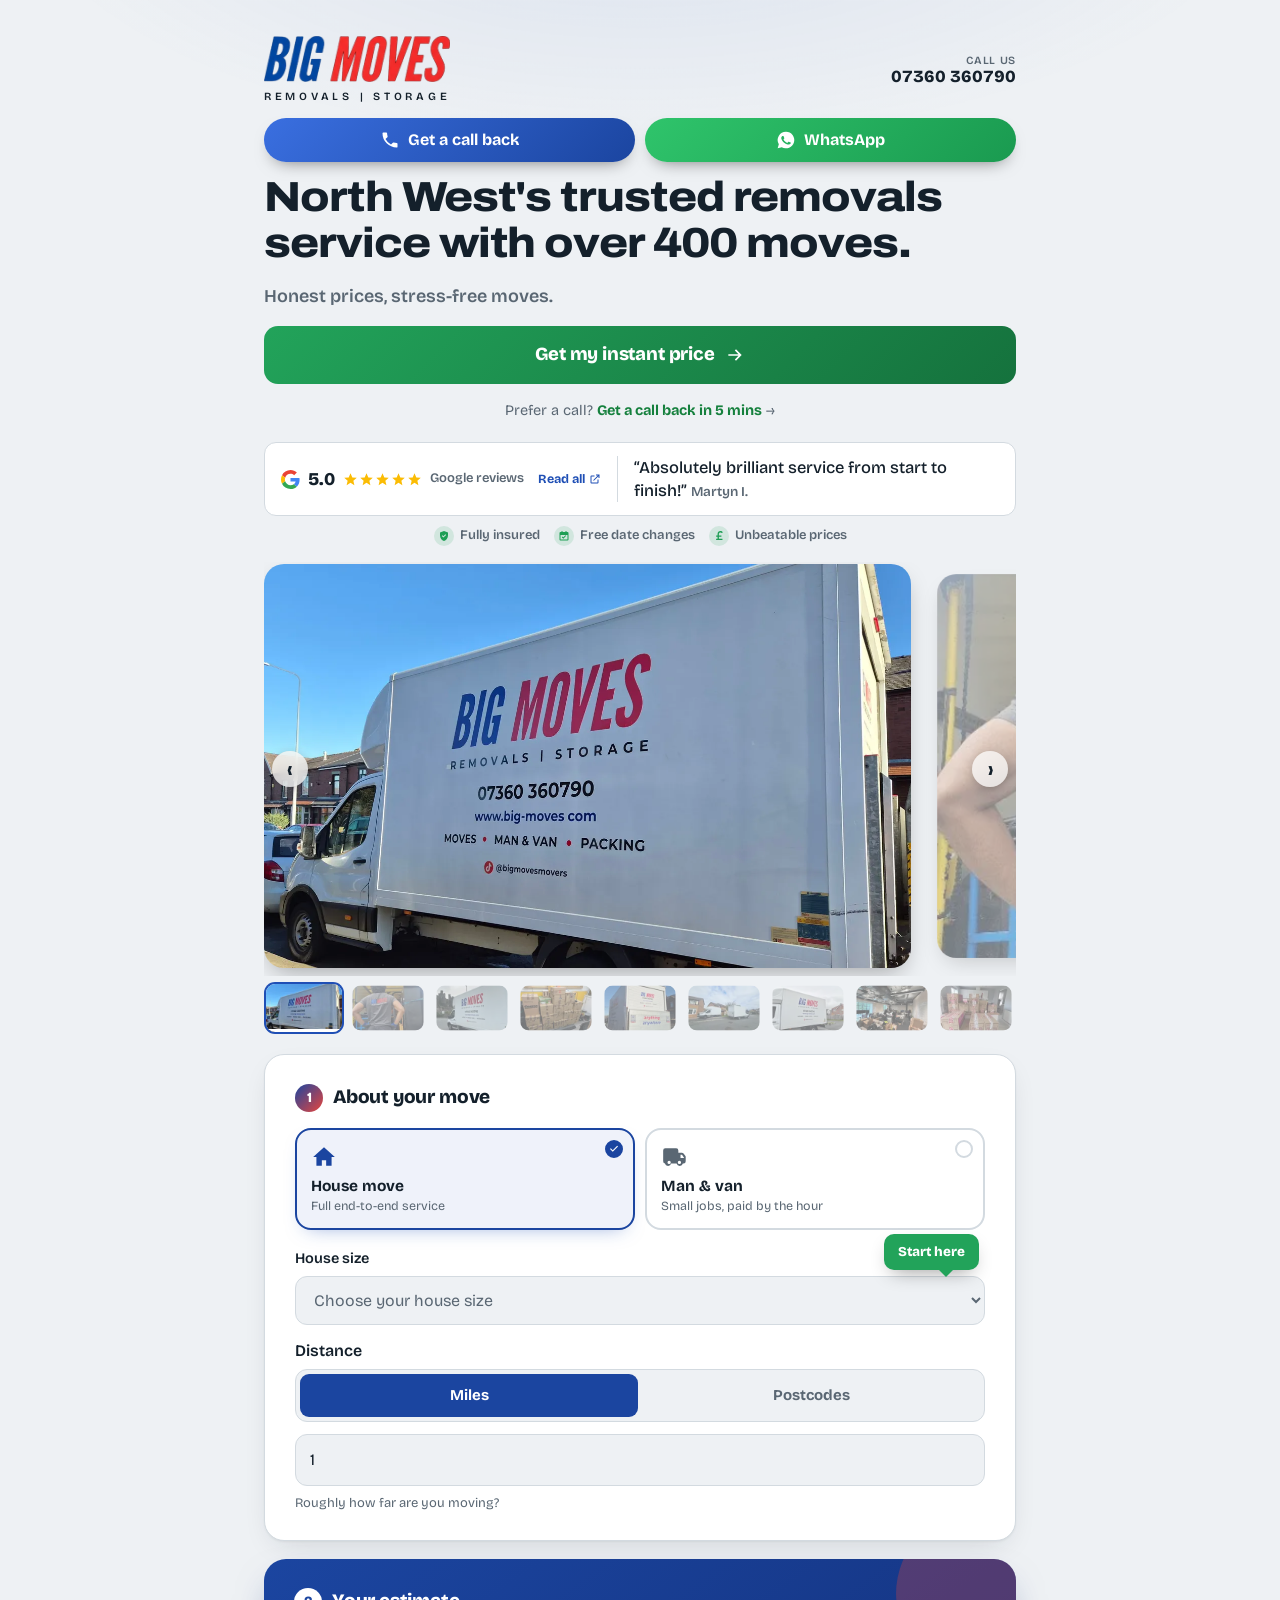
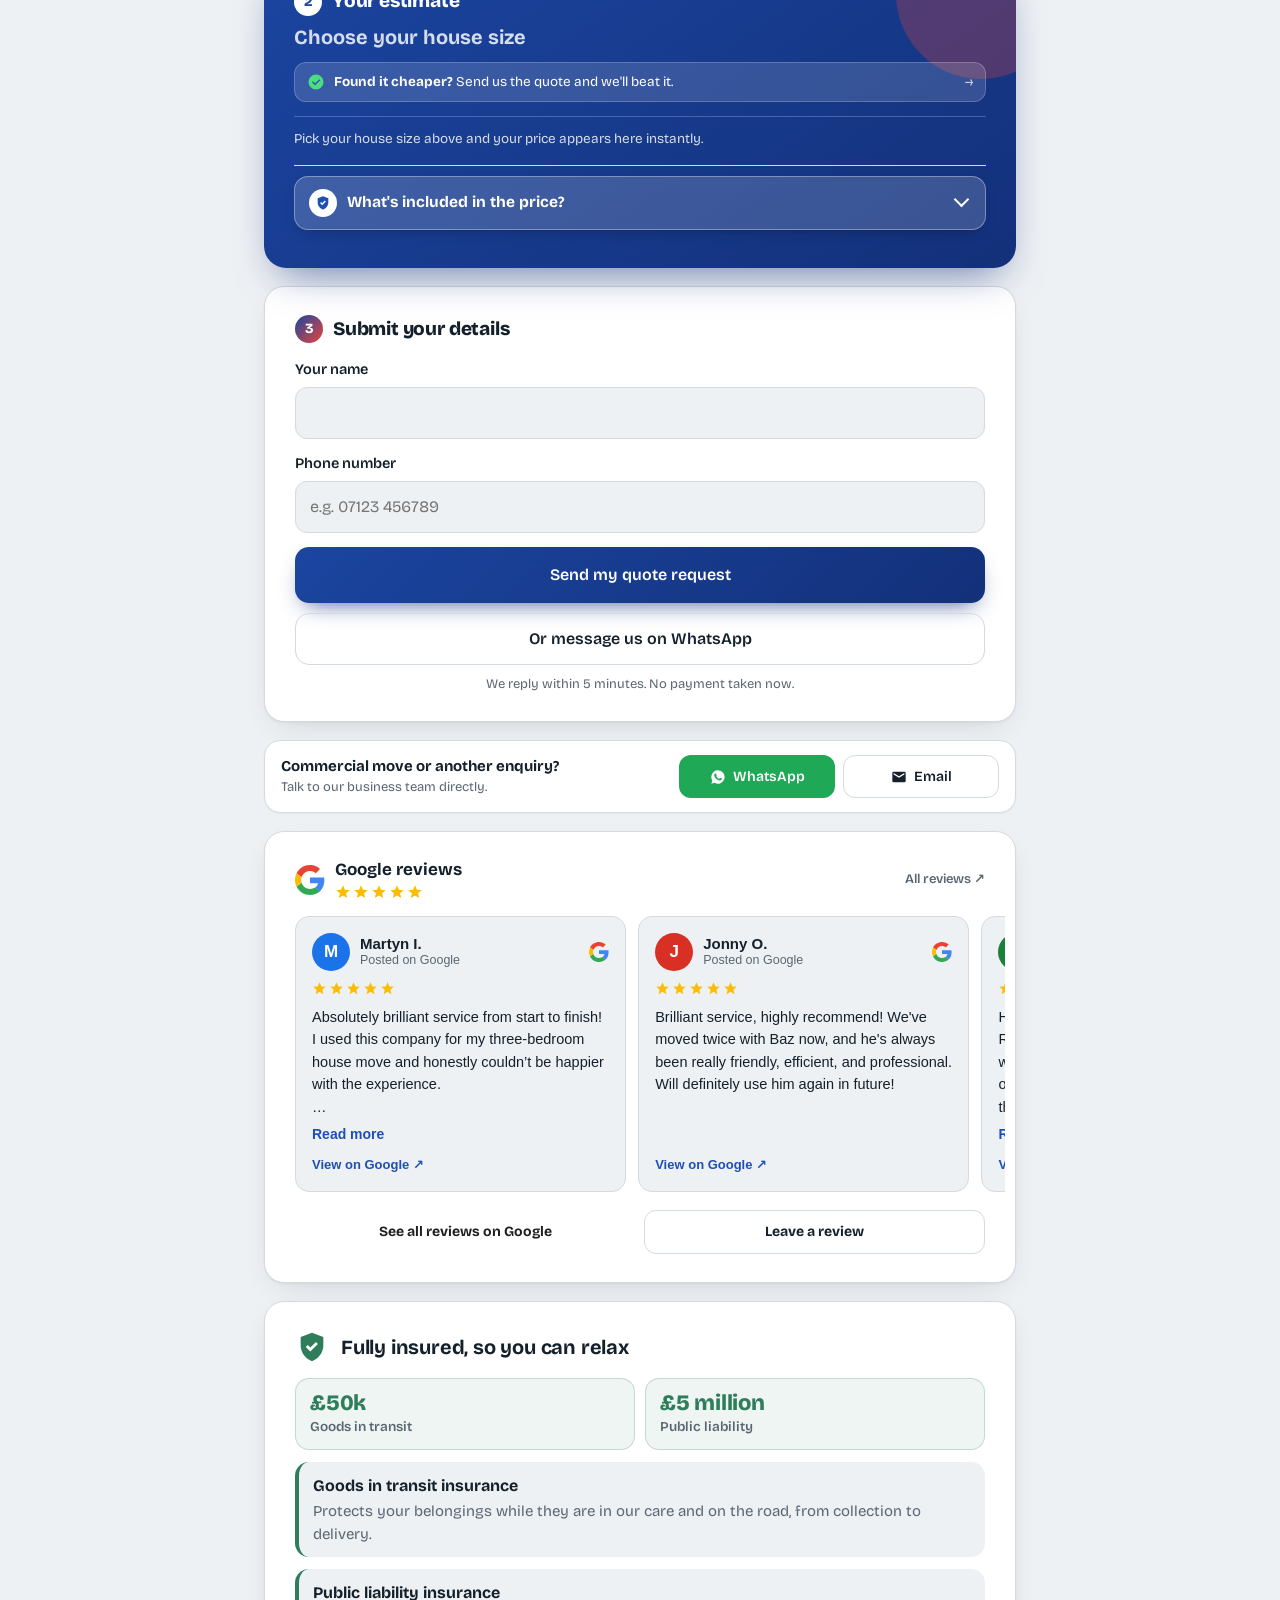
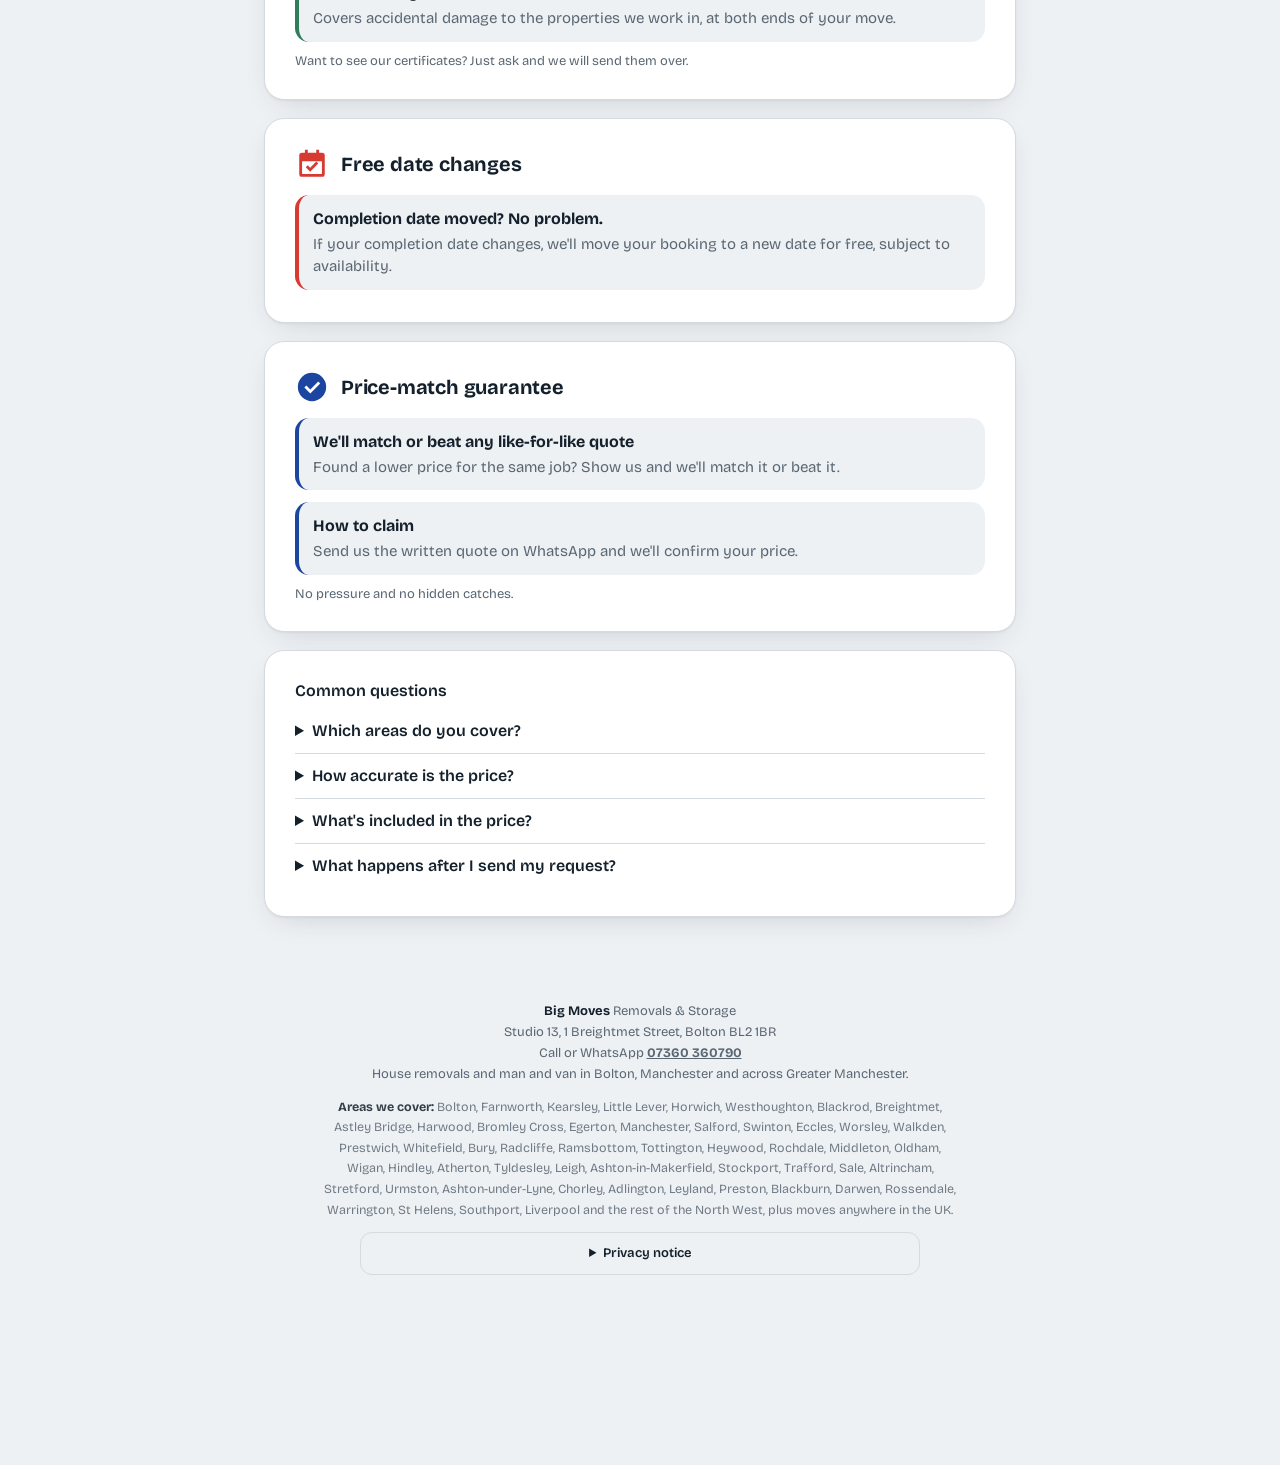
<file: index.html>
<!DOCTYPE html>
<html lang="en-GB" data-theme="light">
<head>
<meta charset="utf-8">
<meta name="viewport" content="width=device-width, initial-scale=1, viewport-fit=cover">
<title>Big Moves - Professional Movers</title>
<meta name="description" content="Fully insured house removals and man &amp; van across Bolton and Greater Manchester. See your price online in seconds. Found it cheaper? We'll beat it.">
<meta property="og:title" content="Big Moves - Professional Movers">
<meta property="og:description" content="Fully insured house removals and man &amp; van across Bolton and Greater Manchester. See your price online in seconds. Found it cheaper? We'll beat it.">
<meta property="og:type" content="website">
<meta name="theme-color" content="#EEF1F4"><meta name="color-scheme" content="light">
<link rel="preload" as="image" href="images/photo-15.webp" type="image/webp" fetchpriority="high">
<link rel="preconnect" href="https://fonts.googleapis.com"><link rel="preconnect" href="https://fonts.gstatic.com" crossorigin>
<link rel="stylesheet" href="https://fonts.googleapis.com/css2?family=Bricolage+Grotesque:wght@400;600;800&display=optional" media="print" onload="this.media='all'"><noscript><link rel="stylesheet" href="https://fonts.googleapis.com/css2?family=Bricolage+Grotesque:wght@400;600;800&display=optional"></noscript>
<link rel="stylesheet" href="https://fonts.googleapis.com/css2?family=Archivo:wdth,wght@112,800&display=swap">
<style>
:root{--bg:#EEF1F4;--card:#fff;--ink:#14202B;--mute:#5A6773;--line:#D3DAE0;--kraft:#1F4FB5;--kraft-d:#1B45A0;--ok:#2F7D5B;--tape:#E8453C;
box-sizing:border-box;padding-top:env(safe-area-inset-top,0px);padding-bottom:env(safe-area-inset-bottom,0px)}
@media (prefers-color-scheme:dark){:root:not([data-theme="light"]){--bg:#0F1720;--card:#18222D;--ink:#E9EEF2;--mute:#9AA7B2;--line:#2A3745;--kraft:#6C93F0;--kraft-d:#2E5BC4;--ok:#5CC596}}
:root[data-theme="dark"]{--bg:#0F1720;--card:#18222D;--ink:#E9EEF2;--mute:#9AA7B2;--line:#2A3745;--kraft:#6C93F0;--kraft-d:#2E5BC4;--ok:#5CC596}
*,*::before,*::after{box-sizing:inherit}
html{scroll-padding-top:env(safe-area-inset-top,0px)}
body{margin:0;background:var(--bg);color:var(--ink);font:16px/1.5 "Bricolage Grotesque",system-ui,-apple-system,"Segoe UI",sans-serif}
main{max-width:640px;margin:0 auto;padding:16px 16px 40px}
.brand{display:flex;align-items:center;gap:10px;margin-bottom:14px}
.brand{flex-wrap:wrap;gap:6px 14px}
.brand img{height:46px;width:auto;display:block}
.logo{display:flex;flex-direction:column;gap:7px}
.tag{font-weight:600;font-size:11px;letter-spacing:.34em;color:var(--ink);white-space:nowrap}
.brand svg{width:40px;height:40px;flex:none}
.brand span{font-weight:600;font-size:18px;color:var(--mute)}
h1{font-size:clamp(28px,7vw,40px);line-height:1.1;font-weight:800;margin:8px 0 6px;letter-spacing:-.02em}
.sub{color:var(--mute);margin:0 0 20px}
.card{background:var(--card);border:1px solid var(--line);border-radius:12px;padding:16px;margin-bottom:14px}
label,.lbl{display:block;font-weight:600;margin:0 0 6px}
.row{display:grid;grid-template-columns:1fr 1fr;gap:12px}
@media (max-width:480px){.row{grid-template-columns:1fr}}
.f{margin-bottom:14px}.f:last-child{margin-bottom:0}
select,input[type=number],input[type=text],input[type=tel],input[type=date]{width:100%;font:inherit;color:var(--ink);background:var(--bg);border:1px solid var(--line);border-radius:8px;padding:11px 12px}
select:focus-visible,input:focus-visible,button:focus-visible{outline:3px solid var(--kraft);outline-offset:2px}
.chk{display:flex;gap:10px;align-items:flex-start;margin:0 0 10px}
.chk input{width:20px;height:20px;margin-top:2px;accent-color:var(--kraft)}
.chk label{font-weight:400;margin:0}
.quote{border:2px solid var(--kraft);background:var(--card);border-radius:12px;padding:18px;margin-bottom:14px;position:relative}
.quote::before{content:"";position:absolute;left:18px;right:18px;top:-9px;height:16px;background:var(--tape);opacity:.85;border-radius:2px}
.price{font-size:clamp(34px,10vw,52px);font-weight:800;letter-spacing:-.02em;line-height:1.1;margin:8px 0 4px}
.meta{color:var(--mute);margin:0 0 4px}
.meta b{color:var(--ink)}
button{font:inherit;font-weight:600;width:100%;padding:14px;border:0;border-radius:10px;background:var(--kraft-d);color:#fff;cursor:pointer}
button.sec{background:transparent;color:var(--ink);border:1px solid var(--line);padding:10px;margin-top:10px}
button:hover{filter:brightness(1.08)}
.fine{font-size:13px;color:var(--mute);margin:10px 0 0}
.done{color:var(--ok);font-weight:600}
textarea{width:100%;font:inherit;color:var(--ink);background:var(--bg);border:1px solid var(--line);border-radius:8px;padding:11px 12px;resize:vertical}
textarea:focus-visible{outline:3px solid var(--kraft);outline-offset:2px}
.opt{display:flex;gap:12px;align-items:flex-start;border:2px solid var(--line);border-radius:12px;padding:12px;margin:14px 0 0;font-weight:400;cursor:pointer}
.opt input{width:20px;height:20px;margin-top:3px;accent-color:var(--kraft);flex:none}
.opt.on{border-color:var(--kraft-d)}
[hidden]{display:none!important}
.contact{margin-left:auto;display:flex;gap:8px}
.btn{display:inline-flex;align-items:center;justify-content:center;gap:8px;height:42px;padding:0 16px;border-radius:999px;color:#fff;text-decoration:none;font-weight:600;font-size:15px;white-space:nowrap}
.btn svg{width:18px;height:18px;fill:currentColor;flex:none}
.btn.call{background:var(--kraft-d)}
.btn.wa{background:#1FA855}
.btn:hover{filter:brightness(1.08)}
.btn:focus-visible{outline:3px solid var(--kraft);outline-offset:2px}
@media (max-width:480px){.contact{width:100%;margin-left:0}.btn{flex:1}}
.slider{margin:0 0 16px}
.frame{position:relative}
.arr{display:none;position:absolute;top:50%;transform:translateY(-50%);width:36px;height:36px;padding:0;border-radius:50%;background:rgba(255,255,255,.92);color:#14202B;font-size:24px;line-height:1;box-shadow:0 2px 8px rgba(0,0,0,.25)}
.arr.prev{left:8px}.arr.next{right:8px}
.arr{display:block;background:rgba(255,255,255,.72);-webkit-backdrop-filter:blur(8px);backdrop-filter:blur(8px);box-shadow:0 2px 10px rgba(0,0,0,.18);transition:background .2s,transform .2s}
.arr:hover{background:#fff}.arr:active{transform:translateY(-50%) scale(.92)}
@media (hover:none){.arr{width:32px;height:32px;font-size:21px;background:rgba(255,255,255,.88)}}
.track{position:relative;display:flex;gap:10px;overflow-x:auto;scroll-snap-type:x mandatory;scrollbar-width:none;padding:2px 0 8px;-webkit-overflow-scrolling:touch}
.track::-webkit-scrollbar{display:none}
.slide{flex:0 0 86%;margin:0;scroll-snap-align:start;opacity:.55;transform:scale(.95);transition:opacity .45s,transform .45s}
.slide.on,.slide:only-child{opacity:1;transform:none}
.slide:only-child{flex-basis:100%}
.slide img{display:block;width:100%;aspect-ratio:16/10;object-fit:cover;border-radius:20px;box-shadow:0 10px 24px -8px rgba(0,0,0,.35)}
.rev{margin:0 0 12px}.rev p{margin:0}
details{border-top:1px solid var(--line);padding:10px 0}
summary{cursor:pointer;font-weight:600}
details p{margin:8px 0 0}

/* ---- polish ---- */
body{background:radial-gradient(900px 380px at 50% -120px,rgba(31,79,181,.10),transparent 70%),var(--bg);-webkit-font-smoothing:antialiased}
main{padding-top:18px}
h1{font-size:clamp(30px,8vw,44px);line-height:1.05;margin:6px 0 8px}
.sub{font-size:17px;margin:0 0 14px}
.chips{display:flex;flex-wrap:wrap;gap:8px;list-style:none;padding:0;margin:0 0 18px}
.chips li{display:flex;align-items:center;gap:6px;font-size:13.5px;font-weight:600;padding:6px 12px;border-radius:999px;background:var(--card);border:1px solid var(--line)}
.chips li::before{content:"";width:7px;height:7px;border-radius:50%;background:var(--ok)}
.card{border-radius:20px;padding:20px;box-shadow:0 1px 2px rgba(20,32,43,.05),0 10px 30px -12px rgba(20,32,43,.18);margin-bottom:18px}
.step{display:flex;align-items:center;gap:10px;font-weight:800;font-size:19px;letter-spacing:-.01em;margin:0 0 16px}
.step i{font-style:normal;flex:none;width:28px;height:28px;border-radius:50%;display:grid;place-items:center;font-size:14px;font-weight:800;color:#fff;background:linear-gradient(135deg,var(--kraft-d),var(--tape))}
select,input[type=number],input[type=text],input[type=tel],input[type=date],textarea{border-radius:12px;padding:13px 14px;font-size:16px;transition:border-color .2s,box-shadow .2s}
select:focus,input:focus,textarea:focus{outline:none;border-color:var(--kraft-d);box-shadow:0 0 0 4px rgba(31,79,181,.18)}
label{font-size:14.5px}
.opt{border-radius:14px;transition:border-color .2s,background .2s}
.opt.on{background:rgba(31,79,181,.07)}
.quote{border:0;border-radius:22px;padding:22px 20px;background:linear-gradient(145deg,var(--kraft-d),#13307a);color:#fff;box-shadow:0 18px 40px -16px rgba(19,48,122,.65);margin-bottom:18px;overflow:hidden}
.quote::before{display:none}
.quote::after{content:"";position:absolute;right:-50px;top:-50px;width:170px;height:170px;border-radius:50%;background:rgba(232,69,60,.28)}
.quote>*{position:relative;z-index:1}
.quote .step{color:#fff;margin-bottom:10px}
.quote .step i{background:#fff;color:var(--kraft-d)}
.quote .meta,.quote .meta b{color:rgba(255,255,255,.88)}
.quote .meta b{color:#fff}
.price{font-size:clamp(38px,11vw,56px);margin:4px 0 8px}
.qnote{margin:14px 0 0;padding-top:12px;border-top:1px solid rgba(255,255,255,.22);font-size:13.5px;line-height:1.45;color:rgba(255,255,255,.82)}
button{border-radius:14px;padding:16px;font-size:16px;transition:transform .15s,filter .2s,box-shadow .2s}
#send{background:linear-gradient(135deg,var(--kraft-d),#13307a);box-shadow:0 10px 22px -10px rgba(19,48,122,.8)}
button:active{transform:scale(.985)}
button.sec{border-radius:14px;padding:13px}
.btn{height:44px}
.fine{line-height:1.45}
.ins-top{display:flex;align-items:center;gap:12px;margin-bottom:14px}
.ins-top svg{width:34px;height:34px;flex:none;fill:var(--ok)}
.ins-top h2{font-size:20px;line-height:1.2;margin:0;letter-spacing:-.01em}
.ins-list{list-style:none;margin:0 0 4px;padding:0;display:grid;gap:12px}
.ins-list li{display:flex;flex-direction:column;gap:2px;padding:12px 14px;border-radius:14px;background:var(--bg);border-left:4px solid var(--ok)}
.ins-list span{color:var(--mute);font-size:15px}
.ins-cover{display:grid;grid-template-columns:1fr 1fr;gap:10px;margin:0 0 12px}
.ins-cv{display:flex;flex-direction:column;gap:2px;padding:12px 14px;border-radius:14px;background:rgba(47,125,91,.08);border:1px solid rgba(47,125,91,.22)}
.ins-cv b{font-size:22px;line-height:1.1;font-weight:800;letter-spacing:-.01em;color:var(--ok);font-variant-numeric:tabular-nums}
.ins-cv span{font-size:13.5px;font-weight:600;color:var(--mute)}
.card details:first-of-type{border-top:0}
.trust-row{display:flex;flex-wrap:wrap;gap:8px;margin:0 0 18px}
.trust-row .rate{margin:0}
.tpill{display:inline-flex;align-items:center;gap:7px;padding:8px 14px;border-radius:999px;background:var(--card);border:1px solid var(--line);box-shadow:0 1px 2px rgba(20,32,43,.05),0 6px 16px -10px rgba(20,32,43,.25);color:var(--ink);font-weight:600;font-size:14.5px;line-height:1.2;white-space:nowrap}
.tpill svg{width:17px;height:17px;flex:none}


html{scroll-behavior:smooth}
#reviews{scroll-margin-top:16px}
.rate{display:inline-flex;align-items:center;gap:8px;margin:0 0 18px;padding:8px 14px;border-radius:999px;background:var(--card);border:1px solid var(--line);box-shadow:0 1px 2px rgba(20,32,43,.05),0 6px 16px -10px rgba(20,32,43,.25);color:var(--ink);font-weight:600;font-size:14.5px;text-decoration:none;transition:transform .15s,box-shadow .2s}
.rate:hover{transform:translateY(-1px)}
.rate-star{color:#F5B301;font-size:15px;letter-spacing:2px;line-height:1}
@media (prefers-reduced-motion:reduce){html{scroll-behavior:auto}}

.revs-top{display:flex;flex-wrap:wrap;align-items:baseline;justify-content:space-between;gap:4px 12px;margin-bottom:14px}
.revs-top h2{font-size:20px;line-height:1.2;margin:0;letter-spacing:-.01em}
.revs-count{font-size:13.5px;font-weight:600;color:var(--mute)}
.rv-track{display:flex;gap:12px;overflow-x:auto;scroll-snap-type:x mandatory;scrollbar-width:none;margin:0 -20px;padding:2px 20px 14px;-webkit-overflow-scrolling:touch;scroll-padding-left:20px}
.rv-track::-webkit-scrollbar{display:none}
.rv{flex:0 0 84%;scroll-snap-align:start;margin:0;padding:18px;border-radius:18px;background:var(--bg);border:1px solid var(--line);display:flex;flex-direction:column;gap:12px}
@media (min-width:560px){.rv{flex-basis:62%}}
.stars{color:#F5B301;font-size:18px;letter-spacing:3px;line-height:1}
.rv blockquote{margin:0;font-size:15.5px;line-height:1.55}
.rv-by{display:flex;align-items:center;gap:10px;margin-top:auto}
.rv-av{width:36px;height:36px;border-radius:50%;display:grid;place-items:center;color:#fff;font-weight:800;font-size:15px;flex:none}
.rv-who{display:flex;flex-direction:column;line-height:1.25}
.rv-who small{color:var(--mute);font-size:12.5px}
.revs-link{display:inline-block;margin-top:2px;font-weight:600;font-size:14.5px;color:var(--kraft-d);text-decoration:none;border-bottom:2px solid var(--tape)}
.revs-link:hover{filter:brightness(1.15)}

.priv{display:flex;align-items:flex-start;gap:8px;margin:14px 0 0;font-size:14px;line-height:1.45;color:var(--mute)}
.priv svg{width:16px;height:16px;flex:none;margin-top:2px;fill:var(--ok)}
@media (min-width:720px){main{padding-top:30px}}
.loadq{margin:16px 0 0}
.loadq>label.h{display:block;font-weight:600;margin-bottom:2px}
.lopt{display:flex;gap:10px;align-items:flex-start;border:2px solid var(--line);border-radius:12px;padding:9px 12px;margin:8px 0 0;cursor:pointer;font-weight:400;transition:border-color .2s,background .2s}
.lopt input{width:20px;height:20px;margin-top:3px;accent-color:var(--kraft);flex:none}
.lopt b{display:block;font-size:15px;margin-bottom:1px}
.lopt span{display:block;font-size:13px;line-height:1.4;color:var(--mute)}
.lopt.on{border-color:var(--kraft-d);background:rgba(31,79,181,.07)}
.nsnote{margin:10px 0 0;padding:12px 14px;border-radius:12px;background:rgba(31,79,181,.07);font-size:14px;line-height:1.5}
.nsnote a{color:var(--kraft-d);font-weight:600}
.mailline{margin:12px 0 0;font-size:14px;color:var(--mute);text-align:center}
.mailline a{color:var(--kraft-d);font-weight:600;text-decoration:none}
.reach{display:grid;grid-template-columns:1fr 1fr;gap:8px;margin:0 0 18px}
.reach a:last-child{grid-column:1/-1}.reach{grid-template-columns:1fr!important}
.reach a{display:flex;align-items:center;justify-content:center;gap:7px;padding:10px 12px;border:1px solid var(--line);border-radius:12px;background:var(--card);font-weight:600;font-size:14px;color:var(--ink);text-decoration:none;white-space:nowrap;box-shadow:0 1px 2px rgba(20,32,43,.05)}
@media (min-width:720px){.reach{grid-template-columns:1fr 1fr 1.3fr}.reach a:last-child{grid-column:auto}}
.reach a:hover{color:var(--kraft-d);border-color:var(--kraft-d)}
.reach svg{width:15px;height:15px;flex:none;fill:var(--kraft-d)}
.seg{display:grid;grid-template-columns:1fr 1fr;gap:10px;margin:0 0 18px}
.seg label{position:relative;display:flex;flex-direction:column;align-items:flex-start;gap:3px;margin:0;padding:14px 14px 13px;border:2px solid var(--line);border-radius:16px;background:var(--card);cursor:pointer;transition:border-color .2s,background .2s,box-shadow .2s,transform .15s}
.seg label:hover{border-color:rgba(31,79,181,.4)}
.seg label:active{transform:scale(.98)}
.seg input{position:absolute;opacity:0;pointer-events:none}
.seg svg.ic{width:26px;height:26px;fill:var(--mute);margin-bottom:4px;transition:fill .2s}
.seg b{font-size:15.5px;color:var(--ink);line-height:1.2}
.seg span{font-size:12.5px;line-height:1.35;color:var(--mute);font-weight:400}
.seg label::after{content:"";position:absolute;top:10px;right:10px;width:18px;height:18px;border-radius:50%;border:2px solid var(--line);transition:all .2s}
.seg label.on{border-color:var(--kraft-d);background:rgba(31,79,181,.07);box-shadow:0 8px 20px -12px rgba(31,79,181,.55)}
.seg label.on svg.ic{fill:var(--kraft-d)}
.seg label.on::after{border-color:var(--kraft-d);background:var(--kraft-d) url("data:image/svg+xml,%3Csvg xmlns='http://www.w3.org/2000/svg' viewBox='0 0 24 24'%3E%3Cpath fill='white' d='M9.5 17.5L4 12l1.6-1.6 3.9 3.9 8.9-8.9L20 7z'/%3E%3C/svg%3E") center/12px no-repeat}
.mvrates{margin:12px 0 0;padding:12px 14px;border-radius:12px;background:rgba(31,79,181,.07);font-size:13.5px;line-height:1.55}
.mvrates b{color:var(--kraft-d)}
.trust-row,.reach{display:grid!important;grid-template-columns:1fr 1fr;gap:6px!important;margin:0 0 6px!important}
.reach{margin-bottom:16px!important}
.trust-row .rate,.trust-row .tpill,.reach a{display:flex;align-items:center;justify-content:center;gap:6px;margin:0;padding:7px 8px;border-radius:10px;font-size:13px;font-weight:600;line-height:1.2;box-shadow:none;white-space:nowrap;min-width:0}
.trust-row .rate{grid-column:1/-1}
.trust-row .rate .rate-star{font-size:12px;letter-spacing:1px}
.trust-row .tpill svg{width:14px;height:14px}
@media (max-width:400px){.reach a{font-size:12.5px;padding:7px 5px;gap:5px}}
.reach svg{width:13px;height:13px}
@media (min-width:720px){.trust-row,.reach{grid-template-columns:1fr 1fr 1.3fr!important}.trust-row .rate{grid-column:auto}.reach a:last-child{grid-column:auto}}
.biz{display:flex;flex-direction:column;gap:10px;margin:0 0 18px;padding:14px 16px;border:1px solid var(--line);border-radius:16px;background:var(--card);box-shadow:0 1px 2px rgba(20,32,43,.05)}
.biz b{display:block;font-size:15px;line-height:1.25}
.biz span.s{display:block;font-size:13px;color:var(--mute);margin-top:2px}
.biz .bb{display:grid;grid-template-columns:1fr 1fr;gap:8px}
.biz .bb a{display:flex;align-items:center;justify-content:center;gap:7px;padding:10px 8px;border-radius:12px;font-weight:600;font-size:14px;text-decoration:none}
.biz .bw{background:#1FA855;color:#fff}
.biz .be{border:1px solid var(--line);color:var(--ink);background:transparent}
.biz svg{width:16px;height:16px;flex:none;fill:currentColor}
@media (min-width:720px){.biz{flex-direction:row;align-items:center;justify-content:space-between}.biz .bb{min-width:320px}}
#insured,#pricematch{scroll-margin-top:16px}
a.tpill{text-decoration:none;cursor:pointer;transition:transform .15s,border-color .2s}
a.tpill:hover{border-color:var(--kraft-d)}
a.tpill:active{transform:scale(.97)}
.pm .ins-top svg{fill:var(--kraft-d)}
.pm .ins-list li{border-left-color:var(--kraft-d)}
.dc .ins-top svg{fill:#D63A31}
.dc .ins-list li{border-left-color:#D63A31}
.foot{max-width:760px;margin:0 auto;padding:6px 20px 96px;text-align:center;font-size:13px;line-height:1.6;color:var(--mute)}
.foot b{color:var(--ink)}
.foot{padding-bottom:110px}
.fq{position:fixed;left:0;right:0;bottom:0;z-index:60;padding:0 12px calc(12px + env(safe-area-inset-bottom));display:flex;justify-content:center;pointer-events:none;transition:transform .55s cubic-bezier(.22,1.2,.36,1),opacity .35s}
.fq.hide,.fq.off{transform:translateY(140%);opacity:0}
.fq-in{pointer-events:auto;width:100%;max-width:520px;display:flex;align-items:center;gap:10px;padding:10px 10px 10px 16px;border-radius:18px;color:#fff;background:linear-gradient(135deg,rgba(24,52,128,.94),rgba(12,28,78,.94));-webkit-backdrop-filter:blur(18px) saturate(1.5);backdrop-filter:blur(18px) saturate(1.5);border:1px solid rgba(255,255,255,.16);box-shadow:0 18px 40px -12px rgba(10,24,70,.7),0 2px 0 rgba(255,255,255,.12) inset}
.fq-t{flex:1;min-width:0;line-height:1}
.fq-l{display:flex;align-items:center;gap:6px;font-size:10.5px;letter-spacing:.09em;text-transform:uppercase;font-weight:700;color:rgba(255,255,255,.7)}
.fq-p{margin-top:5px;font-size:24px;font-weight:800;letter-spacing:-.02em;font-variant-numeric:tabular-nums;white-space:nowrap}
.fq-d{margin-top:4px;font-size:11.5px;color:rgba(255,255,255,.62);white-space:nowrap;overflow:hidden;text-overflow:ellipsis}
.fq-btn{width:auto!important;margin:0!important;flex:none;display:inline-flex!important;align-items:center;gap:7px;padding:0 18px!important;height:48px;border-radius:12px!important;border:0!important;color:#fff!important;font-weight:700!important;font-size:14.5px!important;white-space:nowrap;background:linear-gradient(135deg,#2FC46B,#1A9A50)!important;box-shadow:0 8px 18px -6px rgba(31,170,90,.75),0 1px 0 rgba(255,255,255,.35) inset!important;transition:transform .15s,filter .2s}
.fq-btn:hover{filter:brightness(1.08)}
.fq-btn:active{transform:scale(.96)}
.fq-btn svg{width:16px;height:16px;fill:none;stroke:currentColor;stroke-width:2.6;stroke-linecap:round;stroke-linejoin:round}
.fq-btn[hidden]{display:none!important}
@media (max-width:380px){.fq-p{font-size:21px}.fq-btn{padding:0 14px!important;font-size:13.5px!important}}
@media (prefers-reduced-motion:reduce){.fq,.fq-l::before{transition:none;animation:none}}
.foot{padding-bottom:120px}
.beat{display:flex;align-items:center;gap:9px;margin:14px 0 0;padding:10px 12px;border-radius:12px;background:rgba(255,255,255,.14);border:1px solid rgba(255,255,255,.2);color:#fff;text-decoration:none;font-size:13.5px;line-height:1.35}
.beat svg{width:18px;height:18px;flex:none;fill:#4ADE80}
.beat span{flex:1}
.beat b{font-weight:700}
.beat i{font-style:normal;opacity:.8}
.beat:hover{background:rgba(255,255,255,.2)}
.fq-p{height:1.1em;line-height:1.1;display:flex;align-items:flex-start}
.od{display:inline-block;height:1.1em;overflow:hidden;flex:none}
.od-i{display:flex;flex-direction:column;transition:transform .7s cubic-bezier(.2,.9,.25,1)}
.od-i span{display:block;height:1.1em;line-height:1.1}
.od-s{display:inline-block;height:1.1em;white-space:pre}
@media (prefers-reduced-motion:reduce){.od-i{transition:none}}
.sh-back{position:fixed;inset:0;z-index:80;background:rgba(10,20,50,.55);opacity:0;pointer-events:none;transition:opacity .3s}
.sh-back.open{opacity:1;pointer-events:auto}
.sheet{position:fixed;left:0;right:0;bottom:0;z-index:90;margin:0 auto;max-width:520px;max-height:92vh;overflow:auto;padding:10px 18px calc(18px + env(safe-area-inset-bottom));background:var(--card);border-radius:22px 22px 0 0;box-shadow:0 -20px 50px -20px rgba(10,24,70,.5);transform:translateY(105%);transition:transform .45s cubic-bezier(.22,1,.36,1),visibility 0s .45s;visibility:hidden}
.sheet.open{transform:none;visibility:visible;transition:transform .45s cubic-bezier(.22,1,.36,1),visibility 0s}
.sh-grab{width:42px;height:5px;border-radius:3px;background:var(--line);margin:0 auto 12px}
.sh-top{display:flex;align-items:flex-start;justify-content:space-between;gap:12px;margin-bottom:14px}
.sh-top h3{margin:0;font-size:18px;letter-spacing:-.01em}
.sh-top .sh-p{display:block;margin-top:3px;font-size:22px;font-weight:800;color:var(--kraft-d);font-variant-numeric:tabular-nums}
.sh-x{width:34px!important;height:34px;padding:0!important;border-radius:50%!important;background:rgba(20,32,43,.07)!important;color:var(--ink)!important;font-size:18px!important;line-height:1;flex:none}
.sh-go{display:flex!important;align-items:center;justify-content:center;gap:8px;width:100%;margin-top:4px;border-radius:14px!important;background:linear-gradient(135deg,#2FC46B,#1A9A50)!important;box-shadow:0 10px 22px -8px rgba(31,170,90,.75)!important}
.sh-wa{display:block;text-align:center;margin-top:12px;font-weight:600;font-size:14.5px;color:var(--kraft-d);text-decoration:none}
#sMsg{min-height:1.2em}
.foot{padding-bottom:120px}
.reply{display:flex;align-items:center;justify-content:center;gap:7px;margin:0 0 12px;font-size:13.5px;font-weight:600;color:var(--ink)}
.reply svg{width:15px;height:15px;flex:none;fill:var(--ok)}
.reply span{color:var(--mute);font-weight:400}
@media (min-width:720px){.reach{grid-template-columns:1fr!important}}
@media (max-width:719px){.trust-row{grid-template-columns:1fr 1fr!important}.trust-row .rate{grid-column:1/-1}.trust-row .tpill{grid-column:auto;padding:9px 6px;font-size:13px;gap:6px}}
@media (max-width:420px){.trust-row .tpill{font-size:clamp(10.5px,3.2vw,12.5px);white-space:nowrap;line-height:1.2;padding:9px 4px;gap:5px}.trust-row .tpill svg{width:13px;height:13px;flex:none}}
@media (min-width:720px){.trust-row{grid-template-columns:1fr 1fr!important}.trust-row .rate{grid-column:1/-1}}
@media (max-width:719px){.reach a{padding:9px 14px!important;font-size:13.5px!important;gap:8px!important}.reach svg{width:15px;height:15px}}
.trust-row .rate,.trust-row .tpill,.reach a{min-height:38px;box-sizing:border-box}
body.dock-pad main{padding-bottom:16px!important}
.foot{padding-bottom:100px!important}
.fq-d{display:flex!important;align-items:center;gap:12px;margin-top:6px!important;height:22px;overflow:hidden;white-space:nowrap;color:rgba(255,255,255,.94)!important;font-size:inherit}
.fq-d .g{display:flex;align-items:center;flex:none}
.fq-d svg{height:20px;width:auto;display:block;fill:currentColor;flex:none}
.fq-d .g svg + svg{margin-left:1px}
.fq-d i{font-style:normal;font-size:11.5px;font-weight:600;color:rgba(255,255,255,.72);margin-left:6px}
.fq-d.pop svg{animation:fqPop .45s cubic-bezier(.3,1.6,.5,1) both}
.fq-d.pop svg:nth-child(2){animation-delay:.06s}.fq-d.pop svg:nth-child(3){animation-delay:.12s}.fq-d.pop svg:nth-child(4){animation-delay:.18s}.fq-d.pop svg:nth-child(5){animation-delay:.24s}
@keyframes fqPop{0%{opacity:0;transform:translateY(5px) scale(.5)}100%{opacity:1;transform:none}}
@media (prefers-reduced-motion:reduce){.fq-d.pop svg{animation:none}}
.fq-d.tight{gap:9px}.fq-d.tight svg{height:17px}.fq-d.tight i{display:none}.fq-d.tight .g svg + svg{margin-left:-2px}
.fq-d.tight .g svg.v + svg.v{margin-left:4px}
.fq-d{height:18px!important;gap:9px!important;margin-top:7px!important;color:rgba(255,255,255,.9)!important}
.fq-d svg{height:15px!important}
.fq-d .g + .g{padding-left:9px;border-left:1px solid rgba(255,255,255,.18)}
.fq-d i{font-size:10.5px;margin-left:5px;letter-spacing:.01em}
.fq-d.tight{gap:7px!important}.fq-d.tight svg{height:13px!important}.fq-d.tight .g + .g{padding-left:7px}
.fq-l{gap:8px!important;height:16px;align-items:center}
.fq-l > span{flex:none}
.fq-l .fq-d{margin:0 0 0 1px!important;height:16px!important;padding-left:9px;border-left:1px solid rgba(255,255,255,.2);letter-spacing:0;text-transform:none;gap:8px!important}
.fq-l .fq-d svg{height:14px!important}
.fq-l .fq-d.tight svg{height:12px!important}
.fq-l .fq-d .g + .g{padding-left:8px}
@media (max-width:360px){.fq-l .fq-d i{display:none}}
.fq-d em{font-style:normal;font-size:10.5px;font-weight:700;margin-left:4px;color:rgba(255,255,255,.85)}
.fq-t{overflow:visible}
.fq-l{min-width:0;overflow:visible}
.fq-l .fq-d{min-width:0;flex:0 1 auto;overflow:hidden}
@media (max-width:420px){.fq-l .fq-d i{display:none}}
@media (max-width:340px){.fq-l > span{display:none}.fq-l .fq-d{border-left:0;padding-left:0;margin-left:0!important}.fq-btn{padding:0 12px!important;font-size:13.5px!important}.fq-btn svg{display:none}}
.fq-l .fq-d{--ih:14px}.fq-l .fq-d.tight{--ih:12px}
.fq-d svg{height:var(--ih)!important;width:calc(var(--ih) * 1.25)!important;min-width:calc(var(--ih) * 1.25)!important;max-width:none!important;flex:none!important}
.fq-d svg.v{width:calc(var(--ih) * 1.6)!important;min-width:calc(var(--ih) * 1.6)!important}
.fq-d svg.l{width:calc(var(--ih) * 1.083)!important;min-width:calc(var(--ih) * 1.083)!important}
.fq-l{padding-left:2px}
.rate .gl{width:16px;height:16px;flex:none;display:block}
@media (max-width:340px){.rate .gl{width:14px;height:14px}.trust-row .rate{gap:5px;font-size:12.5px}}
@media (max-width:340px){#rate > span:last-child{display:none}}

.thx-back{position:fixed;inset:0;z-index:2000;display:none;align-items:center;justify-content:center;padding:20px;background:rgba(15,25,35,.55);backdrop-filter:blur(3px);-webkit-backdrop-filter:blur(3px)}
.thx-back.on{display:flex;animation:thxf .25s ease}
.thx{position:relative;width:100%;max-width:380px;background:var(--card);border-radius:24px;padding:30px 24px 24px;text-align:center;box-shadow:0 24px 60px -12px rgba(0,0,0,.45);animation:thxp .4s cubic-bezier(.2,1.3,.4,1)}
.thx-tick{width:68px;height:68px;margin:0 auto 14px;border-radius:50%;background:var(--ok);display:grid;place-items:center}
.thx-tick svg{width:36px;height:36px;fill:none;stroke:#fff;stroke-width:3.2;stroke-linecap:round;stroke-linejoin:round;stroke-dasharray:30;stroke-dashoffset:30;animation:thxd .5s .25s ease forwards}
.thx h3{margin:0 0 8px;font-size:23px;letter-spacing:-.01em}
.thx p{margin:0 0 18px;color:var(--mute);font-size:15.5px;line-height:1.45}
.thx button{width:100%;border:0;border-radius:14px;padding:14px;font:inherit;font-weight:700;font-size:16px;color:#fff;background:var(--ok);cursor:pointer}
@keyframes thxf{from{opacity:0}to{opacity:1}}
@keyframes thxp{from{opacity:0;transform:scale(.88) translateY(12px)}to{opacity:1;transform:none}}
@keyframes thxd{to{stroke-dashoffset:0}}
@media (prefers-reduced-motion:reduce){.thx,.thx-back.on,.thx-tick svg{animation:none}.thx-tick svg{stroke-dashoffset:0}}

.thumbs{display:flex;justify-content:center;align-items:center;gap:7px;padding:8px 0 4px}
.th{position:relative;flex:none;width:8px;height:8px;padding:0;border:0;border-radius:99px;background:var(--line);overflow:hidden;cursor:pointer;transition:width .35s cubic-bezier(.3,1.2,.4,1),background .3s}
.th::before{content:"";position:absolute;inset:-10px -3px}
.th.on{width:30px;background:var(--kraft-d)}
.slider.run .th.on{background:var(--line)}
.slider.run .th.on::after{content:"";position:absolute;inset:0;background:var(--kraft-d);border-radius:inherit;transform-origin:left;animation:thfill 3.5s linear forwards}
@keyframes thfill{from{transform:scaleX(0)}to{transform:scaleX(1)}}

/* ---- primary CTA ---- */
.cta{display:flex;align-items:center;justify-content:center;gap:10px;width:100%;min-height:60px;padding:16px 20px;border-radius:16px;background:linear-gradient(135deg,#22A35A,#15723D);color:#fff;font-weight:800;font-size:19px;letter-spacing:-.01em;text-decoration:none;box-shadow:none;transition:transform .15s,filter .2s}
.cta svg{width:22px;height:22px;fill:currentColor;flex:none;transition:transform .2s}
.cta:hover{filter:brightness(1.06)}.cta:hover svg{transform:translateX(3px)}
.cta:active{transform:scale(.985)}
.cta:focus-visible{outline:3px solid var(--kraft);outline-offset:3px}
.cta-note{display:flex;justify-content:center;flex-wrap:wrap;gap:4px 14px;margin:10px 0 20px;font-size:14px;font-weight:600;color:var(--mute);list-style:none;padding:0}
.cta-note li{display:flex;align-items:center;gap:5px}
.cta-note svg{width:14px;height:14px;fill:var(--ok);flex:none}
#quote{scroll-margin-top:14px}
#quote.flash{animation:qflash 1.4s ease}
@keyframes qflash{0%,100%{box-shadow:0 1px 2px rgba(20,32,43,.05),0 10px 30px -12px rgba(20,32,43,.18)}30%{box-shadow:0 0 0 4px rgba(34,163,90,.45),0 10px 30px -12px rgba(20,32,43,.18)}}
@media (prefers-reduced-motion:reduce){#quote.flash{animation:none}}
/* contact buttons become secondary */
.brand .contact .btn{height:38px;font-size:14px;padding:0 14px;background:var(--card);color:var(--ink);border:1px solid var(--line);box-shadow:none}
.brand .contact .btn.call svg{fill:var(--kraft-d)}
.brand .contact .btn.wa svg{fill:#1FA855}
.sub{margin-bottom:16px}



/* ---- perks strip (compact) ---- */
.perks{list-style:none;margin:10px 0 18px;padding:0;display:flex;justify-content:center;align-items:center;flex-wrap:wrap;gap:4px 0}
.perks li{display:flex;align-items:center;gap:5px;padding:0 10px;font-size:13px;font-weight:600;color:var(--mute);white-space:nowrap}
.perks li+li{border-left:1px solid var(--line)}
.pk-ic{display:grid;place-items:center;width:16px;height:16px;border-radius:50%;flex:none;background:rgba(34,163,90,.16)}
.pk-ic svg{width:10px;height:10px;fill:#22A35A}
@media (prefers-color-scheme:dark){:root:not([data-theme="light"]) .pk-ic svg{fill:#4ED38A}}
:root[data-theme="dark"] .pk-ic svg{fill:#4ED38A}


/* ---- dark everywhere ---- */
:root,:root[data-theme]{color-scheme:light}
html,body{background-color:#EEF1F4}

/* ---- privacy notice ---- */
.priv-n{max-width:560px;margin:12px auto 0;text-align:left;border:1px solid var(--line);border-radius:12px;padding:0 14px}
.priv-n summary{cursor:pointer;padding:10px 0;font-weight:600;color:var(--ink);text-align:center;list-style-position:inside}
.priv-n p{margin:0 0 10px;font-size:13px;line-height:1.55}
.priv-n a{color:var(--kraft)}
/* ---- header phone ---- */
.hphone{margin-left:auto;display:flex;flex-direction:column;align-items:flex-end;line-height:1.15;text-decoration:none;color:var(--ink)}
.hphone small{font-size:11px;font-weight:600;letter-spacing:.06em;text-transform:uppercase;color:var(--mute)}
.hphone b{font-size:17px;font-weight:800;font-variant-numeric:tabular-nums;white-space:nowrap}
.brand img{width:auto;height:46px}
.brand{flex-wrap:nowrap;align-items:center}
@media (max-width:360px){.hphone b{font-size:15px}.brand img{height:38px}}

/* ---- live dot (composited) ---- */
.fq-l::before{content:"";width:6px;height:6px;border-radius:50%;background:#4ADE80;flex:none}
.fq-l>span{position:relative}

/* ---- distance toggle ---- */
.dt{display:grid;grid-template-columns:1fr 1fr;gap:4px;padding:4px;margin:0 0 12px;border-radius:12px;background:var(--bg);border:1px solid var(--line)}
.dt label{position:relative;margin:0;padding:10px 8px;border-radius:9px;text-align:center;font-weight:700;font-size:15px;color:var(--mute);cursor:pointer;transition:background .2s,color .2s}
.dt input{position:absolute;opacity:0;pointer-events:none}
.dt label.on{background:var(--kraft-d);color:#fff}
.dt label:has(input:focus-visible){outline:3px solid var(--kraft);outline-offset:2px}
#dnote{margin-top:8px}

/* ---- floating call + WhatsApp ---- */
.fc{position:fixed;right:12px;bottom:calc(14px + env(safe-area-inset-bottom,0px));z-index:55;display:flex;align-items:center;gap:9px;transition:transform .45s cubic-bezier(.22,1,.36,1),opacity .3s;}
body.fq-on .fc{transform:translateY(-90px)}
.fc.hide{opacity:0;pointer-events:none}
.fc-b{position:relative;flex:none;width:54px;height:54px;border-radius:50%;display:grid;place-items:center;color:#fff;text-decoration:none;box-shadow:0 10px 22px -8px rgba(0,0,0,.65);animation:fcPop 4.8s ease-in-out 2s infinite}
.fc-b svg{position:relative;z-index:1;width:26px;height:26px;fill:currentColor}
.fc-b::before{content:"";position:absolute;inset:0;border-radius:50%;background:inherit;opacity:0;animation:fcRing 4.8s ease-out 2s infinite}
.fc-call{background:linear-gradient(135deg,#3A6FE0,#1B45A0)}
.fc-wa{background:linear-gradient(135deg,#2FC46B,#1A9A50)}
.fc-wa,.fc-wa::before{animation-delay:2.3s}
.fc-b:hover{animation:none;transform:scale(1.07)}
.fc-b:active{transform:scale(.94)}
.fc-b:focus-visible{outline:3px solid #fff;outline-offset:3px}
@keyframes fcPop{0%,74%,100%{transform:scale(1)}80%{transform:scale(1.14)}86%{transform:scale(.97)}92%{transform:scale(1.04)}}
@keyframes fcRing{0%,74%{transform:scale(1);opacity:0}76%{opacity:.55}100%{transform:scale(1.75);opacity:0}}
@media (max-width:360px){.fc{gap:7px;right:8px}.fc-b{width:50px;height:50px}}
@media (prefers-reduced-motion:reduce){.fc,.fc-b,.fc-b::before{animation:none}}
.foot{padding-bottom:190px!important}

.fc{transition:transform .45s cubic-bezier(.22,1,.36,1),opacity .3s,scale .45s cubic-bezier(.22,1.3,.36,1)}
.fc.off{opacity:0;scale:.6;pointer-events:none}
.topbtns{display:grid;grid-template-columns:1fr 1fr;gap:10px;margin:0 0 14px}
.topbtns .btn{height:48px;font-size:16px;font-weight:700;box-shadow:0 8px 18px -10px rgba(0,0,0,.6)}
.topbtns .btn svg{width:20px;height:20px}
.topbtns .btn.call{background:linear-gradient(135deg,#3A6FE0,#1B45A0)}
.topbtns .btn.wa{background:linear-gradient(135deg,#2FC46B,#1A9A50)}
/* slider polish */
.track{scroll-behavior:auto;overscroll-behavior-x:contain}
.track.gliding{scroll-snap-type:none}
.slide{scroll-snap-stop:always;transition:opacity .7s cubic-bezier(.22,1,.36,1),transform .7s cubic-bezier(.22,1,.36,1);will-change:transform,opacity;backface-visibility:hidden}
.slide img{background:#18222D}
.th{transition:width .5s cubic-bezier(.22,1,.36,1),background .3s}

/* thumbnail strip */
.thumbs{position:relative;display:flex;justify-content:flex-start;gap:8px;padding:8px 2px 6px;overflow-x:auto;scrollbar-width:none;-webkit-overflow-scrolling:touch;scroll-behavior:smooth}
.thumbs::-webkit-scrollbar{display:none}
.thumbs .th{position:relative;flex:none;width:64px;height:40px;padding:0;border:0;border-radius:9px;overflow:hidden;background:var(--card);cursor:pointer;opacity:.5;transform:scale(.94);transition:opacity .35s,transform .35s cubic-bezier(.22,1,.36,1),box-shadow .35s}
.thumbs .th::before{display:none}
.thumbs .th img{display:block;width:100%;height:100%;object-fit:cover}
.thumbs .th.on{width:64px;opacity:1;transform:none;box-shadow:0 0 0 2px var(--kraft)}
.thumbs .th:hover{opacity:.85}
.slider.run .th.on{background:var(--card)}
.slider.run .th.on::after{top:auto;height:3px;bottom:0;background:#fff;border-radius:0}
@media (min-width:560px){.thumbs .th{width:76px;height:48px}.thumbs .th.on{width:76px}}

/* reply-time label above floating buttons */
.fc{flex-direction:column;align-items:flex-end;gap:8px}
.fc-row{display:flex;align-items:center;gap:9px}
.fc-rt{display:flex;align-items:center;gap:6px;padding:5px 10px;border-radius:999px;background:rgba(15,23,32,.92);border:1px solid rgba(255,255,255,.12);color:rgba(255,255,255,.9);font-size:12px;font-weight:700;line-height:1;white-space:nowrap;box-shadow:0 8px 18px -10px rgba(0,0,0,.7)}
.fc-rt i{width:7px;height:7px;border-radius:50%;background:#4ADE80;flex:none;box-shadow:0 0 0 3px rgba(74,222,128,.18)}
.fc-rt[hidden]{display:none}

/* align reply label with the button pair */
.fc{align-items:stretch}
.fc-row{justify-content:space-between;gap:12px}
.fc-rt{justify-content:center;gap:5px;padding:6px 8px;font-size:11.5px;letter-spacing:-.01em}

.fc-row{gap:12px;justify-content:space-between}
.fc-rt{padding:6px 8px;border-radius:12px;gap:6px}
.fc-rt span{display:flex;flex-direction:column;line-height:1.15;font-size:12px}
.fc-rt small{font-size:9.5px;font-weight:700;letter-spacing:.06em;text-transform:uppercase;color:rgba(255,255,255,.6)}
.fc-rt{background:rgba(15,23,32,.62);-webkit-backdrop-filter:blur(8px);backdrop-filter:blur(8px);border-color:rgba(255,255,255,.1)}
.fc-rt{background:rgba(255,255,255,.07);-webkit-backdrop-filter:blur(2px);backdrop-filter:blur(2px);border-color:rgba(255,255,255,.16);box-shadow:none;text-shadow:0 1px 2px rgba(0,0,0,.6)}
.fc-rt small{color:rgba(255,255,255,.75)}

/* labels under floating buttons */
.fc{gap:6px}
.fc-lbl{display:flex;justify-content:space-between;gap:12px}
.fc-lbl span{flex:none;width:58px;margin:0 -2px;padding:3px 0;border-radius:999px;text-align:center;font-size:10.5px;font-weight:700;line-height:1.1;color:#fff;background:rgba(255,255,255,.07);border:1px solid rgba(255,255,255,.16);-webkit-backdrop-filter:blur(2px);backdrop-filter:blur(2px);text-shadow:0 1px 2px rgba(0,0,0,.6)}
body.fq-on .fc{transform:translateY(-88px)}
@media (max-width:360px){.fc-lbl span{width:54px;font-size:10px}}

/* button + clickable label columns */
.fc-lbl{display:none}
.fc-row{gap:8px;justify-content:space-between}
.fc-col{display:flex;flex-direction:column;align-items:center;gap:5px;width:78px}
.fc-t{display:block;width:100%;padding:5px 0;border-radius:999px;text-align:center;font-size:11.5px;font-weight:700;line-height:1.1;color:#fff;text-decoration:none;background:rgba(255,255,255,.07);border:1px solid rgba(255,255,255,.16);-webkit-backdrop-filter:blur(2px);backdrop-filter:blur(2px);text-shadow:0 1px 2px rgba(0,0,0,.6)}
.fc-t:active{transform:scale(.96)}
.fc-t:focus-visible{outline:3px solid #fff;outline-offset:2px}
body.fq-on .fc{transform:translateY(-88px)}
@media (max-width:360px){.fc-col{width:72px}.fc-t{font-size:11px}}
/* reply label: centred content + pulsing dot */
.fc-rt{justify-content:center;align-items:center;gap:7px;padding:6px 10px}
.fc-rt span{align-items:flex-start;text-align:left}
.fc-rt i{position:relative;width:8px;height:8px;box-shadow:none}
.fc-rt i::after{content:"";position:absolute;inset:0;border-radius:50%;background:#4ADE80;animation:rtBlip 1.6s ease-out infinite}
@keyframes rtBlip{0%{transform:scale(1);opacity:.8}80%,100%{transform:scale(2.8);opacity:0}}
@media (prefers-reduced-motion:reduce){.fc-rt i::after{animation:none}}
/* reviews pill: invite to tap (transform/opacity only, so it stays fast) */
.trust-row .rate{position:relative;overflow:hidden;isolation:isolate;border-color:rgba(245,179,1,.45)}
.trust-row .rate::after{content:"";position:absolute;top:0;bottom:0;left:0;width:40%;pointer-events:none;z-index:-1;background:linear-gradient(100deg,transparent,rgba(245,179,1,.42),transparent);transform:translateX(-120%) skewX(-20deg);animation:rateSh 2.8s cubic-bezier(.4,0,.2,1) infinite .6s}
@keyframes rateSh{0%{transform:translateX(-120%) skewX(-20deg)}35%,100%{transform:translateX(330%) skewX(-20deg)}}
.trust-row .rate::before{content:"";position:absolute;inset:-1px;border-radius:inherit;border:1.5px solid #F5B301;opacity:0;pointer-events:none;animation:rateRing 2.8s ease-in-out infinite .6s}
@keyframes rateRing{0%,100%{opacity:0}20%{opacity:.9}45%{opacity:0}}
.rate-go{display:inline-block;color:#F5B301;font-weight:800;animation:rateNudge 1.4s ease-in-out infinite}
@keyframes rateNudge{0%,100%{transform:translateX(0)}50%{transform:translateX(4px)}}
.trust-row .rate:active{transform:scale(.98)}
@media (prefers-reduced-motion:reduce){.trust-row .rate::after,.trust-row .rate::before,.rate-go{animation:none}}
.trust-row .rate{border-color:var(--line)}
.trust-row .rate::before{display:none;animation:none}
.fc-col{width:auto}
.fc-row{gap:12px}

.vh{position:absolute;width:1px;height:1px;overflow:hidden;clip:rect(0 0 0 0);white-space:nowrap}
.slide img{height:auto}


/* ---- Google-style reviews ---- */
.gr-head{display:flex;flex-wrap:wrap;align-items:center;justify-content:space-between;gap:6px 10px;margin:0 0 14px}
.gr-brand b{white-space:nowrap}
.gr-brand{display:flex;align-items:center;gap:10px}
.gr-brand .g-logo{width:30px;height:30px;flex:none}
.gr-brand b{display:block;font-size:17px;line-height:1.2}
.gr-stars{display:flex;gap:2px;margin-top:3px}
.gr-stars svg{width:16px;height:16px;fill:#FBBC04}
.gr-count{font-size:13px;font-weight:600;color:var(--mute);text-decoration:none;white-space:nowrap}
.gr-count:hover{color:var(--ink)}
.gr-track .gr{flex:0 0 86%;scroll-snap-align:start;margin:0;padding:16px;border-radius:14px;background:var(--bg);border:1px solid var(--line);display:flex;flex-direction:column;gap:10px;font-family:Roboto,Arial,system-ui,sans-serif}
@media (min-width:560px){.gr-track .gr{flex-basis:64%}}
.gr-top{display:flex;align-items:center;gap:10px}
.gr-av{width:38px;height:38px;border-radius:50%;display:grid;place-items:center;color:#fff;font-weight:600;font-size:17px;flex:none}
.gr-who{display:flex;flex-direction:column;line-height:1.25;flex:1;min-width:0}
.gr-who b{font-weight:600;font-size:15px}
.gr-who small{color:var(--mute);font-size:12.5px}
.gr-g svg{width:20px;height:20px;display:block}
.gr .gr-stars{margin:0}
.gr .gr-stars svg{width:15px;height:15px}
.gr-text{margin:0;font-size:14.5px;line-height:1.55;color:var(--ink);display:-webkit-box;-webkit-line-clamp:5;-webkit-box-orient:vertical;overflow:hidden}
.gr.open .gr-text{display:block;-webkit-line-clamp:unset}
.gr-more{width:auto;align-self:flex-start;padding:0;margin:-4px 0 0;background:none;border:0;box-shadow:none;color:#8AB4F8;font-size:14px;font-weight:600;cursor:pointer}
.gr-more:hover{filter:none;text-decoration:underline}
.gr-view{margin-top:auto;font-size:13px;font-weight:600;color:#8AB4F8;text-decoration:none}
.gr-view:hover{text-decoration:underline}
.gr-acts{display:grid;grid-template-columns:1fr 1fr;gap:8px;margin-top:4px}
.gr-acts a{display:flex;align-items:center;justify-content:center;min-height:44px;padding:8px 10px;border-radius:12px;font-weight:700;font-size:14px;text-decoration:none;text-align:center}
.gr-all{background:#fff;color:#1F1F1F}
.gr-leave{border:1px solid var(--line);color:var(--ink)}

/* ---- start here bubble ---- */
.starthere{position:absolute;z-index:5;right:6px;bottom:calc(100% - 22px);transform:translate(0,6px) scale(.96);opacity:0;pointer-events:none;padding:8px 14px;border-radius:10px;background:#22A35A;color:#fff;font-size:13.5px;font-weight:800;white-space:nowrap;box-shadow:0 8px 20px -8px rgba(0,0,0,.45);transition:opacity .28s ease,transform .28s ease}
.starthere::after{content:"";position:absolute;right:26px;top:100%;border:7px solid transparent;border-top-color:#22A35A}
.starthere.on{opacity:1;transform:none}
@media (prefers-reduced-motion:reduce){.starthere{transition:opacity .2s}}
/* ---- price-match note in the details sheet ---- */
.sh-pm{margin:-6px 0 14px;padding:10px 12px;border-radius:12px;background:rgba(34,163,90,.12);border:1px solid rgba(34,163,90,.35);font-size:14px;line-height:1.45}
/* ---- desktop: same single column as phone, just roomier (phones unchanged) ---- */
@media (min-width:900px){
  main{max-width:800px;padding:36px 24px 60px}
  h1{font-size:52px;line-height:1.05;margin:10px 0 14px}
  .sub{font-size:19px}
  .cta{min-height:66px;font-size:20px}
  .perks{margin:14px 0 22px}
  .perks li{font-size:14.5px}
  .trust-row,.reach{margin-bottom:22px}
  #gallery{margin-bottom:8px}
  .card,.quote{padding:28px 30px}
  .quote .price{font-size:64px}
  .gr-track .gr{flex-basis:48%}
  .foot{max-width:800px}
}

/* ---- tablets & laptops (can't make calls): call back instead of call buttons. Phones unchanged. ---- */
.fc-cbw{display:none}
html.nophone .fc .fc-row,html.nophone .fc .fc-rt{display:none!important}
html.nophone .fc-cbw{display:flex;flex-direction:column;align-items:flex-end;gap:7px}
.fc-cbn{display:flex;align-items:center;gap:6px;padding:6px 10px;border-radius:12px;background:rgba(255,255,255,.07);border:1px solid rgba(255,255,255,.16);color:#fff;font-size:12px;font-weight:700;line-height:1.15;text-shadow:0 1px 2px rgba(0,0,0,.6);-webkit-backdrop-filter:blur(2px);backdrop-filter:blur(2px)}
.fc-cbn i{width:7px;height:7px;border-radius:50%;background:#4ADE80;flex:none;box-shadow:0 0 0 3px rgba(74,222,128,.18)}
.fc-cbn small{display:block;font-size:9.5px;letter-spacing:.06em;text-transform:uppercase;color:rgba(255,255,255,.75)}
.fc-cb{display:flex;align-items:center;gap:10px;height:54px;width:auto;padding:0 22px 0 18px;border:0;border-radius:999px;background:linear-gradient(135deg,#2FC46B,#1A9A50);color:#fff;font:inherit;font-size:16px;font-weight:800;cursor:pointer;box-shadow:0 10px 22px -8px rgba(0,0,0,.65);animation:fcPop 4.8s ease-in-out 2s infinite}
.fc-cb svg{width:22px;height:22px;fill:#fff;flex:none}
.fc-cb:hover{filter:brightness(1.08)}
.sh-cb{margin:-6px 0 14px;padding:10px 12px;border-radius:12px;background:rgba(34,163,90,.12);border:1px solid rgba(34,163,90,.35);font-size:14px;line-height:1.45}

/* ---- hide the price in the details pop-up ---- */
#shP{display:none!important}
/* ---- "We'll call you back in 5 mins" banner ---- */
.cb5{display:flex;align-items:center;gap:12px;width:100%;margin:2px 0 18px;padding:12px 14px;border-radius:16px;border:1px solid rgba(74,222,128,.45);background:linear-gradient(135deg,rgba(34,163,90,.22),rgba(34,163,90,.08));color:var(--ink);font:inherit;text-align:left;cursor:pointer;box-shadow:none}
.cb5:hover{filter:brightness(1.08)}
.cb5:active{transform:scale(.99)}
.cb5-ic{position:relative;flex:none;width:40px;height:40px;border-radius:50%;display:grid;place-items:center;background:#22A35A}
.cb5-ic svg{width:20px;height:20px;fill:#fff}
.cb5-ic::after{content:"";position:absolute;top:1px;right:1px;width:10px;height:10px;border-radius:50%;background:#4ADE80;box-shadow:0 0 0 2px #0F1720}
.cb5-t{display:flex;flex-direction:column;flex:1;min-width:0;line-height:1.25}
.cb5-t b{font-size:16.5px;font-weight:800}
.cb5-t small{font-size:13px;color:var(--mute)}
.cb5-go{flex:none;font-size:20px;color:#4ADE80;font-weight:800}

.cb5{margin-top:14px}

/* ---- Google reviews strip ---- */
.foot .areas{margin:12px auto 4px;max-width:640px;font-size:12.5px;line-height:1.65;opacity:.85}
.foot .areas b{font-weight:700}
.area{margin:0 0 10px;display:flex;flex-direction:column;gap:7px;min-width:0}
.area-t{margin:0;position:relative;font-size:clamp(12px,3.25vw,15px);white-space:nowrap;line-height:1.35;letter-spacing:-.005em;color:var(--mute);text-wrap:balance}
.area-t b{color:var(--ink);font-weight:700}
.area-t{display:flex;align-items:center;justify-content:center;flex-wrap:wrap;gap:4px 0;text-align:center}
.area-t .route{display:inline-flex;align-items:center;margin:0 10px;flex:none}
.area-t .r-a,.area-t .r-b{display:block;width:6px;height:6px;border-radius:50%;flex:none}
.area-t .r-a{background:#2B5BFF;box-shadow:0 0 0 3px rgba(43,91,255,.2)}
.area-t .r-b{background:#FF3131;box-shadow:0 0 0 3px rgba(255,49,49,.2)}
.area-t .r-track{position:relative;display:block;width:58px;height:16px;margin:0 6px}
.area-t .r-van{position:absolute;left:0;bottom:0;width:26px;height:15px;filter:drop-shadow(0 2px 2px rgba(0,0,0,.45));animation:rVan 4.4s cubic-bezier(.55,0,.35,1) infinite}
@keyframes rVan{0%{transform:translateX(0) scaleX(1)}44%{transform:translateX(32px) scaleX(1)}50%{transform:translateX(32px) scaleX(-1)}94%{transform:translateX(0) scaleX(-1)}100%{transform:translateX(0) scaleX(1)}}
@media (prefers-reduced-motion:reduce){.area-t .r-van{animation:none;transform:translateX(17px)}}
.sr-only{position:absolute;width:1px;height:1px;padding:0;margin:-1px;overflow:hidden;clip:rect(0,0,0,0);white-space:nowrap;border:0}
.towns{position:relative;overflow:hidden;display:flex;align-items:center;height:30px;border-top:1px solid var(--line);border-bottom:1px solid var(--line);-webkit-mask-image:linear-gradient(90deg,transparent,#000 24px,#000 calc(100% - 24px),transparent);mask-image:linear-gradient(90deg,transparent,#000 24px,#000 calc(100% - 24px),transparent)}
.towns-t{display:flex;align-items:center;width:max-content;animation:townsRoll 50s linear infinite;will-change:transform}
.towns-t span{font-size:12px;line-height:19px;font-weight:600;letter-spacing:.04em;color:var(--ink);opacity:.82;white-space:nowrap}
.towns-t i{display:block;width:1px;height:11px;margin:0 16px;background:var(--mute);opacity:.45}
@keyframes townsRoll{to{transform:translateX(-50%)}}
@media (max-width:359px){.area-t{white-space:normal}}
/* keep the first screen as it was: tighten spacing slightly */
.brand{margin-bottom:12px}
.topbtns{margin-bottom:12px}
.topbtns .btn{height:44px}
h1.hx.fit{margin-top:0;margin-bottom:12px}
.cta{min-height:48px;padding-top:11px;padding-bottom:11px}
.cb5{margin:10px 0 12px;padding:9px 14px}
.grs{padding:9px 13px 10px;gap:6px}
.grs-q{font-size:14.5px}
.trustln{margin:8px 0 12px}
@media (prefers-reduced-motion:reduce){.towns-t{animation:none}}
.lock{margin:14px 0 0;padding:13px;border-radius:14px;background:rgba(6,18,64,.38);border:1px solid rgba(255,255,255,.16);color:#fff}
.lock[hidden]{display:none}
.lk-t{display:flex;gap:11px;align-items:flex-start}
.lk-ic{flex:none;width:34px;height:34px;border-radius:10px;display:grid;place-items:center;background:rgba(255,255,255,.18)}
.lk-ic svg{width:17px;height:17px;fill:#FDE68A}
.lk-t b{display:block;font-size:16px;font-weight:800;line-height:1.25}
.lk-t small{display:block;margin-top:2px;font-size:13px;line-height:1.4;opacity:.95}
.lk-b{gap:8px}
.lk-b svg{width:18px;height:18px;fill:#16337A;animation:lkNudge 1.8s ease-in-out infinite}
@keyframes lkNudge{0%,100%{transform:translateX(0)}50%{transform:translateX(4px)}}
@media (prefers-reduced-motion:reduce){.lk-b svg{animation:none}}
.lk-b{display:flex;align-items:center;justify-content:center;width:100%;min-height:46px;margin-top:11px;padding:11px 16px;border:0;border-radius:12px;background:#fff;color:#16337A;font:inherit;font-size:16px;font-weight:800;cursor:pointer;transition:transform .15s}
.lk-b:active{transform:scale(.985)}
.lk-b:focus-visible{outline:3px solid #FDE68A;outline-offset:2px}
.price.wait,.quote .price.wait{font-size:20px;font-weight:700;letter-spacing:0;color:rgba(255,255,255,.82);margin:10px 0 6px}
#size:invalid{color:var(--mute)}
#size option{color:var(--ink)}
.cta{min-height:52px;padding:13px 18px;font-size:17.5px;border-radius:14px}
.cta svg{width:20px;height:20px}
@media (min-width:900px){.cta{min-height:58px;font-size:18.5px}}
.cb5{position:relative;border-color:rgba(74,222,128,.6);background:linear-gradient(135deg,rgba(34,163,90,.3),rgba(34,163,90,.1))}
.cb5-ic::before{content:"";position:absolute;inset:0;border-radius:50%;background:#22A35A;z-index:-1;animation:cbRing 2.2s ease-out infinite}
.cb5-ic{isolation:isolate}
@keyframes cbRing{0%{transform:scale(1);opacity:.55}70%,100%{transform:scale(1.55);opacity:0}}
.cb5-go{animation:cbNudge 1.6s ease-in-out infinite}
@keyframes cbNudge{0%,100%{transform:translateX(0)}50%{transform:translateX(4px)}}
@media (prefers-reduced-motion:reduce){.cb5-ic::before,.cb5-go{animation:none}}
.trustln{display:flex;flex-wrap:wrap;justify-content:center;gap:4px 18px;margin:10px 0 16px;font-size:13.5px;font-weight:600;color:var(--mute)}
.trustln span{display:inline-flex;align-items:center;gap:5px;white-space:nowrap}
.trustln svg{width:15px;height:15px;fill:#4ADE80;flex:none}
h1.hx{font-size:clamp(26px,7.4vw,34px);line-height:1.1;margin:4px 0 14px;text-wrap:balance}
@media (min-width:720px){h1.hx{font-size:42px;margin:8px 0 18px;text-wrap:wrap}}
h1.hx{font-family:"Archivo","Bricolage Grotesque",system-ui,sans-serif;font-stretch:112%;font-weight:800;letter-spacing:-.025em}
h1.hx .hx-b{color:inherit;position:relative}
h1.hx .hx-b::after{content:"";position:absolute;left:0;right:.12em;bottom:-.13em;height:.13em;border-radius:99px;background:linear-gradient(90deg,#4F82F5 0%,#4F82F5 38%,#EF4A41 62%,#EF4A41 100%);transform-origin:left;animation:hxMark .9s cubic-bezier(.22,1,.36,1) .35s both}
@keyframes hxMark{from{transform:scaleX(0)}to{transform:scaleX(1)}}
h1.hx.fit{padding-bottom:.08em}
@media (prefers-reduced-motion:reduce){h1.hx .hx-b::after{animation:none}}
h1.hx.fit{line-height:1.12;margin-bottom:12px}
h1.hx.fit.one{line-height:1.02;margin-bottom:2px}
h1.hx.fit .hx-a,h1.hx.fit .hx-b{display:inline-block;white-space:nowrap;vertical-align:top}
h1.hx.fit:not(.one) .hx-a,h1.hx.fit:not(.one) .hx-b{display:block;width:max-content}
h1.hx.fit:not(.one) .hx-b{margin-top:2px}
h1.hx.one{white-space:nowrap;word-spacing:-.3em}h1.hx.one .hx-a{margin-right:.28em}h1.hx.one .hx-a,h1.hx.one .hx-b{word-spacing:normal}
.grs{display:flex;flex-direction:column;gap:8px;padding:11px 13px 12px;margin:0 0 6px;background:var(--card);border:1px solid var(--line);border-radius:12px;color:var(--ink);text-decoration:none;-webkit-tap-highlight-color:transparent;transition:border-color .2s,transform .15s}
.grs:hover{border-color:rgba(251,188,4,.55)}
.grs:active{transform:scale(.99)}
.grs-top{display:flex;align-items:center;gap:7px;min-width:0}
.grs-g{width:19px;height:19px;flex:none}
.grs-top b{font-size:16px;font-weight:800;line-height:1;font-variant-numeric:tabular-nums}
.grs-st{display:flex;gap:1px;flex:none}
.grs-st svg{width:14px;height:14px;fill:#FBBC04}
.grs-lbl{font-size:13px;font-weight:600;color:var(--mute);white-space:nowrap;overflow:hidden;text-overflow:ellipsis;min-width:0}
.grs-go{margin-left:auto;flex:none;display:flex;align-items:center;gap:4px;font-size:12.5px;font-weight:700;color:#FBBC04}
.grs-go svg{width:12px;height:12px;fill:#FBBC04}
.grs-qs{display:grid}
.grs-q{grid-area:1/1;font-size:15.5px;line-height:1.4;font-weight:500;opacity:0;transform:translateY(4px);transition:opacity .5s,transform .5s;text-wrap:pretty}
.grs-q.on{opacity:1;transform:none}
.grs-q em{font-style:normal;font-weight:600;font-size:13.5px;color:var(--mute);white-space:nowrap}
@media (max-width:360px){.grs-lbl{display:none}}
@media (min-width:720px){.grs{flex-direction:row;align-items:center;gap:16px;padding:13px 16px}.grs-top{flex:none;gap:8px;padding-right:16px;border-right:1px solid var(--line);align-self:stretch}.grs-top b{font-size:18px}.grs-st svg{width:15px;height:15px}.grs-qs{flex:1;min-width:0}.grs-q{font-size:16.5px}.grs-go{margin-left:6px}}
@media (prefers-reduced-motion:reduce){.grs-q{transition:none}}
/* ---- headline sub-line + small call-back link ---- */
.hx-sub{margin:-2px 0 14px;font-size:clamp(15px,4.3vw,18px);font-weight:600;line-height:1.35;color:var(--mute);text-wrap:balance}
@media (min-width:720px){.hx-sub{margin:4px 0 18px}}
.cb5l{display:block;width:100%;margin:10px 0 14px;padding:6px 0;border:0;background:none;color:var(--mute);font:inherit;font-size:14.5px;text-align:center;cursor:pointer}
.cb5l b{color:#4ADE80;font-weight:700}
.cb5l:hover b{text-decoration:underline}
h1.hx .hx-b::after{display:none}
h1.hx.fit{margin-bottom:10px}
h1.hx.fit{font-stretch:100%;letter-spacing:-.03em}
.brand .hphone{display:none}
html.nophone .brand .hphone{display:flex}
/* ---- light theme: darker accents so text stays readable on white ---- */
.cb5l b{color:#15803D}
.trustln svg{fill:#16A34A}
.grs-go{color:#1F4FB5}.grs-go svg{fill:#1F4FB5}
.gr-more,.gr-view{color:var(--kraft)}
.trustln a{display:inline-flex;align-items:center;gap:6px;white-space:nowrap;color:inherit;text-decoration:none}
.trustln a:hover{color:var(--ink)}
.trustln .tb{display:grid;place-items:center;width:20px;height:20px;border-radius:50%;flex:none}
.trustln .tb svg{width:12px;height:12px}
.trustln{gap:4px 14px;font-size:13px}
.trustln .tb{background:rgba(34,163,90,.14)}
.trustln .tb svg{fill:#1E9E55}
.trustln .tb-pm svg{transform:scale(1.15)}
@media (max-width:600px){
.trustln{display:grid;grid-template-columns:repeat(3,1fr);gap:0 6px;align-items:start}
.trustln a{flex-direction:column;justify-content:flex-start;gap:5px;white-space:normal;text-align:center;line-height:1.25;font-size:12.5px}
.trustln .tb{width:26px;height:26px}
.trustln .tb svg{width:15px;height:15px}
}
@media (max-width:379px){.trustln a{font-size:11.5px;letter-spacing:-.01em}}
.fc-rt{background:rgba(255,255,255,.94);border-color:var(--line);color:var(--ink);text-shadow:none;box-shadow:0 4px 14px -6px rgba(20,32,43,.35)}
.fc-rt small{color:var(--mute)}
.fc-rt i,.fc-rt i::after{background:#16A34A}
.fc-cbn{background:rgba(255,255,255,.96);border-color:var(--line);color:var(--ink);text-shadow:none;box-shadow:0 4px 14px -6px rgba(20,32,43,.35)}
.fc-cbn small{color:var(--mute)}
.incl{margin:16px 0 0}
.incl summary{display:flex;align-items:center;gap:10px;cursor:pointer;list-style:none;font-weight:700;font-size:15.5px;color:#fff;padding:12px 14px;border-radius:14px;background:rgba(255,255,255,.14);border:1px solid rgba(255,255,255,.28);transition:background .2s}
.incl summary:hover{background:rgba(255,255,255,.2)}
.incl summary .incl-i{flex:none;display:grid;place-items:center;width:28px;height:28px;border-radius:50%;background:#fff}
.incl summary .incl-i svg{width:16px;height:16px;fill:#1F4FB5}
.incl summary .incl-t{flex:1}
.incl summary::-webkit-details-marker{display:none}
.incl summary::after{content:"";flex:none;width:9px;height:9px;margin-right:4px;border-right:2.5px solid #fff;border-bottom:2.5px solid #fff;transform:translateY(-3px) rotate(45deg);transition:transform .25s}
.incl[open] summary::after{transform:translateY(2px) rotate(-135deg)}
.incl ul{padding:0 2px}
.incl summary{background:rgba(255,255,255,.17);border-color:rgba(255,255,255,.34);box-shadow:0 6px 16px -10px rgba(0,0,0,.5)}
.incl:not([open]) summary{animation:inclGlow 3.2s ease-in-out infinite}
.incl:not([open]) summary::after{animation:inclNudge 1.8s ease-in-out infinite}
@keyframes inclGlow{0%,100%{box-shadow:0 6px 16px -10px rgba(0,0,0,.5),0 0 0 0 rgba(255,255,255,0)}50%{box-shadow:0 6px 16px -10px rgba(0,0,0,.5),0 0 0 4px rgba(255,255,255,.08)}}
@keyframes inclNudge{0%,100%{transform:translateY(-3px) rotate(45deg)}50%{transform:translateY(0) rotate(45deg)}}
.incl summary:active{transform:scale(.99)}
@media (prefers-reduced-motion:reduce){.incl summary,.incl summary::after{animation:none!important}}
.incl ul{list-style:none;margin:12px 0 0;padding:0;display:grid;gap:9px}
.incl li{display:flex;gap:9px;align-items:flex-start;font-size:14px;line-height:1.45;color:rgba(255,255,255,.88)}
.incl li b{color:#fff}
.incl li svg{width:19px;height:19px;flex:none;margin-top:1px;padding:4px;border-radius:50%;background:rgba(74,222,128,.16);box-shadow:inset 0 0 0 1px rgba(74,222,128,.55);fill:#6EE7A0}
.incl li{gap:10px;line-height:21px}
.incl li svg{margin-top:-3px}
.incl li>span{flex:1;min-width:0}
.incl .nw{white-space:nowrap}
.incl-add{margin:12px 0 0;padding:10px 12px;border-radius:12px;background:rgba(255,255,255,.12);font-size:14px;line-height:1.45;color:rgba(255,255,255,.9)}
.incl-add b{color:#fff}
.incl-add a{color:#fff;font-weight:700;text-decoration:underline;text-underline-offset:2px}
.fc-cbn i{background:#16A34A;box-shadow:0 0 0 3px rgba(22,163,74,.18)}
</style>
<script type="text/javascript">
    (function(c,l,a,r,i,t,y){
        c[a]=c[a]||function(){(c[a].q=c[a].q||[]).push(arguments)};
        t=l.createElement(r);t.async=1;t.src="https://www.clarity.ms/tag/"+i;
        y=l.getElementsByTagName(r)[0];y.parentNode.insertBefore(t,y);
    })(window, document, "clarity", "script", "z9jff676eg");
</script>
</head>
<body>
<main>
<div class="brand" id="brand">
  <div class="logo"><img src="images/logo.webp" width="181" height="46" alt="Big Moves" fetchpriority="high"><div class="tag">REMOVALS | STORAGE</div></div>
  <a class="hphone" href="tel:07360360790" data-track><small>Call us</small><b>07360 360790</b></a>
</div>
<div class="topbtns" id="topbtns">
  <a class="btn call" href="tel:07360360790" data-track><svg viewBox="0 0 24 24" aria-hidden="true"><path d="M6.6 10.8a15 15 0 006.6 6.6l2.2-2.2a1 1 0 011-.25 11.4 11.4 0 003.6.6 1 1 0 011 1V20a1 1 0 01-1 1A17 17 0 013 4a1 1 0 011-1h3.5a1 1 0 011 1c0 1.25.2 2.45.6 3.6a1 1 0 01-.25 1z"/></svg>Call</a>
  <a class="btn wa" href="https://wa.me/447360360790" target="_blank" rel="noopener" data-wa><svg viewBox="0 0 24 24" aria-hidden="true"><path d="M12 2a10 10 0 00-8.6 15.1L2 22l5-1.3A10 10 0 1012 2zm5.2 14.2c-.2.6-1.3 1.2-1.8 1.2-.5.1-1 .2-3.3-.7-2.8-1.1-4.6-4-4.7-4.2-.1-.2-1.1-1.5-1.1-2.8s.7-2 1-2.3c.2-.3.5-.3.7-.3h.5c.2 0 .4 0 .6.5l.8 2c.1.2.1.4 0 .5l-.3.5-.4.4c-.1.2-.3.3-.1.6.2.3.8 1.3 1.8 2.1 1.2 1.1 2.2 1.4 2.5 1.6.3.1.5.1.6-.1l.8-1c.2-.3.4-.2.6-.1l1.9.9c.3.1.5.2.5.3.1.1.1.6-.1 1.1z"/></svg>WhatsApp</a>
</div>
<h1 class="hx" id="hx"><span class="hx-a"><span id="hxPlace">North West's</span> trusted removals service</span> <span class="hx-b">with over 400 moves.</span></h1>
<p class="hx-sub" id="hxSub">Honest prices, stress-free moves.</p>
<script>(function(){var h=document.getElementById("hx");if(!h)return;var a=h.querySelector(".hx-a"),b=h.querySelector(".hx-b");var town="";try{var kw=(new URLSearchParams(location.search).get("kw")||"").toLowerCase().replace(/[^a-z ]+/g," ").replace(/\s+/g," ");var T=["greater manchester","ashton under lyne","ashton in makerfield","st helens","little lever","bromley cross","astley bridge","westhoughton","ramsbottom","tottington","altrincham","prestwich","whitefield","breightmet","farnworth","horwich","blackrod","kearsley","harwood","egerton","manchester","salford","swinton","eccles","worsley","walkden","radcliffe","heywood","rochdale","middleton","oldham","wigan","hindley","atherton","tyldesley","leigh","stockport","trafford","stretford","urmston","sale","chorley","adlington","leyland","preston","blackburn","darwen","rossendale","warrington","southport","liverpool","bury","bolton"];var N={"ashton under lyne":"Ashton-under-Lyne","ashton in makerfield":"Ashton-in-Makerfield","st helens":"St Helens"};for(var i=0;i<T.length;i++){if((" "+kw+" ").indexOf(" "+T[i]+" ")>-1){town=N[T[i]]||T[i].replace(/\b[a-z]/g,function(c){return c.toUpperCase()});break;}}}catch(e){}var sb=document.getElementById("hxSub");if(/[?&]service=manvan(&|$)/.test(location.search)){a.textContent="Need a man and van?";b.textContent="From \u00a360 an hour.";if(sb)sb.textContent=(town?town+" and surrounding areas. ":"")+"Honest prices, 10+ years of experience.";}else{if(town){var pl=document.getElementById("hxPlace");if(pl)pl.textContent=town+(/s$/.test(town)?"'":"'s");}h.classList.add("free");return;}
function fit(){var W=h.clientWidth;if(!W)return;h.classList.add("fit");a.style.fontSize=b.style.fontSize="100px";
if(W>=600&&document.documentElement.clientWidth>=720){h.classList.add("one");var f=Math.min(100*W/(a.offsetWidth+b.offsetWidth+28),40);a.style.fontSize=b.style.fontSize=f.toFixed(2)+"px";var t=a.getBoundingClientRect().width+b.getBoundingClientRect().width+parseFloat(getComputedStyle(a).marginRight);f=Math.min(f*W/t,40)-.1;a.style.fontSize=b.style.fontSize=f.toFixed(2)+"px";}
else{h.classList.remove("one");var fa=100*W/Math.max(a.offsetWidth,b.offsetWidth),fb;fa=Math.min(fa,34);fb=fa;a.style.fontSize=fa.toFixed(2)+"px";b.style.fontSize=fb.toFixed(2)+"px";
fa=Math.min(fa*W/Math.max(a.offsetWidth,b.offsetWidth),34);fb=fa;a.style.fontSize=(fa-.1).toFixed(2)+"px";b.style.fontSize=(fb-.1).toFixed(2)+"px";}}
fit();addEventListener("resize",fit);if(document.fonts&&document.fonts.ready)document.fonts.ready.then(fit);addEventListener("load",fit);})();</script>
<a class="cta" href="#quote" id="ctaBtn">Get my instant price<svg viewBox="0 0 24 24" aria-hidden="true"><path d="M13.2 5.2l-1.4 1.4 4.4 4.4H4v2h12.2l-4.4 4.4 1.4 1.4L20 12z"/></svg></a>
<button class="cb5l" id="cb5" type="button">Prefer a call? <b>Get a call back in 5 mins</b> <span aria-hidden="true">→</span></button>
<a class="grs" id="grs" href="https://www.google.com/maps/place/Big+Moves+Removals/@53.4516583,-4.3839004,8z/data=!4m12!1m2!2m1!1sbig+moves!3m8!1s0x487bada3ead9c0b7:0x8acc0237482ccb0b!8m2!3d53.4516583!4d-2.2745254!9m1!1b1!15sCgliaWcgbW92ZXNaCyIJYmlnIG1vdmVzkgEObW92aW5nX2NvbXBhbnmaAURDaTlEUVVsUlFVTnZaRU5vZEhsalJqbHZUMjA1YkdReU1USmxSMUpMVG01V00xSkZSbkJPYkRrMVkycGFSMU14UlJBQuABAPoBBAgAEDk!16s%2Fg%2F11yw4f5nhl?entry=ttu&g_ep=EgoyMDI2MTEwMS4wIKXMDSoASAFQAw%3D%3D" target="_blank" rel="noopener" aria-label="Rated 5.0 on Google. Read our Google reviews">
  <span class="grs-top"><svg class="grs-g" viewBox="0 0 48 48" aria-hidden="true"><path fill="#EA4335" d="M24 9.5c3.54 0 6.71 1.22 9.21 3.6l6.85-6.85C35.9 2.38 30.47 0 24 0 14.62 0 6.51 5.38 2.56 13.22l7.98 6.19C12.43 13.72 17.74 9.5 24 9.5z"/><path fill="#4285F4" d="M46.98 24.55c0-1.57-.15-3.09-.38-4.55H24v9.02h12.94c-.58 2.96-2.26 5.48-4.78 7.18l7.73 6c4.51-4.18 7.09-10.36 7.09-17.65z"/><path fill="#FBBC05" d="M10.53 28.59c-.48-1.45-.76-2.99-.76-4.59s.27-3.14.76-4.59l-7.98-6.19C.92 16.46 0 20.12 0 24c0 3.88.92 7.54 2.56 10.78l7.97-6.19z"/><path fill="#34A853" d="M24 48c6.48 0 11.93-2.13 15.89-5.81l-7.73-6c-2.15 1.45-4.92 2.3-8.16 2.3-6.26 0-11.57-4.22-13.47-9.91l-7.98 6.19C6.51 42.62 14.62 48 24 48z"/></svg><b>5.0</b><span class="grs-st" aria-hidden="true"><svg viewBox="0 0 24 24"><path d="M12 17.3l6.2 3.7-1.6-7 5.4-4.7-7.1-.6L12 2 9.1 8.7 2 9.3l5.4 4.7-1.6 7z"/></svg><svg viewBox="0 0 24 24"><path d="M12 17.3l6.2 3.7-1.6-7 5.4-4.7-7.1-.6L12 2 9.1 8.7 2 9.3l5.4 4.7-1.6 7z"/></svg><svg viewBox="0 0 24 24"><path d="M12 17.3l6.2 3.7-1.6-7 5.4-4.7-7.1-.6L12 2 9.1 8.7 2 9.3l5.4 4.7-1.6 7z"/></svg><svg viewBox="0 0 24 24"><path d="M12 17.3l6.2 3.7-1.6-7 5.4-4.7-7.1-.6L12 2 9.1 8.7 2 9.3l5.4 4.7-1.6 7z"/></svg><svg viewBox="0 0 24 24"><path d="M12 17.3l6.2 3.7-1.6-7 5.4-4.7-7.1-.6L12 2 9.1 8.7 2 9.3l5.4 4.7-1.6 7z"/></svg></span><span class="grs-lbl">Google reviews</span><span class="grs-go" aria-hidden="true">Read all<svg viewBox="0 0 24 24"><path d="M14 3h7v7h-2V6.4l-9.3 9.3-1.4-1.4L17.6 5H14V3zM5 5h6v2H5v12h12v-6h2v6a2 2 0 01-2 2H5a2 2 0 01-2-2V7a2 2 0 012-2z"/></svg></span></span>
  <span class="grs-qs" aria-hidden="true"><span class="grs-q on">&ldquo;Absolutely brilliant service from start to finish!&rdquo; <em>Martyn I.</em></span><span class="grs-q">&ldquo;Brilliant service, highly recommend! We've moved twice with Baz now…&rdquo; <em>Jonny O.</em></span><span class="grs-q">&ldquo;…moved the lot on a tight timeframe and did a professional job!&rdquo; <em>Alex W.</em></span><span class="grs-q">&ldquo;Fantastic service and very friendly! Went the extra mile for me cheers lads&rdquo; <em>Adam F.</em></span><span class="grs-q">&ldquo;…it was stress free and very efficient, I'd recommend them to anyone&rdquo; <em>Violet M.</em></span></span>
</a>
<script>(function(){var q=document.querySelectorAll("#grs .grs-q"),i=0;if(q.length<2)return;setInterval(function(){q[i].classList.remove("on");i=(i+1)%q.length;q[i].classList.add("on");},4500);})();</script>
<p class="trustln"><a href="#insured"><em class="tb tb-ins"><svg viewBox="0 0 24 24" aria-hidden="true"><path d="M12 2l8 3v6c0 5-3.4 9.4-8 11-4.6-1.6-8-6-8-11V5l8-3zm-1.2 13.2l5.4-5.4-1.4-1.4-4 4-1.8-1.8-1.4 1.4 3.2 3.2z"/></svg></em>Fully insured</a><a href="#datechange"><em class="tb tb-dc"><svg viewBox="0 0 24 24" aria-hidden="true"><path d="M7 2h2v2h6V2h2v2h2a2 2 0 012 2v13a2 2 0 01-2 2H5a2 2 0 01-2-2V6a2 2 0 012-2h2V2zm12 8H5v9h14v-9zm-8.3 7.4L7.6 14.3 9 12.9l1.7 1.7 4.3-4.3 1.4 1.4-5.7 5.7z"/></svg></em>Free date changes</a><a href="#pricematch"><em class="tb tb-pm"><svg viewBox="0 0 24 24" aria-hidden="true"><path d="M14.5 3.5c-2.8 0-5 2.2-5 5V11H7v2.2h2.5v3.6H7V19h11v-2.2h-6.2v-3.6h4.4V11h-4.4V8.5c0-1.6 1.2-2.8 2.7-2.8 1 0 1.8.5 2.3 1.3l1.9-1.2c-.9-1.4-2.5-2.3-4.2-2.3z"/></svg></em>Unbeatable prices</a></p>
<div class="thx-back" id="thxBack" role="dialog" aria-modal="true" aria-labelledby="thxT"><div class="thx"><div class="thx-tick"><svg viewBox="0 0 24 24"><path d="M5 12.5l4.5 4.5L19 7.5"/></svg></div><h3 id="thxT">Thank you!</h3><p>Your quote request is in. We'll be in touch shortly to confirm your price.</p><button type="button" id="thxClose">Done</button></div></div>

<div id="gallery"><div class="slider" id="slider"><div class="frame"><div class="track" id="track" tabindex="0" aria-label="Photos of our work">
<figure class="slide on"><img src="images/photo-15.webp" width="640" height="400" alt="Big Moves branded Luton removals van" decoding="async" fetchpriority="high"></figure>
<figure class="slide"><img src="images/photo-1.webp" width="640" height="400" alt="Big Moves removals team at work" decoding="async" ></figure>
<figure class="slide"><img src="images/photo-16.webp" width="640" height="400" alt="Big Moves removals van on a job" decoding="async" loading="lazy"></figure>
<figure class="slide"><img src="images/photo-13.webp" width="640" height="400" alt="Big Moves removals team at work" decoding="async" loading="lazy"></figure>
<figure class="slide"><img src="images/photo-17.webp" width="640" height="400" alt="Big Moves van with tail lift" decoding="async" loading="lazy"></figure>
<figure class="slide"><img src="images/photo-2.webp" width="640" height="400" alt="Big Moves removals team at work" decoding="async" loading="lazy"></figure>
<figure class="slide"><img src="images/photo-18.webp" width="640" height="400" alt="Big Moves Luton van outside a customer home" decoding="async" loading="lazy"></figure>
<figure class="slide"><img src="images/photo-14.webp" width="640" height="400" alt="Big Moves removals team at work" decoding="async" loading="lazy"></figure>
<figure class="slide"><img src="images/photo-10.avif" width="640" height="400" alt="Big Moves removals team at work" decoding="async" loading="lazy"></figure>
<figure class="slide"><img src="images/photo-3.webp" width="640" height="400" alt="Big Moves removals team at work" decoding="async" loading="lazy"></figure>
<figure class="slide"><img src="images/photo-11.avif" width="640" height="400" alt="Big Moves removals team at work" decoding="async" loading="lazy"></figure>
<figure class="slide"><img src="images/photo-4.webp" width="640" height="400" alt="Big Moves removals team at work" decoding="async" loading="lazy"></figure>
<figure class="slide"><img src="images/photo-12.avif" width="640" height="400" alt="Big Moves removals team at work" decoding="async" loading="lazy"></figure>
<figure class="slide"><img src="images/photo-5.webp" width="640" height="400" alt="Big Moves removals team at work" decoding="async" loading="lazy"></figure>
<figure class="slide"><img src="images/photo-6.webp" width="640" height="400" alt="Big Moves removals team at work" decoding="async" loading="lazy"></figure>
<figure class="slide"><img src="images/photo-7.webp" width="640" height="400" alt="Big Moves removals team at work" decoding="async" loading="lazy"></figure>
<figure class="slide"><img src="images/photo-8.webp" width="640" height="400" alt="Big Moves removals team at work" decoding="async" loading="lazy"></figure>
<figure class="slide"><img src="images/photo-9.webp" width="640" height="400" alt="Big Moves removals team at work" decoding="async" loading="lazy"></figure>
</div><button class="arr prev" type="button" aria-label="Previous photo">&#8249;</button><button class="arr next" type="button" aria-label="Next photo">&#8250;</button></div><div class="thumbs" id="dots"><button class="th on" type="button" aria-label="Photo 1"><img src="images/thumbs/t-15.webp" width="96" height="60" alt="" loading="lazy" decoding="async"></button><button class="th" type="button" aria-label="Photo 2"><img src="images/thumbs/t-1.webp" width="96" height="60" alt="" loading="lazy" decoding="async"></button><button class="th" type="button" aria-label="Photo 3"><img src="images/thumbs/t-16.webp" width="96" height="60" alt="" loading="lazy" decoding="async"></button><button class="th" type="button" aria-label="Photo 4"><img src="images/thumbs/t-13.webp" width="96" height="60" alt="" loading="lazy" decoding="async"></button><button class="th" type="button" aria-label="Photo 5"><img src="images/thumbs/t-17.webp" width="96" height="60" alt="" loading="lazy" decoding="async"></button><button class="th" type="button" aria-label="Photo 6"><img src="images/thumbs/t-2.webp" width="96" height="60" alt="" loading="lazy" decoding="async"></button><button class="th" type="button" aria-label="Photo 7"><img src="images/thumbs/t-18.webp" width="96" height="60" alt="" loading="lazy" decoding="async"></button><button class="th" type="button" aria-label="Photo 8"><img src="images/thumbs/t-14.webp" width="96" height="60" alt="" loading="lazy" decoding="async"></button><button class="th" type="button" aria-label="Photo 9"><img src="images/thumbs/t-10.webp" width="96" height="60" alt="" loading="lazy" decoding="async"></button><button class="th" type="button" aria-label="Photo 10"><img src="images/thumbs/t-3.webp" width="96" height="60" alt="" loading="lazy" decoding="async"></button><button class="th" type="button" aria-label="Photo 11"><img src="images/thumbs/t-11.webp" width="96" height="60" alt="" loading="lazy" decoding="async"></button><button class="th" type="button" aria-label="Photo 12"><img src="images/thumbs/t-4.webp" width="96" height="60" alt="" loading="lazy" decoding="async"></button><button class="th" type="button" aria-label="Photo 13"><img src="images/thumbs/t-12.webp" width="96" height="60" alt="" loading="lazy" decoding="async"></button><button class="th" type="button" aria-label="Photo 14"><img src="images/thumbs/t-5.webp" width="96" height="60" alt="" loading="lazy" decoding="async"></button><button class="th" type="button" aria-label="Photo 15"><img src="images/thumbs/t-6.webp" width="96" height="60" alt="" loading="lazy" decoding="async"></button><button class="th" type="button" aria-label="Photo 16"><img src="images/thumbs/t-7.webp" width="96" height="60" alt="" loading="lazy" decoding="async"></button><button class="th" type="button" aria-label="Photo 17"><img src="images/thumbs/t-8.webp" width="96" height="60" alt="" loading="lazy" decoding="async"></button><button class="th" type="button" aria-label="Photo 18"><img src="images/thumbs/t-9.webp" width="96" height="60" alt="" loading="lazy" decoding="async"></button></div></div></div>

<div class="card" id="quote">
  <p class="step"><i>1</i>About your move</p>
  <div class="seg" id="seg" role="radiogroup" aria-label="Type of move">
    <label class="on" data-m="hm"><input type="radio" name="mode" value="hm" checked><svg class="ic" viewBox="0 0 24 24" aria-hidden="true"><path d="M12 3L2 12h3v8h5v-5h4v5h5v-8h3L12 3z"/></svg><b>House move</b><span>Full end-to-end service</span></label>
    <label data-m="mv"><input type="radio" name="mode" value="mv"><svg class="ic" viewBox="0 0 24 24" aria-hidden="true"><path d="M2 6a2 2 0 012-2h10a2 2 0 012 2v2h3.2a2 2 0 011.6.8l1.6 2.1c.26.35.4.77.4 1.2V16a2 2 0 01-2 2h-.6a3 3 0 01-5.8 0H9.4a3 3 0 01-5.8 0H4a2 2 0 01-2-2V6zm5.5 12.5a1.5 1.5 0 100-3 1.5 1.5 0 000 3zm9.5 0a1.5 1.5 0 100-3 1.5 1.5 0 000 3zM18 10v3h3.4l-2-3H18z"/></svg><b>Man &amp; van</b><span>Small jobs, paid by the hour</span></label>
  </div>
  <div id="mvFields" hidden>
    <div class="f"><span class="lbl" id="crewLbl">How many movers?</span>
      <div class="dt" id="crewT" role="radiogroup" aria-labelledby="crewLbl">
        <label class="on"><input type="radio" name="crew" value="1" checked>1 man &amp; van</label>
        <label><input type="radio" name="crew" value="2">2 men &amp; van</label>
      </div></div>
    <div class="f"><label for="mvh">How many hours do you need?</label>
      <select id="mvh"><option value="2" selected>2 hours (minimum)</option><option value="3">3 hours</option><option value="4">4 hours</option><option value="5">5 hours</option><option value="6">6 hours</option><option value="7">7 hours</option><option value="8">8 hours</option><option value="10">10 hours</option></select></div>
    <p class="mvrates" id="mvRates"><b>1 man and a van, £60/hr</b>, 2 hour minimum. Book 4 hours or more and it drops to £50/hr. Great for a few items, a single room or a quick job. Moving home? Choose House move for a proper quote.</p>
  </div>
  <div id="hmFields">
    <div class="f"><label for="size">House size</label>
      <select id="size" required>
        <option value="" disabled selected>Choose your house size</option>
        <option value="studio">Studio</option>
        <option value="b1">1 bedroom</option>
        <option value="b2">2 bedrooms</option>
        <option value="b3">3 bedrooms</option>
        <option value="b4">4 bedrooms</option>
        <option value="b5">5+ bedrooms</option>
      </select></div>
    <div class="f">
      <span class="lbl" id="dLbl">Distance</span>
      <div class="dt" id="dt" role="radiogroup" aria-labelledby="dLbl">
        <label class="on"><input type="radio" name="dm" value="mi" checked>Miles</label>
        <label><input type="radio" name="dm" value="pc">Postcodes</label>
      </div>
      <div id="miBox"><label for="miles" class="vh">Miles between addresses</label><input id="miles" type="number" min="1" max="500" value="1" inputmode="numeric" aria-label="Miles between addresses"></div>
      <div id="pcBox" hidden><div class="row">
        <div class="f"><label for="pcA">Moving from</label><input id="pcA" type="text" autocomplete="postal-code" autocapitalize="characters" placeholder="e.g. BL1 1AA"></div>
        <div class="f"><label for="pcB">Moving to</label><input id="pcB" type="text" autocapitalize="characters" placeholder="e.g. M1 1AE"></div>
      </div></div>
      <p class="fine" id="dnote">Roughly how far are you moving?</p>
    </div>
  </div>
</div>

<section class="quote" aria-live="polite">
  <p class="step"><i>2</i>Your estimate</p>
  <div class="price" id="price">–</div>
  <p class="meta" id="detail"></p>
  <p class="meta" id="sline"></p>
  <div class="lock" id="lock" hidden>
    <div class="lk-t"><span class="lk-ic"><svg viewBox="0 0 24 24" aria-hidden="true"><path d="M12 2a5 5 0 00-5 5v3H6a2 2 0 00-2 2v8a2 2 0 002 2h12a2 2 0 002-2v-8a2 2 0 00-2-2h-1V7a5 5 0 00-5-5zm-3 8V7a3 3 0 016 0v3H9z"/></svg></span><span><b>Still comparing?</b><small>Leave your name and number and we'll hold this price for 7 days while you compare. No obligation.</small></span></div>
    <button type="button" class="lk-b" id="lockB">Secure my price<svg viewBox="0 0 24 24" aria-hidden="true"><path d="M13.2 5.3l-1.4 1.4 4.3 4.3H4v2h12.1l-4.3 4.3 1.4 1.4L20 12z"/></svg></button>
  </div>
  <a class="beat" href="#pricematch"><svg viewBox="0 0 24 24" aria-hidden="true"><path d="M12 2a10 10 0 100 20 10 10 0 000-20zm-1.2 14.6L6.6 12.4l1.4-1.4 2.8 2.8 5.6-5.6 1.4 1.4-7 7z"/></svg><span><b>Found it cheaper?</b> Send us the quote and we'll beat it.</span><i aria-hidden="true">→</i></a>
  <p class="qnote" id="qnote"></p>
  <details class="incl"><summary><span class="incl-i"><svg viewBox="0 0 24 24" aria-hidden="true"><path d="M12 2l8 3v6c0 5-3.4 9.4-8 11-4.6-1.6-8-6-8-11V5l8-3zm-1.2 13.2l5.4-5.4-1.4-1.4-4 4-1.8-1.8-1.4 1.4 3.2 3.2z"/></svg></span><span class="incl-t">What's included in the price?</span></summary>
    <ul>
      <li><svg viewBox="0 0 24 24" aria-hidden="true"><path d="M9.5 16.2L5.3 12l-1.4 1.4 5.6 5.6 11-11-1.4-1.4z"/></svg><span><b>Full furniture protection</b> with blankets and mattress covers as standard. <span class="nw">Heat-treated</span> after each move.</span></li>
      <li><svg viewBox="0 0 24 24" aria-hidden="true"><path d="M9.5 16.2L5.3 12l-1.4 1.4 5.6 5.6 11-11-1.4-1.4z"/></svg><span><b>Dismantling and reassembly</b> of beds, tables and wardrobes.</span></li>
      <li><svg viewBox="0 0 24 24" aria-hidden="true"><path d="M9.5 16.2L5.3 12l-1.4 1.4 5.6 5.6 11-11-1.4-1.4z"/></svg><span><b>Set up to your layout.</b> We load, unload and place every piece in the right room.</span></li>
      <li><svg viewBox="0 0 24 24" aria-hidden="true"><path d="M9.5 16.2L5.3 12l-1.4 1.4 5.6 5.6 11-11-1.4-1.4z"/></svg><span><b>Fully trained team</b> with enhanced DBS checks, renewed every year.</span></li>
      <li><svg viewBox="0 0 24 24" aria-hidden="true"><path d="M9.5 16.2L5.3 12l-1.4 1.4 5.6 5.6 11-11-1.4-1.4z"/></svg><span><b>Fully insured:</b> £50k goods in transit and £5m public liability.</span></li>
    </ul>
    <p class="incl-add"><b>Want us to pack for you?</b> Our premium package adds full packing. <a href="tel:07360360790" data-track>Call</a> or <a href="https://wa.me/447360360790" target="_blank" rel="noopener" data-wa>WhatsApp</a> us for details.</p>
  </details>
</section>

<div class="card" id="lead">
  <p class="step"><i>3</i>Submit your details</p>
  <div class="f"><label for="name">Your name</label><input id="name" type="text" autocomplete="name"></div>
  <div class="f"><label for="contact">Phone number</label><input id="contact" type="tel" inputmode="tel" autocomplete="tel" placeholder="e.g. 07123 456789"></div>
  <button id="send" type="button">Send my quote request</button>
  <button class="sec" id="waSend" type="button">Or message us on WhatsApp</button>
  <p class="fine" id="msg" style="text-align:center">We reply within 5 minutes. No payment taken now.</p>
</div>
<div class="biz" id="biz">
  <div><b>Commercial move or another enquiry?</b><span class="s">Talk to our business team directly.</span></div>
  <div class="bb"><a class="bw" id="bizWa" href="#" target="_blank" rel="noopener"><svg viewBox="0 0 24 24" aria-hidden="true"><path d="M12 2a10 10 0 00-8.6 15.1L2 22l5-1.3A10 10 0 1012 2zm5.2 13.9c-.2.6-1.3 1.2-1.8 1.2-.5.1-1 .2-3.3-.7-2.8-1.1-4.5-4-4.7-4.2-.1-.2-1.1-1.5-1.1-2.8s.7-2 1-2.3c.2-.3.5-.3.7-.3h.5c.2 0 .4 0 .6.5l.8 2c.1.2.1.4 0 .5l-.4.6c-.1.2-.3.3-.1.6.2.3.8 1.3 1.7 2.1 1.2 1 2.1 1.3 2.4 1.5.3.1.4.1.6-.1l.8-1c.2-.2.4-.2.6-.1l1.9.9c.3.1.5.2.5.3.1.2.1.7-.1 1.3z"/></svg>WhatsApp</a><a class="be" href="mailto:info@big-moves.com?subject=Commercial%20move%20or%20enquiry"><svg viewBox="0 0 24 24" aria-hidden="true"><path d="M20 4H4a2 2 0 00-2 2v12a2 2 0 002 2h16a2 2 0 002-2V6a2 2 0 00-2-2zm0 4.2l-8 5-8-5V6l8 5 8-5v2.2z"/></svg>Email</a></div>
</div>
<div id="trust"></div>
</main>

<div class="fc off" id="fc">
  <div class="fc-rt" id="fcRt" hidden><i aria-hidden="true"></i><span><small>Replies in</small>under 5 mins</span></div>
  <div class="fc-row">
    <div class="fc-col"><a class="fc-b fc-call" href="tel:07360360790" aria-label="Call 07360 360790" data-track><svg viewBox="0 0 24 24" aria-hidden="true"><path d="M6.6 10.8a15 15 0 006.6 6.6l2.2-2.2a1 1 0 011-.25 11.4 11.4 0 003.6.6 1 1 0 011 1V20a1 1 0 01-1 1A17 17 0 013 4a1 1 0 011-1h3.5a1 1 0 011 1c0 1.25.2 2.45.6 3.6a1 1 0 01-.25 1z"/></svg></a></div>
    <div class="fc-col"><a class="fc-b fc-wa" id="fcWa" href="https://wa.me/447360360790" data-wa target="_blank" rel="noopener" aria-label="Message us on WhatsApp"><svg viewBox="0 0 24 24" aria-hidden="true"><path d="M12 2a10 10 0 00-8.6 15.1L2 22l5-1.3A10 10 0 1012 2zm5.2 14.2c-.2.6-1.3 1.2-1.8 1.2-.5.1-1 .2-3.3-.7-2.8-1.1-4.6-4-4.7-4.2-.1-.2-1.1-1.5-1.1-2.8s.7-2 1-2.3c.2-.3.5-.3.7-.3h.5c.2 0 .4 0 .6.5l.8 2c.1.2.1.4 0 .5l-.3.5-.4.4c-.1.2-.3.3-.1.6.2.3.8 1.3 1.8 2.1 1.2 1.1 2.2 1.4 2.5 1.6.3.1.5.1.6-.1l.8-1c.2-.3.4-.2.6-.1l1.9.9c.3.1.5.2.5.3.1.1.1.6-.1 1.1z"/></svg></a></div>
  </div>
</div>

<div class="sh-back" id="shBack"></div>
<div class="sheet" id="sheet" role="dialog" aria-modal="true" aria-labelledby="shT">
  <div class="sh-grab"></div>
  <div class="sh-top"><div><h3 id="shT">Submit your details</h3><span class="sh-p" id="shP"></span></div><button class="sh-x" id="shX" type="button" aria-label="Close">&times;</button></div>
  <div class="f"><label for="sName">Your name</label><input id="sName" type="text" autocomplete="name"></div>
  <div class="f"><label for="sPhone">Phone number</label><input id="sPhone" type="tel" inputmode="tel" autocomplete="tel" placeholder="e.g. 07123 456789"></div>
  <p class="fine" style="margin:0 0 12px">We'll only use your details to contact you about this quote.</p>
  <p class="reply"><svg viewBox="0 0 24 24" aria-hidden="true"><path d="M12 2a10 10 0 100 20 10 10 0 000-20zm1 5v5.2l4 2.4-.8 1.3L11 13V7h2z"/></svg>Typical reply time: <span>under 5 mins</span></p>
  <button class="sh-go" id="sGo" type="button">Send my quote request</button>
  <a class="sh-wa" id="sWa" href="#">Or message us on WhatsApp</a>
  <p class="fine" id="sMsg" style="text-align:center">Final price is confirmed once we have your full inventory. No payment taken now.</p>
</div>
<div class="fq off" id="fq" aria-live="polite">
  <div class="fq-in" id="fqIn">
    <div class="fq-t"><div class="fq-l"><span>Live</span><div class="fq-d" id="fqD"></div></div><div class="fq-p" id="fqP">–</div></div>
    <span class="fq-w" id="fqW"><button class="fq-btn" id="fqB" type="button">Submit<svg viewBox="0 0 24 24" aria-hidden="true"><path d="M5 12h14M13 6l6 6-6 6"/></svg></button></span>
  </div>
</div>
<footer class="foot">
  <b>Big Moves</b> Removals &amp; Storage<br>
  Studio 13, 1 Breightmet Street, Bolton BL2 1BR<br>
  Call or WhatsApp <a href="tel:07360360790" style="color:inherit;font-weight:700">07360 360790</a><br>
  House removals and man and van in Bolton, Manchester and across Greater Manchester.
  <p class="areas"><b>Areas we cover:</b> Bolton, Farnworth, Kearsley, Little Lever, Horwich, Westhoughton, Blackrod, Breightmet, Astley Bridge, Harwood, Bromley Cross, Egerton, Manchester, Salford, Swinton, Eccles, Worsley, Walkden, Prestwich, Whitefield, Bury, Radcliffe, Ramsbottom, Tottington, Heywood, Rochdale, Middleton, Oldham, Wigan, Hindley, Atherton, Tyldesley, Leigh, Ashton-in-Makerfield, Stockport, Trafford, Sale, Altrincham, Stretford, Urmston, Ashton-under-Lyne, Chorley, Adlington, Leyland, Preston, Blackburn, Darwen, Rossendale, Warrington, St Helens, Southport, Liverpool and the rest of the North West, plus moves anywhere in the UK.</p>
  <details class="priv-n"><summary>Privacy notice</summary>
  <p><b>Who we are:</b> Big Moves Removals &amp; Storage, Studio 13, 1 Breightmet Street, Bolton BL2 1BR. Contact: <a href="mailto:info@big-moves.com">info@big-moves.com</a>.</p>
  <p><b>What we collect:</b> the name, phone number and move details you send us through the quote form, WhatsApp, phone or email.</p>
  <p><b>Why:</b> only to reply to your enquiry, confirm your price and arrange your move. We never sell your details or use them for unrelated marketing.</p>
  <p><b>Who handles it:</b> quote forms are delivered to us by Formspree. This site uses Google Ads tags to measure whether our adverts lead to enquiries, which may set cookies in your browser.</p>
  <p><b>How long we keep it:</b> up to 12 months after your enquiry or move, unless we need it longer for accounts or insurance.</p>
  <p><b>Your rights:</b> you can ask to see, correct or delete your details at any time by emailing us. You can also complain to the Information Commissioner's Office (ico.org.uk).</p>
  </details>
</footer>

<script>
/* ===== EDIT THESE ===== */
const CONFIG = {
  business: "Big Moves",
  phone: "07360 360790",
  insuranceTitle: "Fully insured, so you can relax",
  insuranceCover: [{v:"£50k", l:"Goods in transit"}, {v:"£5 million", l:"Public liability"}],
  insurance: [
    {h:"Goods in transit insurance", t:"Protects your belongings while they are in our care and on the road, from collection to delivery."},
    {h:"Public liability insurance", t:"Covers accidental damage to the properties we work in, at both ends of your move."}
  ],
  dateChangeTitle: "Free date changes",
  dateChange: [
    {h:"Completion date moved? No problem.", t:"If your completion date changes, we'll move your booking to a new date for free, subject to availability."}
  ],
  priceMatchTitle: "Price-match guarantee",
  priceMatch: [
    {h:"We'll match or beat any like-for-like quote", t:"Found a lower price for the same job? Show us and we'll match it or beat it."},
    {h:"How to claim", t:"Send us the written quote on WhatsApp and we'll confirm your price."}
  ],
  priceMatchNote: "No pressure and no hidden catches.",
  insuranceNote: "Want to see our certificates? Just ask and we will send them over.",
  reviews: [{"name": "Martyn I.", "link": "https://www.google.com/maps/contrib/114179438685825904000/reviews?hl=en-GB", "text": "Absolutely brilliant service from start to finish! I used this company for my three-bedroom house move and honestly couldn’t be happier with the experience.\n\nThe team was professional, friendly, punctual and incredibly helpful throughout the whole process. They handled all my belongings with care, worked efficiently and made what could have been a stressful day feel completely hassle-free.\n\nEverything went smoothly, communication was great and the level of service was excellent. It’s not often you come across a company that genuinely delivers on everything they promise.\n\nI would highly recommend them to anyone looking for a reliable and professional removal company. Fantastic job Baz, thank you again! 👏"}, {"name": "Jonny O.", "text": "Brilliant service, highly recommend! We've moved twice with Baz now, and he's always been really friendly, efficient, and professional. Will definitely use him again in future!"}, {"name": "Alex W.", "text": "Had a great experience with Big Moves Removals last year. We had a very full house when my wife and I combined houses, so a lot of stuff to move. Big Moves came a moved the lot on a tight timeframe and did a professional job! Very pleased with Baz and the team's work."}, {"name": "Adam F.", "text": "Fantastic service and very friendly! Went the extra mile for me cheers lads"}, {"name": "Violet M.", "text": "I am a student living away from home which means at the end of each year I have to relocate all my things. With the big moves teams help it was stress free and very efficient, I'd recommend them to anyone :)"}],
  reviewCount: "17 reviews on Google",
  reviewLink: "https://g.page/r/CQvLLEg3AsyKEBM/review",
  reviewsUrl: "https://www.google.com/maps/place/Big+Moves+Removals/@53.4516583,-4.3839004,8z/data=!4m12!1m2!2m1!1sbig+moves!3m8!1s0x487bada3ead9c0b7:0x8acc0237482ccb0b!8m2!3d53.4516583!4d-2.2745254!9m1!1b1!15sCgliaWcgbW92ZXNaCyIJYmlnIG1vdmVzkgEObW92aW5nX2NvbXBhbnmaAURDaTlEUVVsUlFVTnZaRU5vZEhsalJqbHZUMjA1YkdReU1USmxSMUpMVG01V00xSkZSbkJPYkRrMVkycGFSMU14UlJBQuABAPoBBAgAEDk!16s%2Fg%2F11yw4f5nhl?entry=ttu&g_ep=EgoyMDI2MTEwMS4wIKXMDSoASAFQAw%3D%3D",   // your Google reviews page
  faqs: [
    {q:"Which areas do you cover?", a:"We're based in Bolton and cover all of Greater Manchester, including Manchester, Salford, Bury, Wigan, Stockport, Farnworth, Horwich and Westhoughton. We also do long-distance moves across the UK."},
    {q:"How accurate is the price?", a:"The range is an estimate based on your house size and distance, assuming a typical amount of furniture. We confirm a fixed price once we know your full inventory and access."},
    {q:"What's included in the price?", a:"The van, your movers, and furniture blankets and wrapping to protect your belongings. Need packing or furniture dismantling? Just mention it when we speak and we'll add it to your price."},
    {q:"What happens after I send my request?", a:"We contact you to confirm the details and agree your price. Nothing is charged at this stage."}
  ],
  email: "info@big-moves.com",
  formUrl: "https://formspree.io/f/xppqkege",
  adsId: "AW-18517523574",
  adsConversion: "AW-18517523574/tENnCJaUsK4dEPb46_1E",
  formConversion: "AW-18517523574/sXkrCIC5h7cdEPb46_1E",   // "Quote form sent": forms only
  waConversion: "AW-18517523574/07i4CP6NiLcdEPb46_1E",     // "Whatsapp": WhatsApp taps only (Secondary)
  callConversion: "AW-18517523574/Y10ICJXmh7cdEPb46_1E",   // "Website calls 20s+": Google forwarding number
  roadFactor: 1.3,                  // straight-line miles x this = road miles
  vanPerHour: 48,                   // £ per van per hour
  moverPerHour: 26,                 // £ per mover per hour
  mph: 30,                          // average driving speed
  minCharge: 259,                   // minimum move price
  minHours: 3.5,                    // minimum chargeable hours per job
  sizeDiscount: {b3:0.06,b4:0.07,b5:0.08}, // % off the move price for bigger homes
  mileRate: 1.9,                    // £ per van per mile driven, round trip
  range: 0.12,                      // top of the price range: +12%
  rangeLo: 0.20                     // bottom of the price range: -20%
};
const SIZES = {
  studio:{h:2.5,v:1,c:2,t:"Studio"}, b1:{h:3.5,v:1,c:2,t:"1 bed"}, b2:{h:5,v:1,c:2,t:"2 bed"},
  b3:{h:5.2,v:1,c:3,t:"3 bed"}, b4:{h:6.4,v:2,c:4,t:"4 bed"}, b5:{h:7.6,v:2,c:5,t:"5+ bed"}
};
const MV_TIERS = [[4,75],[2,85]];
const MV_TIERS_1 = [[4,50],[2,60]];   // 1 man & van: £60/hr, £50/hr for 4+ hours, 2 hour minimum
function mvCrew(){ const c = document.querySelector('input[name="crew"]:checked'); return c && c.value === "1" ? 1 : 2; }
function mvTiers(){ return mvCrew() === 1 ? MV_TIERS_1 : MV_TIERS; }
const $ = id => document.getElementById(id);
const digits = CONFIG.phone.replace(/[^\d+]/g, "");
const intl = digits.startsWith("+") ? digits.slice(1) : digits.replace(/^0/, "44");
let current = {}, distMode = "mi", pcMiles = null;

/* ---- Google Ads conversion tag: conversions queue in dataLayer from the first moment and are sent as soon as the tag loads.
   The tag loads straight after the page has finished loading (or on first tap/scroll, whichever is first) so it never blocks the first paint. ---- */
window.dataLayer = window.dataLayer || []; window.gtag = function(){ dataLayer.push(arguments); };
gtag("js", new Date()); gtag("config", CONFIG.adsId);
/* Website calls 20s+: visitors from an ad see a Google forwarding number that rings 07360 360790 */
function swapNumber(formatted, mobile){
  if (!formatted) return;
  const go = () => {
    const tel = "tel:" + String(mobile || formatted).replace(/[^\d+]/g, "");
    document.querySelectorAll('a[href^="tel:"]').forEach(a => { a.href = tel; if (a.getAttribute("aria-label")) a.setAttribute("aria-label", a.getAttribute("aria-label").split("07360 360790").join(formatted)); });
    const w = document.createTreeWalker(document.body, NodeFilter.SHOW_TEXT); let n;
    while ((n = w.nextNode())) if (n.nodeValue.indexOf("07360 360790") > -1) n.nodeValue = n.nodeValue.split("07360 360790").join(formatted);
    CONFIG.phone = formatted;
  };
  if (document.readyState === "loading") document.addEventListener("DOMContentLoaded", go); else go();
}
if (CONFIG.callConversion) gtag("config", CONFIG.callConversion, {phone_conversion_number: "07360360790", phone_conversion_callback: swapNumber});
(function(){
  let done = false;
  const load = () => { if (done) return; done = true; const sc = document.createElement("script"); sc.async = true; sc.src = "https://www.googletagmanager.com/gtag/js?id=" + CONFIG.adsId; document.head.append(sc); };
  ["pointerdown","keydown","touchstart","scroll"].forEach(ev => addEventListener(ev, load, {once:true, passive:true}));
  if (document.readyState === "complete") load(); else addEventListener("load", load);
})();
function track(){ if (CONFIG.adsConversion) gtag("event", "conversion", {send_to: CONFIG.adsConversion}); }
function trackForm(){ if (CONFIG.formConversion) gtag("event", "conversion", {send_to: CONFIG.formConversion}); }
function trackWa(){ if (CONFIG.waConversion) gtag("event", "conversion", {send_to: CONFIG.waConversion}); }
document.querySelectorAll("[data-track]").forEach(a => a.addEventListener("click", track));

/* ---- quote ---- */
function mvRate(h){ const T = mvTiers(); for (const [m,r] of T) if (h >= m) return r; return T[T.length-1][1]; }
function getMiles(){
  if (distMode === "pc") return pcMiles;
  return Math.max(1, Math.min(500, +$("miles").value || 1));
}
function calc(){
  if ($("seg").querySelector("input:checked").value === "mv"){
    const h = +$("mvh").value, r = mvRate(h), tot = h * r, cr = mvCrew(), T = mvTiers();
    const who = cr === 1 ? "1 man and a van" : "2 lads and a van";
    const nx = T.slice().reverse().find(t => t[0] > h);
    current = {mv:true, size:"Man & van", hrs:h, rate:r, lo:tot, hi:tot, crew:cr, van:"1 van", dur:h};
    $("price").classList.remove("wait");
    $("lock").hidden = false;
    $("price").textContent = "£" + tot.toLocaleString("en-GB");
    $("detail").innerHTML = "<b>" + who + "</b> for <b>" + h + " hours</b> at <b>£" + r + " per hour</b>.";
    $("mvRates").innerHTML = "<b>" + who + ", £" + T[T.length-1][1] + "/hr</b>, 2 hour minimum. Book 4 hours or more and it drops to £" + T[0][1] + "/hr. Great for a few items, a single room or a quick job. Moving home? Choose House move for a proper quote.";
    $("sline").innerHTML = nx ? "Book " + nx[0] + " hours and the rate drops to <b>£" + nx[1] + "/hr</b>." : "You're on our best hourly rate.";
    $("qnote").textContent = "Charged by the hour with a 2 hour minimum. Pick your best guess and we'll confirm.";
    return;
  }
  $("qnote").textContent = "Based on a typical amount of furniture for your house size. We confirm a fixed price once we know what you're moving.";
  const key = $("size").value, s = SIZES[key];
  if (!s){
    current = {};
    $("price").textContent = "Choose your house size";
    $("price").classList.add("wait");
    $("detail").innerHTML = ""; $("sline").textContent = "";
    $("qnote").textContent = "Pick your house size above and your price appears here instantly.";
    $("lock").hidden = true;
    return;
  }
  $("price").classList.remove("wait");
  $("lock").hidden = false;
  const m = getMiles();
  const miles = m == null ? 1 : m;
  const hours = Math.max(CONFIG.minHours, s.h);
  let cost = hours * (s.v * CONFIG.vanPerHour + s.c * CONFIG.moverPerHour) + miles * 2 * CONFIG.mileRate * s.v;
  cost = Math.max(CONFIG.minCharge, cost);
  cost *= 1 - ((CONFIG.sizeDiscount || {})[key] || 0);
  const lo = Math.round(cost * (1 - (CONFIG.rangeLo != null ? CONFIG.rangeLo : CONFIG.range)) / 10) * 10;
  const hi = Math.round(cost * (1 + CONFIG.range) / 10) * 10;
  const van = s.v + (s.v > 1 ? " vans" : " van");
  const dur = Math.round((hours + miles * 2 / CONFIG.mph) * 2) / 2;
  current = {size:s.t, miles, lo, hi, crew:s.c, van, dur};
  $("price").textContent = "£" + lo.toLocaleString("en-GB") + " – £" + hi.toLocaleString("en-GB");
  $("detail").innerHTML = "<b>" + van + "</b>, <b>" + s.c + " movers</b>, about <b>" + dur + " hours</b> including travel.";
  $("sline").textContent = (distMode === "pc" && m == null) ? "Enter both postcodes to include your distance (showing 1 mile for now)." : "";
}
function quoteLines(){
  const q = current, L = [];
  if (q.lo == null) return ["Quote request"];
  if (q.mv){ return ["Type: Man & van (" + (q.crew === 1 ? "1 man" : "2 lads") + " and a van)", "Hours: " + q.hrs + " at £" + q.rate + "/hr", "Estimate: £" + q.lo]; }
  L.push("Type: House move");
  L.push("Property: " + $("size").selectedOptions[0].text);
  if (distMode === "pc") L.push("From: " + ($("pcA").value.trim() || "not given") + "  To: " + ($("pcB").value.trim() || "not given"));
  L.push("Distance: about " + q.miles + " miles");
  L.push("Estimate: £" + q.lo.toLocaleString("en-GB") + " to £" + q.hi.toLocaleString("en-GB") + " (" + q.van + ", " + q.crew + " movers, about " + q.dur + " hours)");
  return L;
}
/* WhatsApp opens with a plain message. Move details are only sent with the Submit form. */
const WA_URL = "https://wa.me/" + intl + "?text=" + encodeURIComponent("Hi " + CONFIG.business + ", I'd like a quote for a move please.");
document.querySelectorAll("[data-wa]").forEach(a => { a.href = WA_URL; a.addEventListener("click", track); a.addEventListener("click", trackWa); });

$("size").addEventListener("input", calc);
$("mvh").addEventListener("input", calc);
document.querySelectorAll('input[name="crew"]').forEach(r => r.addEventListener("change", () => {
  document.querySelectorAll("#crewT label").forEach(l => l.classList.toggle("on", l.querySelector("input").checked));
  calc();
}));
$("miles").addEventListener("input", calc);
document.querySelectorAll('input[name="mode"]').forEach(r => r.addEventListener("change", () => {
  const mv = $("seg").querySelector("input:checked").value === "mv";
  document.querySelectorAll("#seg label").forEach(l => l.classList.toggle("on", l.querySelector("input").checked));
  $("mvFields").hidden = !mv; $("hmFields").hidden = mv;
  calc();
}));
document.querySelectorAll('input[name="dm"]').forEach(r => r.addEventListener("change", () => {
  distMode = $("dt").querySelector("input:checked").value;
  document.querySelectorAll("#dt label").forEach(l => l.classList.toggle("on", l.querySelector("input").checked));
  $("miBox").hidden = distMode !== "mi"; $("pcBox").hidden = distMode !== "pc";
  $("dnote").textContent = distMode === "mi" ? "Roughly how far are you moving?" : (pcMiles != null ? "About " + pcMiles + " miles by road." : "We'll work out the distance for you.");
  calc();
  (distMode === "mi" ? $("miles") : $("pcA")).focus({preventScroll:true});
}));

/* ---- postcode distance (postcodes.io, offline fallback) ---- */
let OUTMAP = null;
function offline(pc){
  if (!OUTMAP){ OUTMAP = {}; OUT.split(";").forEach(r => { const a = r.split(","); OUTMAP[a[0]] = {lat: +a[1], lon: +a[2]}; }); }
  const c = pc.toUpperCase().replace(/[^A-Z0-9]/g, "");
  const out = (c.length > 4 && /\d[A-Z]{2}$/.test(c)) ? c.slice(0, -3) : c;
  return OUTMAP[out] || OUTMAP[out.replace(/[A-Z]$/, "")] || null;
}
async function geocode(pc){
  try{
    const ctl = new AbortController(), t = setTimeout(() => ctl.abort(), 3000);
    const r = await fetch("https://api.postcodes.io/postcodes/" + encodeURIComponent(pc.replace(/\s/g, "")), {signal: ctl.signal});
    clearTimeout(t);
    if (r.ok){ const j = (await r.json()).result; return {lat: j.latitude, lon: j.longitude}; }
  }catch(e){}
  const o = offline(pc);
  if (!o) throw new Error("bad postcode");
  return o;
}
function road(a, b){
  const R = 3958.8, rad = x => x * Math.PI / 180;
  const dLat = rad(b.lat - a.lat), dLon = rad(b.lon - a.lon);
  const h = Math.sin(dLat/2)**2 + Math.cos(rad(a.lat)) * Math.cos(rad(b.lat)) * Math.sin(dLon/2)**2;
  return 2 * R * Math.asin(Math.sqrt(h)) * CONFIG.roadFactor;
}
const PC_RE = /^[A-Z]{1,2}\d[A-Z\d]?\s*\d[A-Z]{2}$/i;
let pcTimer = null, pcReq = 0;
function pcCheck(){
  clearTimeout(pcTimer);
  const a = $("pcA").value.trim(), b = $("pcB").value.trim();
  if (!PC_RE.test(a) || !PC_RE.test(b)){
    pcMiles = null; calc();
    $("dnote").textContent = (a && b) ? "Type the full postcodes, e.g. BL1 1AA." : "We'll work out the distance for you.";
    return;
  }
  pcTimer = setTimeout(async () => {
    const id = ++pcReq;
    $("dnote").textContent = "Working out the distance...";
    try{
      const [A, B] = await Promise.all([geocode(a), geocode(b)]);
      if (id !== pcReq) return;
      pcMiles = Math.max(2, Math.round(road(A, B)));
      $("dnote").textContent = "About " + pcMiles + " miles by road.";
    }catch(e){
      if (id !== pcReq) return;
      pcMiles = null;
      $("dnote").textContent = "We couldn't find one of those postcodes. Check them, or switch to Miles.";
    }
    calc();
  }, 350);
}
["pcA","pcB"].forEach(id => $(id).addEventListener("input", pcCheck));

/* ---- send ---- */
function showThanks(){
  const b = $("thxBack"), c = $("thxClose"); b.classList.add("on"); c.focus();
  const close = () => { b.classList.remove("on"); document.removeEventListener("keydown", esc); };
  const esc = e => { if (e.key === "Escape") close(); };
  c.onclick = close; b.onclick = e => { if (e.target === b) close(); }; document.addEventListener("keydown", esc);
}
$("send").addEventListener("click", async () => {
  const name = $("name").value.trim(), contact = $("contact").value.trim();
  if (!name || !contact){ $("msg").textContent = "Enter your name and phone number so we can reach you."; return; }
  $("send").disabled = true; $("msg").textContent = "Sending...";
  const summary = (window.__lk ? "SECURED PRICE REQUEST: hold this price for 7 days\n\n" : "") + (window.__pm ? "PRICE MATCH REQUEST: has a cheaper quote and wants us to beat it\n\n" : "") + (window.__cb ? "CALL BACK REQUEST: call them back within 5 minutes\n\n" : "") + "Quote request from " + name + " (" + contact + ")\n\n" + quoteLines().map(l => "• " + l).join("\n");
  try{
    const r = await fetch(CONFIG.formUrl, {method:"POST", headers:{"Content-Type":"application/json","Accept":"application/json"}, body:JSON.stringify({name, contact, summary})});
    if (!r.ok) throw 0;
    track();
    trackForm();
    $("msg").innerHTML = '<span class="done">Request sent. Thank you!</span>';
    showThanks();
  }catch(e){ $("msg").textContent = "Sending failed. Please try again or call us on " + CONFIG.phone + "."; }
  $("send").disabled = false;
});
$("waSend").addEventListener("click", () => { track(); trackWa(); window.open(WA_URL, "_blank", "noopener"); });
$("bizWa").href = "https://wa.me/" + intl + "?text=" + encodeURIComponent("Hi " + CONFIG.business + ", I have a commercial move / enquiry.");
$("bizWa").addEventListener("click", track);
$("bizWa").addEventListener("click", trackWa);
if (/[?&]service=manvan(&|$)/.test(location.search)) { const mv = document.querySelector('#seg input[value="mv"]'); if (mv) mv.click(); }
calc();

/* ---- "Replies in under 10 mins" label: shown 7am to midnight UK time ---- */
(function(){
  const el = $("fcRt");
  const tick = () => {
    const h = +new Intl.DateTimeFormat("en-GB", {hour: "numeric", hourCycle: "h23", timeZone: "Europe/London"}).format(new Date());
    el.hidden = !(h >= 7 && h <= 23);
  };
  tick(); setInterval(tick, 60000);
})();

/* ---- gallery ---- */
(function(){
  const sl = $("slider"), tr = $("track"), dots = [...$("dots").children], slides = [...tr.children], n = slides.length;
  let cur = 0, timer = null, auto = !matchMedia("(prefers-reduced-motion: reduce)").matches, visible = false;
  let anim = 0;
  const ease = x => x < .5 ? 4 * x * x * x : 1 - Math.pow(-2 * x + 2, 3) / 2;
  const go = k => {
    k = (k + n) % n;
    const from = tr.scrollLeft, to = slides[k].offsetLeft - tr.firstElementChild.offsetLeft, dist = to - from;
    if (!dist) return;
    const dur = Math.min(1200, 800 + Math.abs(dist) * 0.06), t0 = performance.now(), id = ++anim;
    tr.classList.add("gliding");
    const step = now => {
      if (id !== anim) return;
      const p = Math.min(1, (now - t0) / dur);
      tr.scrollLeft = from + dist * ease(p);
      if (p < 1) requestAnimationFrame(step); else tr.classList.remove("gliding");
    };
    requestAnimationFrame(step);
  };
  const arm = () => { clearTimeout(timer); if (auto && visible && !document.hidden){ timer = setTimeout(() => go(cur + 1), 3500); sl.classList.add("run"); } };
  const stop = () => { auto = false; clearTimeout(timer); sl.classList.remove("run"); };
  const strip = $("dots");
  const set = k => {
    if (k === cur) return;
    dots[cur].classList.remove("on"); slides[cur].classList.remove("on"); cur = k; dots[k].classList.add("on"); slides[k].classList.add("on");
    const d = dots[k]; strip.scrollTo({left: d.offsetLeft - (strip.clientWidth - d.offsetWidth) / 2, behavior: "smooth"});
    arm();
  };
  const sIO = new IntersectionObserver(es => es.forEach(e => { if (e.isIntersecting) set(slides.indexOf(e.target)); }), {root: tr, threshold: 0.6});
  slides.forEach(s => sIO.observe(s));
  dots.forEach((d, k) => d.onclick = () => { stop(); go(k); });
  sl.querySelector(".prev").onclick = () => { stop(); go(cur - 1); };
  sl.querySelector(".next").onclick = () => { stop(); go(cur + 1); };
  ["pointerdown", "touchstart", "keydown", "wheel"].forEach(ev => tr.addEventListener(ev, () => { anim++; tr.classList.remove("gliding"); stop(); }, {passive: true}));
  new IntersectionObserver(es => { visible = es[0].isIntersecting; visible ? arm() : clearTimeout(timer); }).observe(sl);
  document.addEventListener("visibilitychange", arm);
})();

/* ---- reviews, insurance, price match, FAQs (below the fold) ---- */
(function(){
  const t = $("trust");
  const mk = (tag, cls, txt) => { const e = document.createElement(tag); if (cls) e.className = cls; if (txt) e.textContent = txt; return e; };
  const frag = document.createDocumentFragment();
  if (CONFIG.reviews.length){
    const c = mk("div", "card revs"); c.id = "reviews";
    const allUrl = CONFIG.reviewsUrl || CONFIG.reviewLink, G = '<svg class="g-logo" viewBox="0 0 48 48" aria-hidden="true"><path fill="#EA4335" d="M24 9.5c3.54 0 6.71 1.22 9.21 3.6l6.85-6.85C35.9 2.38 30.47 0 24 0 14.62 0 6.51 5.38 2.56 13.22l7.98 6.19C12.43 13.72 17.74 9.5 24 9.5z"/><path fill="#4285F4" d="M46.98 24.55c0-1.57-.15-3.09-.38-4.55H24v9.02h12.94c-.58 2.96-2.26 5.48-4.78 7.18l7.73 6c4.51-4.18 7.09-10.36 7.09-17.65z"/><path fill="#FBBC05" d="M10.53 28.59c-.48-1.45-.76-2.99-.76-4.59s.27-3.14.76-4.59l-7.98-6.19C.92 16.46 0 20.12 0 24c0 3.88.92 7.54 2.56 10.78l7.97-6.19z"/><path fill="#34A853" d="M24 48c6.48 0 11.93-2.13 15.89-5.81l-7.73-6c-2.15 1.45-4.92 2.3-8.16 2.3-6.26 0-11.57-4.22-13.47-9.91l-7.98 6.19C6.51 42.62 14.62 48 24 48z"/></svg>', STAR = '<svg viewBox="0 0 24 24" aria-hidden="true"><path d="M12 17.3l6.2 3.7-1.6-7 5.4-4.7-7.1-.6L12 2 9.1 8.7 2 9.3l5.4 4.7-1.6 7z"/></svg>';
    const head = mk("div", "gr-head");
    head.innerHTML = '<div class="gr-brand">' + G + '<div><b>Google reviews</b><span class="gr-stars" aria-label="5 out of 5 stars">' + STAR.repeat(5) + '</span></div></div>';
    const cnt = mk("a", "gr-count", "All reviews ↗"); cnt.href = allUrl; cnt.target = "_blank"; cnt.rel = "noopener"; head.append(cnt);
    c.append(head);
    const tr = mk("div", "rv-track gr-track"), cols = ["#1A73E8", "#D93025", "#188038", "#E37400", "#9334E6"];
    tr.tabIndex = 0; tr.setAttribute("aria-label", "Customer reviews from Google");
    CONFIG.reviews.forEach((r, k) => {
      const f = mk("figure", "gr");
      const top = mk("div", "gr-top"), av = mk("span", "gr-av", r.name.charAt(0)), who = mk("span", "gr-who");
      av.style.background = cols[k % cols.length];
      who.append(mk("b", null, r.name), mk("small", null, "Posted on Google"));
      const gl = mk("span", "gr-g"); gl.innerHTML = G; top.append(av, who, gl);
      const st = mk("div", "gr-stars"); st.innerHTML = STAR.repeat(5); st.setAttribute("aria-label", "5 out of 5 stars");
      const body = mk("p", "gr-text"); r.text.split(/\n\n+/).forEach((para, i) => { if (i) body.append(document.createElement("br"), document.createElement("br")); body.append(document.createTextNode(para)); });
      f.append(top, st, body);
      const more = mk("button", "gr-more", "Read more"); more.type = "button";
      more.addEventListener("click", () => { const open = f.classList.toggle("open"); more.textContent = open ? "Show less" : "Read more"; });
      f.append(more);
      const v = mk("a", "gr-view", "View on Google ↗"); v.href = r.link || allUrl; v.target = "_blank"; v.rel = "noopener"; f.append(v);
      tr.append(f);
      requestAnimationFrame(() => { if (body.scrollHeight <= body.clientHeight + 2) more.hidden = true; });
    });
    c.append(tr);
    const acts = mk("div", "gr-acts");
    const all = mk("a", "gr-all", "See all reviews on Google"); all.href = allUrl; all.target = "_blank"; all.rel = "noopener";
    const lv = mk("a", "gr-leave", "Leave a review"); lv.href = CONFIG.reviewLink; lv.target = "_blank"; lv.rel = "noopener";
    acts.append(all, lv); c.append(acts);
    frag.append(c);
  }
  const box = (id, cls, icon, title, items, note) => {
    const c = mk("div", cls), top = mk("div", "ins-top"); c.id = id;
    top.innerHTML = icon; top.append(mk("h2", null, title)); c.append(top);
    if (id === "insured" && CONFIG.insuranceCover) { const cv = mk("div", "ins-cover"); CONFIG.insuranceCover.forEach(x => { const d = mk("div", "ins-cv"); d.append(mk("b", null, x.v), mk("span", null, x.l)); cv.append(d); }); c.append(cv); }
    const ul = mk("ul", "ins-list");
    items.forEach(x => { const li = mk("li"); li.append(mk("b", null, x.h), mk("span", null, x.t)); ul.append(li); });
    c.append(ul); if (note) c.append(mk("p", "fine", note)); frag.append(c);
  };
  box("insured", "card ins", '<svg viewBox="0 0 24 24" aria-hidden="true"><path d="M12 2l8 3v6c0 5-3.4 9.4-8 11-4.6-1.6-8-6-8-11V5l8-3zm-1.2 13.2l5.4-5.4-1.4-1.4-4 4-1.8-1.8-1.4 1.4 3.2 3.2z"/></svg>', CONFIG.insuranceTitle, CONFIG.insurance, CONFIG.insuranceNote);
  box("datechange", "card ins dc", '<svg viewBox="0 0 24 24" aria-hidden="true"><path d="M7 2h2v2h6V2h2v2h2a2 2 0 012 2v13a2 2 0 01-2 2H5a2 2 0 01-2-2V6a2 2 0 012-2h2V2zm12 8H5v9h14v-9zm-8.3 7.4L7.6 14.3 9 12.9l1.7 1.7 4.3-4.3 1.4 1.4-5.7 5.7z"/></svg>', CONFIG.dateChangeTitle, CONFIG.dateChange);
  box("pricematch", "card ins pm", '<svg viewBox="0 0 24 24" aria-hidden="true"><path d="M12 2a10 10 0 100 20 10 10 0 000-20zm-1.2 14.6L6.6 12.4l1.4-1.4 2.8 2.8 5.6-5.6 1.4 1.4-7 7z"/></svg>', CONFIG.priceMatchTitle, CONFIG.priceMatch, CONFIG.priceMatchNote);
  const fc = mk("div", "card"); fc.append(mk("p", "lbl", "Common questions"));
  CONFIG.faqs.forEach(f => { const d = mk("details"); d.append(mk("summary", null, f.q), mk("p", "meta", f.a)); fc.append(d); });
  frag.append(fc);
  t.append(frag);
})();

/* ---- floating price bar + sheet ---- */
(function(){
  const P = $("fqP"), D = $("fqD"), fq = $("fq"), sheet = $("sheet"), back = $("shBack"), fcEl = $("fc");
  const fmt = n => "£" + Math.round(n).toLocaleString("en-GB");
  let sig = "", cols = [], sheetOpen = false, inView = false, typing = false;
  function roll(str){
    P.setAttribute("aria-label", str); $("shP").textContent = str;
    const parts = str.split(""), nsig = parts.map(c => /\d/.test(c) ? "d" : c).join("");
    const fresh = nsig !== sig;
    if (fresh){
      sig = nsig; P.textContent = ""; cols = [];
      parts.forEach(c => {
        if (/\d/.test(c)){
          const o = document.createElement("span"), i = document.createElement("span");
          o.className = "od"; i.className = "od-i"; o.setAttribute("aria-hidden", "true");
          for (let k = 0; k < 10; k++){ const d = document.createElement("span"); d.textContent = k; i.append(d); }
          o.append(i); P.append(o); cols.push(i);
        } else { const t = document.createElement("span"); t.className = "od-s"; t.textContent = c; t.setAttribute("aria-hidden", "true"); P.append(t); }
      });
    }
    let n = 0;
    const digitsArr = parts.filter(c => /\d/.test(c));
    requestAnimationFrame(() => requestAnimationFrame(() => digitsArr.forEach(c => { cols[n++].style.transform = "translateY(" + (-1.1 * +c) + "em)"; })));
  }
  const DK = "#1a3680";
  const houseSvg = n => {
    const w = k => `<rect x="${k[0]}" y="${k[1]}" width="${k[2]||3.4}" height="${k[3]||3.4}" rx=".6" fill="${DK}"/>`;
    let b = "";
    if (n <= 1) b = `<path d="M5 12L15 4l10 8z"/><rect x="8" y="12" width="14" height="10"/>` + w([11,15]) + `<rect x="17" y="16.5" width="3.2" height="5.5" rx=".6" fill="${DK}"/>`;
    else if (n <= 3) b = `<path d="M2 11L15 3l13 8z"/><rect x="5" y="11" width="20" height="11"/>` + w([7.5,14]) + w([19,14]) + `<rect x="13.4" y="16" width="3.2" height="6" rx=".6" fill="${DK}"/>` + (n === 3 ? `<circle cx="15" cy="7.4" r="1.7" fill="${DK}"/>` : "");
    else b = `<rect x="21.5" y="1.5" width="3.2" height="6"/><path d="M1 9L15 1l14 8z"/><rect x="3" y="9" width="24" height="13"/>` + w([6.5,11.5]) + w([20,11.5]) + w([6.5,16.5]) + w([20,16.5]) + (n >= 5 ? w([13.3,11.5]) : "") + `<rect x="13.4" y="16.5" width="3.2" height="5.5" rx=".6" fill="${DK}"/>`;
    return `<svg viewBox="0 0 30 24" aria-hidden="true">${b}</svg>`;
  };
  const vanSvg = `<svg class="v" viewBox="0 0 32 20" aria-hidden="true"><rect x="1" y="3.5" width="21" height="11.5" rx="2"/><path d="M22 7h5l4 4.4V15H22z"/><path d="M24 8.6h2.6l2.2 2.6H24z" fill="${DK}"/><circle cx="8" cy="16" r="3.2" fill="${DK}" stroke="#fff" stroke-width="1.5"/><circle cx="25" cy="16" r="3.2" fill="${DK}" stroke="#fff" stroke-width="1.5"/></svg>`;
  const lad = `<svg class="l" viewBox="0 0 26 24" aria-hidden="true"><circle cx="13" cy="4" r="3.2"/><path d="M6 9.5Q13 7 20 9.5L18.2 22H7.8z"/><circle cx="3.9" cy="11.2" r="2.7"/><circle cx="22.1" cy="11.2" r="2.7"/><circle cx="3" cy="5.4" r="2"/><circle cx="23" cy="5.4" r="2"/><path d="M6.5 10.6L3.2 11.4L3 6M19.5 10.6L22.8 11.4L23 6" fill="none" stroke="currentColor" stroke-width="3.2" stroke-linecap="round" stroke-linejoin="round"/></svg>`;
  let dsig = "";
  function barIcons(q){
    const vans = parseInt(q.van, 10) || 1, crew = q.crew || 2;
    const beds = q.mv ? -1 : (/^Studio/.test(q.size) ? 0 : parseInt(q.size, 10) || 2);
    const s = beds + "|" + vans + "|" + crew + "|" + (q.mv ? q.hrs : "");
    D.setAttribute("aria-label", q.mv ? "2 lads and a van, " + q.hrs + " hours" : q.size + ", " + q.van + ", " + crew + " movers, about " + q.dur + " hours");
    if (s === dsig) return; dsig = s;
    const g = (inner, label) => `<span class="g">${inner}${label ? "<i>" + label + "</i>" : ""}</span>`;
    D.innerHTML = (beds >= 0 ? g(houseSvg(beds), q.size) : "") + g(vanSvg.repeat(vans)) + (crew > 3 ? g(lad, "").replace("</span>", "<em>×" + crew + "</em></span>") : g(lad.repeat(crew), q.mv ? q.hrs + "h" : ""));
    D.classList.toggle("tight", vans > 1 || crew > 2);
    D.classList.remove("pop"); requestAnimationFrame(() => D.classList.add("pop"));
  }
  function update(){ const q = current; if (!q || q.lo == null) return; barIcons(q); roll(q.lo === q.hi ? fmt(q.lo) : fmt(q.lo) + " – " + fmt(q.hi)); }
  new MutationObserver(update).observe($("price"), {childList:true, characterData:true, subtree:true});
  update();
  function place(){
    const show = engaged && inView && !sheetOpen && !typing;
    fq.classList.toggle("off", !show);
    document.body.classList.toggle("fq-on", show);
    fcEl.classList.toggle("hide", sheetOpen || typing);
    fcEl.classList.toggle("off", !pastTop);
  }
  let pastTop = false;
  /* live price bar only appears once they start using the quote form (bedrooms, man & van, distance, hours) */
  let engaged = false;
  const engage = () => { if (!engaged){ engaged = true; place(); } };
  $("quote").addEventListener("change", engage); $("quote").addEventListener("input", engage);
  const onScroll = () => { const p = window.scrollY > 8; if (p !== pastTop){ pastTop = p; place(); } };
  addEventListener("scroll", onScroll, {passive: true}); onScroll();
  new IntersectionObserver(es => { const e = es[0]; if (e.isIntersecting || e.boundingClientRect.top < 0) inView = true; place(); }, {rootMargin: "0px 0px -25% 0px"}).observe($("quote"));
  function open(){ sheetOpen = true; place(); back.classList.add("open"); sheet.classList.add("open"); document.body.style.overflow = "hidden"; $("sName").value = $("name").value; $("sPhone").value = $("contact").value; setTimeout(() => $("sName").focus(), 350); }
  function close(){ sheetOpen = false; back.classList.remove("open"); sheet.classList.remove("open"); document.body.style.overflow = ""; if (document.activeElement) document.activeElement.blur(); place(); }
  $("fqB").addEventListener("click", open);
  $("shX").addEventListener("click", close); back.addEventListener("click", close);
  document.addEventListener("keydown", e => { if (e.key === "Escape" && sheetOpen) close(); });
  $("sGo").addEventListener("click", () => { $("name").value = $("sName").value; $("contact").value = $("sPhone").value; $("send").click(); });
  new MutationObserver(() => { $("sMsg").innerHTML = $("msg").innerHTML; }).observe($("msg"), {childList:true, characterData:true, subtree:true});
  $("sWa").addEventListener("click", e => { e.preventDefault(); $("name").value = $("sName").value; $("waSend").click(); });
  const isField = t => t.tagName === "TEXTAREA" || t.tagName === "SELECT" || (t.tagName === "INPUT" && !/^(checkbox|radio|button|submit)$/.test(t.type));
  document.addEventListener("focusin", e => { if (!sheetOpen && isField(e.target) && e.target.tagName !== "SELECT"){ typing = true; place(); } });
  document.addEventListener("focusout", () => { typing = false; place(); });
})();

const OUT = "AB10,57.135,-2.117;AB11,57.139,-2.091;AB12,57.101,-2.111;AB13,57.108,-2.238;AB14,57.101,-2.271;AB15,57.139,-2.165;AB16,57.161,-2.155;AB21,57.210,-2.200;AB22,57.187,-2.119;AB23,57.212,-2.088;AB24,57.163,-2.112;AB25,57.153,-2.112;AB30,56.847,-2.477;AB31,57.075,-2.526;AB32,57.155,-2.317;AB33,57.225,-2.742;AB34,57.094,-2.812;AB35,57.038,-3.149;AB36,57.197,-3.066;AB37,57.331,-3.351;AB38,57.486,-3.226;AB39,56.978,-2.217;AB41,57.376,-2.105;AB42,57.501,-1.888;AB43,57.657,-2.044;AB44,57.669,-2.491;AB45,57.651,-2.566;AB51,57.289,-2.405;AB52,57.344,-2.607;AB53,57.525,-2.394;AB54,57.454,-2.763;AB55,57.524,-2.990;AB56,57.674,-2.926;AL1,51.748,-0.322;AL10,51.760,-0.229;AL2,51.721,-0.334;AL3,51.778,-0.371;AL4,51.771,-0.294;AL5,51.816,-0.352;AL6,51.831,-0.197;AL7,51.797,-0.186;AL8,51.803,-0.209;AL9,51.745,-0.198;B1,52.479,-1.907;B10,52.470,-1.851;B11,52.454,-1.859;B12,52.460,-1.882;B13,52.436,-1.878;B14,52.418,-1.888;B15,52.466,-1.923;B16,52.476,-1.934;B17,52.461,-1.960;B18,52.491,-1.923;B19,52.497,-1.904;B2,52.479,-1.897;B20,52.514,-1.917;B21,52.507,-1.940;B23,52.528,-1.854;B24,52.519,-1.828;B25,52.465,-1.820;B26,52.461,-1.790;B27,52.444,-1.822;B28,52.426,-1.841;B29,52.437,-1.947;B3,52.481,-1.901;B30,52.422,-1.928;B31,52.408,-1.972;B32,52.448,-1.993;B33,52.480,-1.786;B34,52.496,-1.781;B35,52.519,-1.788;B36,52.504,-1.779;B37,52.478,-1.741;B38,52.400,-1.934;B4,52.482,-1.894;B40,52.459,-1.722;B42,52.534,-1.912;B43,52.548,-1.929;B44,52.545,-1.883;B45,52.388,-2.009;B46,52.508,-1.694;B47,52.387,-1.879;B48,52.356,-1.949;B49,52.217,-1.867;B5,52.470,-1.895;B50,52.168,-1.854;B6,52.504,-1.885;B60,52.326,-2.050;B61,52.345,-2.068;B62,52.456,-2.032;B63,52.452,-2.066;B64,52.472,-2.068;B65,52.483,-2.043;B66,52.493,-1.965;B67,52.486,-1.976;B68,52.479,-2.000;B69,52.502,-2.028;B7,52.493,-1.872;B70,52.520,-2.003;B71,52.535,-1.990;B72,52.551,-1.822;B73,52.552,-1.842;B74,52.583,-1.858;B75,52.578,-1.808;B76,52.545,-1.786;B77,52.619,-1.668;B78,52.606,-1.674;B79,52.650,-1.681;B8,52.490,-1.841;B80,52.276,-1.896;B9,52.478,-1.848;B90,52.400,-1.824;B91,52.414,-1.782;B92,52.436,-1.773;B93,52.380,-1.743;B94,52.351,-1.792;B95,52.285,-1.780;B96,52.252,-1.960;B97,52.299,-1.955;B98,52.303,-1.913;BA1,51.391,-2.359;BA10,51.113,-2.446;BA11,51.237,-2.325;BA12,51.171,-2.187;BA13,51.262,-2.179;BA14,51.319,-2.201;BA15,51.351,-2.264;BA16,51.125,-2.743;BA2,51.360,-2.376;BA20,50.938,-2.642;BA21,50.951,-2.634;BA22,50.968,-2.637;BA3,51.275,-2.473;BA4,51.171,-2.531;BA5,51.213,-2.653;BA6,51.140,-2.705;BA7,51.088,-2.518;BA8,50.999,-2.410;BA9,51.057,-2.410;BB1,53.756,-2.463;BB10,53.799,-2.219;BB11,53.783,-2.252;BB12,53.804,-2.290;BB18,53.914,-2.171;BB2,53.742,-2.500;BB3,53.698,-2.465;BB4,53.704,-2.289;BB5,53.755,-2.372;BB6,53.792,-2.416;BB7,53.873,-2.386;BB8,53.858,-2.163;BB9,53.837,-2.214;BD1,53.796,-1.753;BD10,53.831,-1.725;BD11,53.751,-1.675;BD12,53.746,-1.760;BD13,53.786,-1.859;BD14,53.782,-1.816;BD15,53.809,-1.836;BD16,53.849,-1.833;BD17,53.847,-1.767;BD18,53.832,-1.777;BD19,53.727,-1.712;BD2,53.814,-1.734;BD20,53.896,-1.947;BD21,53.864,-1.906;BD22,53.845,-1.953;BD23,53.993,-2.053;BD24,54.078,-2.274;BD3,53.798,-1.727;BD4,53.776,-1.718;BD5,53.778,-1.757;BD6,53.764,-1.783;BD7,53.783,-1.781;BD8,53.801,-1.781;BD9,53.812,-1.789;BH1,50.724,-1.860;BH10,50.758,-1.891;BH11,50.761,-1.916;BH12,50.737,-1.926;BH13,50.710,-1.918;BH14,50.722,-1.943;BH15,50.722,-1.984;BH16,50.738,-2.044;BH17,50.746,-1.974;BH18,50.759,-1.993;BH19,50.611,-1.969;BH2,50.722,-1.881;BH20,50.686,-2.146;BH21,50.812,-1.973;BH22,50.805,-1.888;BH23,50.746,-1.753;BH24,50.844,-1.786;BH25,50.752,-1.657;BH3,50.735,-1.880;BH31,50.875,-1.872;BH4,50.721,-1.898;BH5,50.725,-1.834;BH6,50.727,-1.804;BH7,50.735,-1.831;BH8,50.740,-1.851;BH9,50.749,-1.871;BL0,53.645,-2.315;BL1,53.590,-2.444;BL2,53.587,-2.394;BL3,53.565,-2.432;BL4,53.547,-2.400;BL5,53.549,-2.515;BL6,53.591,-2.539;BL7,53.630,-2.422;BL8,53.605,-2.326;BL9,53.591,-2.286;BN1,50.839,-0.138;BN10,50.795,0.002;BN11,50.813,-0.376;BN12,50.814,-0.424;BN13,50.830,-0.405;BN14,50.832,-0.380;BN15,50.830,-0.324;BN16,50.814,-0.494;BN17,50.814,-0.535;BN18,50.849,-0.579;BN2,50.824,-0.103;BN20,50.774,0.255;BN21,50.772,0.277;BN22,50.788,0.284;BN23,50.798,0.313;BN24,50.816,0.331;BN25,50.776,0.109;BN26,50.821,0.224;BN27,50.871,0.264;BN3,50.834,-0.175;BN41,50.840,-0.215;BN42,50.837,-0.232;BN43,50.836,-0.266;BN44,50.890,-0.322;BN45,50.889,-0.184;BN5,50.926,-0.268;BN6,50.929,-0.153;BN7,50.877,0.000;BN8,50.913,0.051;BN9,50.795,0.051;BR1,51.411,0.022;BR2,51.389,0.022;BR3,51.403,-0.030;BR4,51.376,-0.007;BR5,51.390,0.104;BR6,51.366,0.093;BR7,51.410,0.072;BR8,51.398,0.177;BS1,51.453,-2.593;BS10,51.506,-2.610;BS11,51.497,-2.674;BS13,51.412,-2.611;BS14,51.413,-2.561;BS15,51.459,-2.505;BS16,51.485,-2.510;BS2,51.459,-2.580;BS20,51.479,-2.752;BS21,51.434,-2.849;BS22,51.360,-2.929;BS23,51.343,-2.971;BS24,51.328,-2.932;BS25,51.320,-2.825;BS26,51.280,-2.855;BS27,51.271,-2.770;BS28,51.225,-2.813;BS29,51.331,-2.877;BS3,51.438,-2.601;BS30,51.445,-2.472;BS31,51.408,-2.492;BS32,51.542,-2.560;BS34,51.523,-2.564;BS35,51.596,-2.549;BS36,51.526,-2.486;BS37,51.539,-2.417;BS39,51.327,-2.531;BS4,51.434,-2.561;BS40,51.346,-2.691;BS41,51.422,-2.652;BS48,51.425,-2.748;BS49,51.380,-2.818;BS5,51.461,-2.550;BS6,51.470,-2.599;BS7,51.486,-2.580;BS8,51.457,-2.620;BS9,51.487,-2.625;BS99,51.458,-2.573;BT1,54.599,-5.928;BT10,54.560,-5.983;BT11,54.576,-5.997;BT12,54.592,-5.956;BT13,54.606,-5.958;BT14,54.621,-5.961;BT15,54.624,-5.931;BT16,54.591,-5.797;BT17,54.554,-6.017;BT18,54.642,-5.821;BT19,54.652,-5.667;BT2,54.593,-5.929;BT20,54.658,-5.664;BT21,54.638,-5.544;BT22,54.503,-5.519;BT23,54.563,-5.714;BT24,54.417,-5.872;BT25,54.395,-6.111;BT26,54.452,-6.061;BT27,54.510,-6.020;BT28,54.523,-6.088;BT29,54.620,-6.194;BT3,54.620,-5.904;BT30,54.334,-5.704;BT31,54.278,-5.970;BT32,54.335,-6.245;BT33,54.221,-5.894;BT34,54.155,-6.180;BT35,54.165,-6.444;BT36,54.677,-5.954;BT37,54.677,-5.906;BT38,54.730,-5.798;BT39,54.745,-6.017;BT4,54.602,-5.867;BT40,54.847,-5.821;BT41,54.733,-6.260;BT42,54.855,-6.282;BT43,54.890,-6.266;BT44,54.974,-6.284;BT45,54.760,-6.639;BT46,54.866,-6.664;BT47,54.974,-7.212;BT48,55.009,-7.327;BT49,55.048,-6.952;BT5,54.589,-5.870;BT51,55.058,-6.680;BT52,55.134,-6.653;BT53,55.085,-6.473;BT54,55.200,-6.258;BT55,55.180,-6.710;BT56,55.198,-6.649;BT57,55.201,-6.518;BT6,54.580,-5.897;BT60,54.292,-6.650;BT61,54.368,-6.623;BT62,54.413,-6.464;BT63,54.404,-6.389;BT64,54.449,-6.393;BT65,54.445,-6.366;BT66,54.455,-6.333;BT67,54.487,-6.268;BT68,54.366,-6.847;BT69,54.424,-6.948;BT7,54.582,-5.924;BT70,54.515,-6.887;BT71,54.513,-6.704;BT74,54.343,-7.664;BT75,54.375,-7.316;BT76,54.419,-7.192;BT77,54.427,-7.117;BT78,54.572,-7.374;BT79,54.624,-7.201;BT8,54.540,-5.904;BT80,54.645,-6.749;BT81,54.694,-7.614;BT82,54.826,-7.428;BT9,54.572,-5.949;BT92,54.223,-7.462;BT93,54.465,-7.826;BT94,54.376,-7.541;CA1,54.885,-2.910;CA10,54.611,-2.660;CA11,54.664,-2.786;CA12,54.602,-3.133;CA13,54.660,-3.366;CA14,54.635,-3.537;CA15,54.712,-3.481;CA16,54.574,-2.483;CA17,54.478,-2.350;CA18,54.354,-3.390;CA19,54.387,-3.383;CA2,54.884,-2.949;CA20,54.410,-3.461;CA21,54.445,-3.515;CA22,54.480,-3.531;CA23,54.515,-3.492;CA24,54.515,-3.542;CA25,54.522,-3.517;CA26,54.544,-3.481;CA27,54.491,-3.592;CA28,54.543,-3.577;CA3,54.908,-2.939;CA4,54.846,-2.833;CA5,54.855,-3.016;CA6,54.994,-2.893;CA7,54.807,-3.237;CA8,54.939,-2.685;CA9,54.802,-2.418;CB1,52.176,0.190;CB10,52.030,0.266;CB11,51.999,0.214;CB2,52.163,0.133;CB21,52.132,0.296;CB22,52.127,0.129;CB23,52.213,-0.022;CB24,52.315,0.028;CB25,52.261,0.236;CB3,52.213,0.024;CB4,52.243,0.115;CB5,52.239,0.210;CB6,52.404,0.224;CB7,52.366,0.321;CB8,52.231,0.427;CB9,52.082,0.442;CF10,51.474,-3.176;CF11,51.473,-3.192;CF14,51.519,-3.202;CF15,51.534,-3.273;CF23,51.516,-3.150;CF24,51.485,-3.164;CF3,51.519,-3.111;CF31,51.509,-3.575;CF32,51.560,-3.583;CF33,51.524,-3.691;CF34,51.610,-3.651;CF35,51.522,-3.518;CF36,51.485,-3.698;CF37,51.603,-3.333;CF38,51.560,-3.332;CF39,51.602,-3.424;CF40,51.620,-3.450;CF41,51.648,-3.482;CF42,51.667,-3.521;CF43,51.658,-3.449;CF44,51.718,-3.458;CF45,51.669,-3.361;CF46,51.665,-3.300;CF47,51.751,-3.375;CF48,51.741,-3.369;CF5,51.482,-3.241;CF61,51.407,-3.480;CF62,51.404,-3.308;CF63,51.412,-3.255;CF64,51.433,-3.188;CF71,51.462,-3.454;CF72,51.530,-3.399;CF81,51.700,-3.243;CF82,51.651,-3.236;CF83,51.586,-3.217;CH1,53.202,-2.907;CH2,53.216,-2.869;CH3,53.166,-2.821;CH4,53.168,-2.938;CH41,53.394,-3.030;CH42,53.374,-3.021;CH43,53.383,-3.059;CH44,53.416,-3.037;CH45,53.428,-3.051;CH46,53.403,-3.110;CH47,53.396,-3.169;CH48,53.371,-3.169;CH49,53.381,-3.102;CH5,53.204,-3.041;CH6,53.250,-3.145;CH60,53.326,-3.095;CH61,53.348,-3.101;CH62,53.334,-2.981;CH63,53.345,-3.011;CH64,53.288,-3.047;CH65,53.277,-2.901;CH66,53.277,-2.934;CH7,53.169,-3.133;CH8,53.281,-3.241;CM0,51.662,0.837;CM1,51.745,0.457;CM11,51.623,0.446;CM12,51.628,0.416;CM13,51.616,0.339;CM14,51.618,0.293;CM15,51.643,0.305;CM16,51.700,0.122;CM17,51.770,0.145;CM18,51.756,0.107;CM19,51.760,0.075;CM2,51.721,0.488;CM20,51.775,0.105;CM21,51.812,0.147;CM22,51.862,0.222;CM23,51.872,0.160;CM24,51.899,0.207;CM3,51.719,0.584;CM4,51.674,0.392;CM5,51.721,0.249;CM6,51.877,0.367;CM7,51.898,0.538;CM77,51.862,0.526;CM8,51.805,0.639;CM9,51.741,0.702;CO1,51.889,0.910;CO10,52.057,0.724;CO11,51.941,1.079;CO12,51.931,1.254;CO13,51.838,1.239;CO14,51.850,1.269;CO15,51.796,1.156;CO16,51.820,1.126;CO2,51.869,0.895;CO3,51.885,0.863;CO4,51.907,0.924;CO5,51.815,0.822;CO6,51.924,0.790;CO7,51.884,1.005;CO8,51.973,0.768;CO9,51.969,0.610;CR0,51.372,-0.075;CR2,51.350,-0.080;CR3,51.287,-0.080;CR4,51.404,-0.158;CR5,51.312,-0.139;CR6,51.308,-0.051;CR7,51.395,-0.102;CR8,51.336,-0.111;CR9,51.372,-0.075;CT1,51.277,1.087;CT10,51.362,1.431;CT11,51.336,1.414;CT12,51.342,1.373;CT13,51.267,1.330;CT14,51.216,1.387;CT15,51.171,1.283;CT16,51.140,1.303;CT17,51.128,1.296;CT18,51.114,1.151;CT19,51.088,1.170;CT2,51.293,1.083;CT20,51.079,1.166;CT21,51.072,1.078;CT3,51.277,1.212;CT4,51.225,1.068;CT5,51.353,1.036;CT6,51.364,1.131;CT7,51.371,1.301;CT8,51.380,1.341;CT9,51.383,1.391;CV1,52.409,-1.506;CV10,52.525,-1.500;CV11,52.519,-1.453;CV12,52.474,-1.473;CV13,52.612,-1.414;CV2,52.423,-1.465;CV21,52.368,-1.274;CV22,52.355,-1.286;CV23,52.362,-1.308;CV3,52.393,-1.481;CV31,52.278,-1.524;CV32,52.296,-1.531;CV33,52.257,-1.484;CV34,52.283,-1.579;CV35,52.229,-1.594;CV36,52.067,-1.625;CV37,52.185,-1.713;CV4,52.398,-1.565;CV47,52.233,-1.385;CV5,52.412,-1.550;CV6,52.432,-1.507;CV7,52.444,-1.563;CV8,52.351,-1.543;CV9,52.585,-1.559;CW1,53.103,-2.435;CW10,53.189,-2.446;CW11,53.143,-2.365;CW12,53.165,-2.211;CW2,53.081,-2.446;CW3,53.000,-2.405;CW4,53.206,-2.347;CW5,53.062,-2.521;CW6,53.162,-2.666;CW7,53.191,-2.527;CW8,53.253,-2.564;CW9,53.259,-2.501;DA1,51.446,0.209;DA10,51.444,0.308;DA11,51.435,0.354;DA12,51.428,0.388;DA13,51.382,0.356;DA14,51.425,0.113;DA15,51.440,0.099;DA16,51.464,0.109;DA17,51.487,0.149;DA18,51.492,0.144;DA2,51.431,0.234;DA3,51.384,0.310;DA4,51.391,0.232;DA5,51.440,0.147;DA6,51.455,0.140;DA7,51.466,0.147;DA8,51.476,0.177;DA9,51.448,0.280;DD1,56.461,-2.977;DD10,56.747,-2.427;DD11,56.573,-2.597;DD2,56.470,-3.028;DD3,56.483,-2.989;DD4,56.482,-2.935;DD5,56.478,-2.862;DD6,56.437,-2.926;DD7,56.503,-2.718;DD8,56.657,-2.922;DD9,56.748,-2.667;DE1,52.920,-1.475;DE11,52.774,-1.554;DE12,52.725,-1.553;DE13,52.807,-1.688;DE14,52.805,-1.639;DE15,52.799,-1.608;DE21,52.933,-1.432;DE22,52.934,-1.496;DE23,52.901,-1.494;DE24,52.890,-1.452;DE3,52.909,-1.540;DE4,53.127,-1.564;DE45,53.215,-1.677;DE5,53.045,-1.402;DE55,53.101,-1.371;DE56,53.022,-1.474;DE6,52.994,-1.717;DE65,52.867,-1.609;DE7,52.972,-1.321;DE72,52.893,-1.359;DE73,52.847,-1.436;DE74,52.844,-1.329;DE75,53.013,-1.353;DG1,55.074,-3.580;DG10,55.320,-3.437;DG11,55.113,-3.336;DG12,54.989,-3.250;DG13,55.173,-3.028;DG14,55.081,-2.985;DG16,54.997,-3.068;DG2,55.064,-3.657;DG3,55.237,-3.799;DG4,55.376,-3.952;DG5,54.922,-3.810;DG6,54.837,-4.056;DG7,54.967,-4.012;DG8,54.873,-4.516;DG9,54.878,-5.021;DH1,54.781,-1.566;DH2,54.859,-1.596;DH3,54.872,-1.567;DH4,54.854,-1.491;DH5,54.824,-1.454;DH6,54.753,-1.464;DH7,54.789,-1.664;DH8,54.855,-1.844;DH9,54.868,-1.707;DL1,54.530,-1.536;DL10,54.414,-1.690;DL11,54.438,-1.875;DL12,54.572,-1.985;DL13,54.716,-1.953;DL14,54.652,-1.690;DL15,54.710,-1.728;DL16,54.698,-1.604;DL17,54.681,-1.541;DL2,54.529,-1.601;DL3,54.532,-1.570;DL4,54.630,-1.644;DL5,54.617,-1.576;DL6,54.370,-1.389;DL7,54.338,-1.485;DL8,54.293,-1.785;DL9,54.375,-1.709;DN1,53.522,-1.130;DN10,53.427,-0.943;DN11,53.452,-1.083;DN12,53.483,-1.221;DN14,53.707,-0.936;DN15,53.615,-0.650;DN16,53.568,-0.639;DN17,53.572,-0.701;DN18,53.681,-0.446;DN19,53.684,-0.358;DN2,53.533,-1.102;DN20,53.557,-0.505;DN21,53.419,-0.701;DN22,53.324,-0.926;DN3,53.546,-1.058;DN31,53.570,-0.086;DN32,53.563,-0.069;DN33,53.540,-0.097;DN34,53.557,-0.111;DN35,53.555,-0.036;DN36,53.511,-0.036;DN37,53.540,-0.135;DN38,53.561,-0.392;DN39,53.617,-0.334;DN4,53.506,-1.121;DN40,53.621,-0.223;DN41,53.584,-0.195;DN5,53.538,-1.172;DN6,53.596,-1.176;DN7,53.581,-1.015;DN8,53.614,-0.955;DN9,53.507,-0.893;DT1,50.711,-2.441;DT10,50.937,-2.333;DT11,50.861,-2.180;DT2,50.750,-2.454;DT3,50.641,-2.467;DT4,50.609,-2.464;DT5,50.547,-2.440;DT6,50.739,-2.775;DT7,50.729,-2.947;DT8,50.816,-2.758;DT9,50.941,-2.515;DY1,52.516,-2.096;DY10,52.386,-2.225;DY11,52.385,-2.260;DY12,52.386,-2.329;DY13,52.336,-2.280;DY14,52.380,-2.463;DY2,52.497,-2.081;DY3,52.530,-2.128;DY4,52.533,-2.053;DY5,52.480,-2.122;DY6,52.498,-2.164;DY7,52.466,-2.224;DY8,52.460,-2.155;DY9,52.436,-2.122;E1,51.518,-0.058;E10,51.568,-0.012;E11,51.568,0.014;E12,51.550,0.054;E13,51.527,0.027;E14,51.506,-0.019;E15,51.539,0.003;E16,51.511,0.026;E17,51.586,-0.018;E18,51.592,0.027;E1W,51.508,-0.057;E2,51.529,-0.061;E20,51.546,0.092;E3,51.528,-0.025;E4,51.622,-0.003;E5,51.559,-0.052;E6,51.526,0.056;E7,51.547,0.028;E8,51.542,-0.063;E9,51.543,-0.043;EC1,51.523,-0.101;EC1A,51.520,-0.103;EC1M,51.521,-0.102;EC1N,51.520,-0.107;EC1R,51.525,-0.107;EC1V,51.525,-0.097;EC1Y,51.523,-0.093;EC2,51.520,-0.089;EC2A,51.523,-0.086;EC2M,51.518,-0.086;EC2N,51.516,-0.086;EC2P,51.517,-0.094;EC2R,51.516,-0.092;EC2V,51.516,-0.093;EC2Y,51.520,-0.096;EC3,51.514,-0.083;EC3A,51.515,-0.082;EC3M,51.513,-0.083;EC3N,51.513,-0.079;EC3P,51.520,-0.102;EC3R,51.512,-0.085;EC3V,51.514,-0.086;EC4,51.515,-0.100;EC4A,51.516,-0.108;EC4M,51.515,-0.100;EC4N,51.515,-0.093;EC4R,51.512,-0.092;EC4V,51.513,-0.099;EC4Y,51.514,-0.108;EH1,55.952,-3.188;EH10,55.921,-3.210;EH11,55.934,-3.249;EH12,55.943,-3.271;EH13,55.908,-3.241;EH14,55.909,-3.283;EH15,55.947,-3.111;EH16,55.922,-3.154;EH17,55.907,-3.142;EH18,55.877,-3.122;EH19,55.873,-3.104;EH2,55.954,-3.195;EH20,55.879,-3.156;EH21,55.938,-3.045;EH22,55.884,-3.060;EH23,55.840,-3.051;EH24,55.851,-3.133;EH25,55.858,-3.174;EH26,55.833,-3.223;EH27,55.891,-3.423;EH28,55.931,-3.386;EH29,55.957,-3.398;EH3,55.954,-3.200;EH30,55.985,-3.383;EH31,56.036,-2.827;EH32,55.968,-2.949;EH33,55.942,-2.945;EH34,55.909,-2.880;EH35,55.911,-2.942;EH36,55.856,-2.852;EH37,55.862,-2.959;EH38,55.786,-2.960;EH39,56.048,-2.731;EH4,55.963,-3.258;EH40,55.991,-2.656;EH41,55.949,-2.775;EH42,55.994,-2.524;EH43,55.624,-3.010;EH44,55.620,-3.066;EH45,55.655,-3.192;EH46,55.737,-3.349;EH47,55.860,-3.663;EH48,55.901,-3.664;EH49,55.977,-3.598;EH5,55.975,-3.216;EH51,56.012,-3.604;EH52,55.938,-3.483;EH53,55.894,-3.476;EH54,55.892,-3.524;EH55,55.847,-3.572;EH6,55.971,-3.175;EH7,55.961,-3.165;EH8,55.949,-3.163;EH9,55.934,-3.185;EN1,51.654,-0.067;EN10,51.740,-0.020;EN11,51.765,-0.007;EN2,51.658,-0.091;EN3,51.659,-0.038;EN4,51.648,-0.160;EN5,51.649,-0.194;EN6,51.699,-0.177;EN7,51.710,-0.066;EN8,51.698,-0.032;EN9,51.695,0.014;EX1,50.725,-3.505;EX10,50.693,-3.245;EX11,50.746,-3.287;EX12,50.706,-3.081;EX13,50.787,-3.007;EX14,50.813,-3.190;EX15,50.877,-3.339;EX16,50.923,-3.491;EX17,50.812,-3.702;EX18,50.902,-3.887;EX19,50.877,-4.004;EX2,50.710,-3.517;EX20,50.750,-4.019;EX21,50.805,-4.209;EX22,50.828,-4.367;EX23,50.824,-4.533;EX24,50.738,-3.088;EX3,50.686,-3.458;EX31,51.086,-4.063;EX32,51.071,-4.018;EX33,51.113,-4.169;EX34,51.198,-4.103;EX35,51.224,-3.827;EX36,51.016,-3.792;EX37,50.979,-3.952;EX38,50.944,-4.151;EX39,51.014,-4.246;EX4,50.731,-3.526;EX5,50.757,-3.439;EX6,50.677,-3.597;EX7,50.592,-3.472;EX8,50.630,-3.401;EX9,50.639,-3.322;FK1,55.986,-3.794;FK10,56.115,-3.781;FK11,56.150,-3.850;FK12,56.153,-3.800;FK13,56.151,-3.740;FK14,56.165,-3.660;FK15,56.202,-3.949;FK16,56.191,-4.060;FK17,56.240,-4.219;FK18,56.324,-4.327;FK19,56.371,-4.314;FK2,56.005,-3.755;FK20,56.407,-4.631;FK21,56.466,-4.320;FK3,56.011,-3.720;FK4,55.997,-3.907;FK5,56.026,-3.818;FK6,56.021,-3.914;FK7,56.097,-3.916;FK8,56.131,-4.050;FK9,56.142,-3.940;FY1,53.816,-3.045;FY2,53.845,-3.038;FY3,53.821,-3.021;FY4,53.791,-3.028;FY5,53.874,-3.021;FY6,53.868,-2.981;FY7,53.916,-3.026;FY8,53.750,-3.001;G1,55.860,-4.247;G11,55.874,-4.311;G12,55.880,-4.301;G13,55.894,-4.346;G14,55.881,-4.349;G15,55.909,-4.365;G2,55.864,-4.255;G20,55.886,-4.282;G21,55.881,-4.221;G22,55.890,-4.250;G23,55.902,-4.284;G3,55.866,-4.273;G31,55.857,-4.208;G32,55.848,-4.163;G33,55.874,-4.166;G34,55.868,-4.111;G4,55.868,-4.252;G40,55.848,-4.222;G41,55.838,-4.282;G42,55.832,-4.256;G43,55.818,-4.289;G44,55.814,-4.255;G45,55.805,-4.231;G46,55.804,-4.306;G5,55.848,-4.252;G51,55.857,-4.314;G52,55.848,-4.348;G53,55.822,-4.351;G60,55.922,-4.454;G61,55.919,-4.330;G62,55.943,-4.320;G63,56.042,-4.365;G64,55.911,-4.216;G65,55.973,-4.058;G66,55.940,-4.154;G67,55.948,-3.986;G68,55.953,-4.010;G69,55.874,-4.102;G71,55.822,-4.072;G72,55.804,-4.129;G73,55.820,-4.206;G74,55.769,-4.173;G76,55.778,-4.272;G77,55.773,-4.329;G78,55.793,-4.409;G81,55.913,-4.407;G82,55.952,-4.574;G83,56.012,-4.584;G84,56.014,-4.753;GL1,51.860,-2.240;GL10,51.743,-2.284;GL11,51.689,-2.356;GL12,51.625,-2.384;GL13,51.693,-2.459;GL14,51.817,-2.479;GL15,51.737,-2.550;GL16,51.796,-2.611;GL17,51.855,-2.514;GL18,51.941,-2.415;GL19,51.943,-2.287;GL2,51.846,-2.267;GL20,52.003,-2.130;GL3,51.865,-2.177;GL4,51.842,-2.216;GL5,51.739,-2.219;GL50,51.900,-2.080;GL51,51.899,-2.108;GL52,51.916,-2.058;GL53,51.881,-2.067;GL54,51.897,-1.863;GL55,52.060,-1.768;GL56,51.988,-1.704;GL6,51.735,-2.191;GL7,51.713,-1.897;GL8,51.642,-2.171;GL9,51.558,-2.297;GU1,51.243,-0.564;GU10,51.197,-0.796;GU11,51.248,-0.762;GU12,51.252,-0.730;GU13,51.274,-0.837;GU14,51.292,-0.761;GU15,51.334,-0.740;GU16,51.311,-0.729;GU17,51.330,-0.786;GU18,51.348,-0.670;GU19,51.359,-0.690;GU2,51.245,-0.592;GU20,51.368,-0.657;GU21,51.320,-0.578;GU22,51.312,-0.549;GU23,51.297,-0.508;GU24,51.330,-0.626;GU25,51.401,-0.569;GU26,51.112,-0.746;GU27,51.082,-0.718;GU28,50.991,-0.629;GU29,50.984,-0.746;GU3,51.246,-0.623;GU30,51.074,-0.802;GU31,50.996,-0.903;GU32,51.008,-0.969;GU33,51.049,-0.891;GU34,51.139,-0.984;GU35,51.116,-0.847;GU4,51.243,-0.540;GU46,51.337,-0.826;GU47,51.348,-0.788;GU5,51.202,-0.516;GU51,51.283,-0.840;GU52,51.264,-0.837;GU6,51.141,-0.482;GU7,51.189,-0.610;GU8,51.151,-0.640;GU9,51.218,-0.793;GY1,49.459,-2.537;GY2,49.579,-2.494;GY3,49.529,-2.458;GY4,49.529,-2.458;GY5,49.483,-2.581;GY6,49.529,-2.458;GY7,49.529,-2.458;GY8,49.529,-2.458;GY9,49.572,-2.282;HA0,51.550,-0.304;HA1,51.579,-0.336;HA2,51.573,-0.358;HA3,51.593,-0.319;HA4,51.570,-0.410;HA5,51.595,-0.384;HA6,51.610,-0.420;HA7,51.610,-0.307;HA8,51.611,-0.273;HA9,51.559,-0.286;HD1,53.646,-1.788;HD2,53.668,-1.774;HD3,53.653,-1.827;HD4,53.627,-1.796;HD5,53.647,-1.746;HD6,53.701,-1.782;HD7,53.624,-1.876;HD8,53.601,-1.680;HD9,53.580,-1.795;HG1,54.000,-1.533;HG2,53.987,-1.526;HG3,54.031,-1.617;HG4,54.156,-1.567;HG5,54.013,-1.457;HP1,51.755,-0.487;HP10,51.609,-0.702;HP11,51.624,-0.745;HP12,51.625,-0.778;HP13,51.633,-0.741;HP14,51.648,-0.829;HP15,51.656,-0.712;HP16,51.702,-0.718;HP17,51.776,-0.869;HP18,51.813,-0.982;HP19,51.822,-0.825;HP2,51.763,-0.452;HP20,51.819,-0.803;HP21,51.806,-0.805;HP22,51.806,-0.766;HP23,51.795,-0.660;HP27,51.719,-0.830;HP3,51.737,-0.471;HP4,51.767,-0.567;HP5,51.713,-0.607;HP6,51.678,-0.598;HP7,51.665,-0.609;HP8,51.643,-0.573;HP9,51.610,-0.638;HR1,52.064,-2.670;HR2,52.010,-2.784;HR3,52.094,-3.074;HR4,52.088,-2.766;HR5,52.192,-3.027;HR6,52.233,-2.770;HR7,52.186,-2.521;HR8,52.045,-2.443;HR9,51.908,-2.582;HS1,58.213,-6.381;HS2,58.249,-6.468;HS3,57.879,-6.854;HS4,57.870,-6.691;HS5,57.800,-6.961;HS6,57.601,-7.299;HS7,57.447,-7.339;HS8,57.233,-7.346;HS9,56.971,-7.472;HU1,53.743,-0.335;HU10,53.751,-0.441;HU11,53.826,-0.219;HU12,53.724,-0.131;HU13,53.724,-0.436;HU14,53.728,-0.501;HU15,53.748,-0.621;HU16,53.782,-0.420;HU17,53.847,-0.427;HU18,53.909,-0.167;HU19,53.723,0.036;HU2,53.750,-0.338;HU20,53.788,-0.512;HU3,53.741,-0.364;HU4,53.736,-0.400;HU5,53.760,-0.375;HU6,53.781,-0.368;HU7,53.789,-0.326;HU8,53.768,-0.299;HU9,53.756,-0.286;HX1,53.721,-1.870;HX2,53.737,-1.904;HX3,53.726,-1.844;HX4,53.680,-1.880;HX5,53.686,-1.835;HX6,53.698,-1.924;HX7,53.739,-2.008;IG1,51.559,0.075;IG10,51.648,0.066;IG11,51.536,0.094;IG2,51.574,0.081;IG3,51.562,0.101;IG4,51.577,0.055;IG5,51.587,0.066;IG6,51.592,0.089;IG7,51.613,0.089;IG8,51.607,0.034;IG9,51.624,0.040;IM1,54.150,-4.482;IM2,54.179,-4.469;IM3,54.172,-4.452;IM4,54.184,-4.533;IM5,54.193,-4.707;IM6,54.287,-4.580;IM7,54.326,-4.410;IM8,54.278,-4.085;IM9,54.092,-4.684;IP1,52.066,1.142;IP10,52.019,1.269;IP11,51.970,1.334;IP12,52.092,1.373;IP13,52.185,1.321;IP14,52.206,1.034;IP15,52.157,1.597;IP16,52.204,1.586;IP17,52.230,1.503;IP18,52.330,1.673;IP19,52.340,1.496;IP2,52.045,1.136;IP20,52.406,1.321;IP21,52.364,1.236;IP22,52.375,1.053;IP23,52.306,1.125;IP24,52.419,0.759;IP25,52.586,0.839;IP26,52.507,0.577;IP27,52.430,0.586;IP28,52.326,0.549;IP29,52.192,0.663;IP3,52.042,1.188;IP30,52.209,0.837;IP31,52.290,0.829;IP32,52.253,0.718;IP33,52.242,0.708;IP4,52.060,1.180;IP5,52.061,1.242;IP6,52.131,1.115;IP7,52.069,0.949;IP8,52.062,1.083;IP9,51.991,1.149;IV1,57.487,-4.231;IV10,57.585,-4.126;IV11,57.678,-4.038;IV12,57.574,-3.865;IV13,57.343,-4.012;IV14,57.586,-4.548;IV15,57.600,-4.430;IV16,57.664,-4.337;IV17,57.700,-4.260;IV18,57.702,-4.155;IV19,57.805,-4.062;IV2,57.468,-4.191;IV20,57.787,-3.907;IV21,57.724,-5.720;IV22,57.742,-5.507;IV23,57.773,-5.010;IV24,57.891,-4.355;IV25,57.891,-4.043;IV26,57.916,-5.172;IV27,58.277,-4.800;IV28,58.015,-4.157;IV3,57.477,-4.245;IV30,57.655,-3.327;IV31,57.717,-3.289;IV32,57.632,-3.110;IV36,57.611,-3.604;IV4,57.448,-4.533;IV40,57.274,-5.650;IV41,57.274,-5.736;IV42,57.239,-5.829;IV43,57.156,-5.810;IV44,57.115,-5.874;IV45,57.067,-5.905;IV46,57.114,-5.984;IV47,57.295,-6.343;IV48,57.311,-6.097;IV49,57.228,-5.947;IV5,57.468,-4.411;IV51,57.481,-6.246;IV52,57.337,-5.651;IV53,57.345,-5.554;IV54,57.431,-5.615;IV55,57.459,-6.611;IV56,57.366,-6.428;IV6,57.526,-4.457;IV63,57.322,-4.505;IV7,57.584,-4.384;IV8,57.554,-4.265;IV9,57.569,-4.177;JE1,49.191,-2.120;JE2,49.202,-2.107;JE3,49.186,-2.134;JE4,49.194,-2.091;KA1,55.596,-4.495;KA10,55.549,-4.648;KA11,55.617,-4.625;KA12,55.619,-4.663;KA13,55.655,-4.699;KA14,55.740,-4.672;KA15,55.749,-4.626;KA16,55.607,-4.331;KA17,55.611,-4.282;KA18,55.451,-4.239;KA19,55.346,-4.667;KA2,55.596,-4.563;KA20,55.642,-4.751;KA21,55.642,-4.783;KA22,55.650,-4.807;KA23,55.691,-4.854;KA24,55.710,-4.714;KA25,55.753,-4.688;KA26,55.219,-4.833;KA27,55.539,-5.172;KA28,55.754,-4.923;KA29,55.757,-4.853;KA3,55.644,-4.495;KA30,55.797,-4.862;KA4,55.599,-4.383;KA5,55.510,-4.387;KA6,55.416,-4.504;KA7,55.447,-4.628;KA8,55.471,-4.612;KA9,55.497,-4.604;KT1,51.407,-0.296;KT10,51.367,-0.354;KT11,51.328,-0.402;KT12,51.377,-0.406;KT13,51.368,-0.448;KT14,51.339,-0.485;KT15,51.363,-0.495;KT16,51.383,-0.514;KT17,51.341,-0.248;KT18,51.317,-0.262;KT19,51.351,-0.268;KT2,51.416,-0.289;KT20,51.286,-0.230;KT21,51.311,-0.301;KT22,51.301,-0.337;KT23,51.281,-0.370;KT24,51.269,-0.429;KT3,51.399,-0.256;KT4,51.378,-0.243;KT5,51.392,-0.287;KT6,51.389,-0.300;KT7,51.390,-0.327;KT8,51.401,-0.362;KT9,51.364,-0.302;KW1,58.458,-3.121;KW10,57.975,-3.975;KW11,58.305,-4.130;KW12,58.506,-3.491;KW13,58.455,-3.896;KW14,58.589,-3.555;KW15,58.980,-2.959;KW16,58.960,-3.273;KW17,59.042,-3.002;KW2,58.349,-3.164;KW3,58.307,-3.278;KW5,58.287,-3.382;KW6,58.249,-3.441;KW7,58.186,-3.500;KW8,58.116,-3.664;KW9,58.014,-3.857;KY1,56.128,-3.138;KY10,56.230,-2.700;KY11,56.047,-3.414;KY12,56.077,-3.493;KY13,56.209,-3.432;KY14,56.310,-3.240;KY15,56.301,-3.050;KY16,56.342,-2.819;KY2,56.122,-3.182;KY3,56.063,-3.230;KY4,56.114,-3.361;KY5,56.145,-3.294;KY6,56.197,-3.198;KY7,56.197,-3.154;KY8,56.198,-3.011;KY9,56.210,-2.834;L1,53.403,-2.979;L10,53.474,-2.927;L11,53.448,-2.914;L12,53.435,-2.894;L13,53.417,-2.919;L14,53.419,-2.879;L15,53.398,-2.919;L16,53.399,-2.887;L17,53.378,-2.940;L18,53.381,-2.907;L19,53.359,-2.902;L2,53.407,-2.988;L20,53.453,-2.988;L21,53.471,-2.999;L22,53.477,-3.026;L23,53.491,-3.022;L24,53.343,-2.837;L25,53.378,-2.863;L26,53.364,-2.833;L27,53.387,-2.838;L28,53.435,-2.864;L29,53.507,-2.983;L3,53.409,-2.984;L30,53.484,-2.971;L31,53.513,-2.937;L32,53.478,-2.889;L33,53.490,-2.876;L34,53.436,-2.814;L35,53.415,-2.782;L36,53.414,-2.840;L37,53.557,-3.063;L38,53.524,-3.050;L39,53.561,-2.895;L4,53.438,-2.961;L40,53.602,-2.840;L5,53.425,-2.975;L6,53.419,-2.950;L69,53.407,-2.973;L7,53.405,-2.948;L70,53.409,-2.970;L8,53.390,-2.962;L9,53.461,-2.952;LA1,54.047,-2.799;LA10,54.314,-2.493;LA11,54.200,-2.924;LA12,54.204,-3.082;LA13,54.118,-3.198;LA14,54.118,-3.230;LA15,54.156,-3.178;LA16,54.186,-3.202;LA17,54.239,-3.175;LA18,54.215,-3.274;LA19,54.293,-3.375;LA2,54.065,-2.674;LA20,54.294,-3.205;LA21,54.364,-3.073;LA22,54.423,-2.986;LA23,54.371,-2.911;LA3,54.051,-2.877;LA4,54.070,-2.851;LA5,54.143,-2.790;LA6,54.175,-2.611;LA7,54.226,-2.772;LA8,54.324,-2.760;LA9,54.326,-2.743;LD1,52.260,-3.366;LD2,52.141,-3.393;LD3,51.960,-3.371;LD4,52.118,-3.554;LD5,52.127,-3.616;LD6,52.309,-3.508;LD7,52.352,-3.085;LD8,52.267,-3.043;LE1,52.634,-1.128;LE10,52.536,-1.367;LE11,52.769,-1.216;LE12,52.766,-1.192;LE13,52.766,-0.885;LE14,52.784,-0.895;LE15,52.656,-0.700;LE16,52.486,-0.892;LE17,52.467,-1.177;LE18,52.583,-1.111;LE19,52.577,-1.210;LE2,52.609,-1.115;LE3,52.629,-1.180;LE4,52.663,-1.123;LE5,52.636,-1.085;LE6,52.662,-1.241;LE65,52.748,-1.468;LE67,52.716,-1.360;LE7,52.677,-1.068;LE8,52.553,-1.097;LE9,52.570,-1.287;LL11,53.063,-3.034;LL12,53.086,-2.989;LL13,53.036,-2.959;LL14,52.992,-3.050;LL15,53.103,-3.315;LL16,53.185,-3.432;LL17,53.253,-3.435;LL18,53.310,-3.476;LL19,53.331,-3.409;LL20,52.959,-3.160;LL21,52.990,-3.409;LL22,53.268,-3.593;LL23,52.905,-3.600;LL24,53.057,-3.785;LL25,53.055,-3.879;LL26,53.139,-3.785;LL27,53.147,-3.823;LL28,53.287,-3.760;LL29,53.289,-3.707;LL30,53.318,-3.815;LL31,53.290,-3.809;LL32,53.260,-3.840;LL33,53.250,-3.980;LL34,53.271,-3.912;LL35,52.547,-4.041;LL36,52.604,-4.063;LL37,52.665,-4.082;LL38,52.698,-4.039;LL39,52.711,-4.010;LL40,52.756,-3.875;LL41,52.969,-3.938;LL42,52.725,-4.054;LL43,52.774,-4.092;LL44,52.791,-4.096;LL45,52.820,-4.096;LL46,52.855,-4.106;LL47,52.901,-4.062;LL48,52.935,-4.070;LL49,52.929,-4.138;LL51,52.974,-4.237;LL52,52.924,-4.241;LL53,52.884,-4.491;LL54,53.058,-4.285;LL55,53.134,-4.204;LL56,53.187,-4.199;LL57,53.207,-4.110;LL58,53.280,-4.099;LL59,53.234,-4.159;LL60,53.215,-4.269;LL61,53.195,-4.262;LL62,53.210,-4.386;LL63,53.218,-4.470;LL64,53.228,-4.517;LL65,53.301,-4.569;LL66,53.381,-4.404;LL67,53.411,-4.456;LL68,53.398,-4.377;LL69,53.386,-4.319;LL70,53.364,-4.288;LL71,53.327,-4.368;LL72,53.350,-4.240;LL73,53.335,-4.244;LL74,53.316,-4.232;LL75,53.283,-4.219;LL76,53.300,-4.238;LL77,53.260,-4.311;LL78,53.317,-4.263;LN1,53.259,-0.586;LN10,53.159,-0.217;LN11,53.373,0.025;LN12,53.329,0.266;LN13,53.265,0.185;LN2,53.254,-0.508;LN3,53.243,-0.419;LN4,53.150,-0.385;LN5,53.171,-0.556;LN6,53.203,-0.594;LN7,53.492,-0.343;LN8,53.373,-0.324;LN9,53.217,-0.111;LS1,53.797,-1.548;LS10,53.762,-1.531;LS11,53.776,-1.555;LS12,53.791,-1.596;LS13,53.811,-1.634;LS14,53.828,-1.456;LS15,53.806,-1.444;LS16,53.851,-1.602;LS17,53.860,-1.527;LS18,53.840,-1.641;LS19,53.859,-1.682;LS2,53.801,-1.546;LS20,53.874,-1.713;LS21,53.911,-1.679;LS22,53.932,-1.394;LS23,53.904,-1.355;LS24,53.870,-1.252;LS25,53.786,-1.331;LS26,53.752,-1.448;LS27,53.748,-1.603;LS28,53.802,-1.669;LS29,53.921,-1.804;LS3,53.801,-1.560;LS4,53.809,-1.581;LS5,53.819,-1.602;LS6,53.819,-1.567;LS7,53.818,-1.540;LS8,53.824,-1.509;LS9,53.799,-1.508;LU1,51.875,-0.424;LU2,51.891,-0.396;LU3,51.908,-0.443;LU4,51.899,-0.467;LU5,51.908,-0.513;LU6,51.877,-0.536;LU7,51.909,-0.664;M1,53.477,-2.235;M11,53.478,-2.179;M12,53.465,-2.202;M13,53.460,-2.214;M14,53.448,-2.224;M15,53.466,-2.250;M16,53.455,-2.264;M17,53.469,-2.318;M18,53.461,-2.169;M19,53.437,-2.194;M2,53.480,-2.243;M20,53.425,-2.230;M21,53.438,-2.271;M22,53.386,-2.259;M23,53.399,-2.287;M24,53.551,-2.196;M25,53.529,-2.275;M26,53.562,-2.334;M27,53.512,-2.336;M28,53.515,-2.397;M29,53.508,-2.457;M3,53.484,-2.250;M30,53.484,-2.354;M31,53.419,-2.421;M32,53.450,-2.309;M33,53.420,-2.325;M34,53.456,-2.117;M35,53.507,-2.152;M38,53.532,-2.421;M4,53.485,-2.229;M40,53.503,-2.190;M41,53.451,-2.363;M43,53.484,-2.148;M44,53.441,-2.426;M45,53.547,-2.288;M46,53.526,-2.490;M5,53.479,-2.285;M6,53.492,-2.297;M60,53.486,-2.228;M7,53.505,-2.261;M8,53.509,-2.238;M9,53.521,-2.213;M90,53.363,-2.277;ME1,51.372,0.500;ME10,51.343,0.737;ME11,51.412,0.748;ME12,51.423,0.805;ME13,51.303,0.897;ME14,51.280,0.541;ME15,51.255,0.534;ME16,51.274,0.499;ME17,51.235,0.610;ME18,51.244,0.423;ME19,51.293,0.411;ME2,51.391,0.485;ME20,51.305,0.459;ME3,51.433,0.547;ME4,51.380,0.531;ME5,51.349,0.533;ME6,51.327,0.442;ME7,51.379,0.557;ME8,51.361,0.599;ME9,51.333,0.725;MK1,52.005,-0.727;MK10,52.039,-0.698;MK11,52.052,-0.840;MK12,52.057,-0.816;MK13,52.053,-0.784;MK14,52.060,-0.762;MK15,52.057,-0.728;MK16,52.089,-0.721;MK17,51.992,-0.701;MK18,51.980,-0.969;MK19,52.072,-0.852;MK2,51.990,-0.724;MK3,51.997,-0.753;MK4,52.004,-0.778;MK40,52.138,-0.471;MK41,52.151,-0.446;MK42,52.120,-0.474;MK43,52.118,-0.557;MK44,52.194,-0.426;MK45,52.025,-0.468;MK46,52.154,-0.692;MK5,52.020,-0.783;MK6,52.030,-0.742;MK7,52.019,-0.690;MK8,52.036,-0.803;MK9,52.041,-0.759;ML1,55.799,-3.975;ML10,55.680,-4.069;ML11,55.667,-3.786;ML12,55.567,-3.595;ML2,55.777,-3.912;ML3,55.770,-4.053;ML4,55.818,-4.021;ML5,55.860,-4.031;ML6,55.867,-3.963;ML7,55.830,-3.793;ML8,55.730,-3.841;ML9,55.725,-3.967;N1,51.537,-0.097;N10,51.594,-0.143;N11,51.613,-0.138;N12,51.615,-0.176;N13,51.619,-0.102;N14,51.634,-0.129;N15,51.582,-0.082;N16,51.563,-0.075;N17,51.598,-0.071;N18,51.613,-0.064;N19,51.565,-0.127;N1C,51.536,-0.126;N2,51.590,-0.168;N20,51.629,-0.174;N21,51.636,-0.098;N22,51.599,-0.110;N3,51.600,-0.192;N4,51.571,-0.101;N5,51.553,-0.097;N6,51.571,-0.141;N7,51.553,-0.116;N8,51.583,-0.116;N9,51.628,-0.057;NE1,54.973,-1.611;NE10,54.947,-1.553;NE11,54.941,-1.632;NE12,55.025,-1.568;NE13,55.046,-1.645;NE15,54.984,-1.720;NE16,54.932,-1.691;NE17,54.914,-1.816;NE18,55.038,-1.861;NE19,55.179,-2.096;NE2,54.987,-1.605;NE20,55.053,-1.786;NE21,54.958,-1.719;NE22,55.136,-1.584;NE23,55.080,-1.582;NE24,55.122,-1.520;NE25,55.049,-1.487;NE26,55.052,-1.457;NE27,55.032,-1.510;NE28,55.000,-1.518;NE29,55.012,-1.464;NE3,55.010,-1.633;NE30,55.021,-1.440;NE31,54.971,-1.511;NE32,54.968,-1.483;NE33,54.991,-1.428;NE34,54.972,-1.420;NE35,54.952,-1.460;NE36,54.945,-1.438;NE37,54.913,-1.526;NE38,54.894,-1.524;NE39,54.924,-1.758;NE4,54.974,-1.642;NE40,54.966,-1.772;NE41,54.976,-1.819;NE42,54.962,-1.855;NE43,54.948,-1.905;NE44,54.943,-1.978;NE45,54.977,-2.016;NE46,54.979,-2.106;NE47,54.929,-2.251;NE48,55.131,-2.257;NE49,54.967,-2.459;NE5,54.996,-1.687;NE6,54.977,-1.564;NE61,55.180,-1.689;NE62,55.161,-1.592;NE63,55.177,-1.562;NE64,55.184,-1.515;NE65,55.313,-1.751;NE66,55.429,-1.731;NE67,55.534,-1.693;NE68,55.574,-1.657;NE69,55.605,-1.716;NE7,54.999,-1.578;NE70,55.594,-1.816;NE71,55.556,-2.044;NE8,54.956,-1.603;NE9,54.931,-1.583;NE99,54.967,-1.613;NG1,52.954,-1.147;NG10,52.900,-1.282;NG11,52.899,-1.173;NG12,52.911,-1.054;NG13,52.948,-0.921;NG14,53.015,-1.037;NG15,53.045,-1.203;NG16,53.027,-1.293;NG17,53.116,-1.260;NG18,53.138,-1.184;NG19,53.159,-1.197;NG2,52.935,-1.131;NG20,53.210,-1.184;NG21,53.141,-1.104;NG22,53.178,-0.970;NG23,53.116,-0.800;NG24,53.070,-0.798;NG25,53.073,-0.955;NG3,52.967,-1.129;NG31,52.914,-0.639;NG32,52.949,-0.650;NG33,52.818,-0.578;NG34,52.988,-0.391;NG4,52.971,-1.086;NG5,52.997,-1.143;NG6,52.997,-1.191;NG7,52.958,-1.175;NG8,52.964,-1.212;NG9,52.926,-1.235;NN1,52.242,-0.887;NN10,52.291,-0.597;NN11,52.240,-1.178;NN12,52.127,-0.998;NN13,52.032,-1.147;NN14,52.409,-0.691;NN15,52.384,-0.705;NN16,52.405,-0.721;NN17,52.500,-0.689;NN18,52.480,-0.714;NN2,52.262,-0.895;NN29,52.260,-0.664;NN3,52.262,-0.845;NN4,52.216,-0.896;NN5,52.247,-0.929;NN6,52.322,-0.944;NN7,52.210,-0.927;NN8,52.303,-0.698;NN9,52.333,-0.598;NP10,51.579,-3.045;NP11,51.642,-3.130;NP12,51.669,-3.197;NP13,51.734,-3.140;NP15,51.726,-2.886;NP16,51.650,-2.688;NP18,51.606,-2.943;NP19,51.589,-2.963;NP20,51.591,-3.005;NP22,51.771,-3.257;NP23,51.785,-3.196;NP24,51.720,-3.238;NP25,51.803,-2.722;NP26,51.591,-2.777;NP4,51.719,-3.045;NP44,51.651,-3.026;NP7,51.829,-3.009;NP8,51.860,-3.146;NR1,52.627,1.310;NR10,52.736,1.246;NR11,52.842,1.276;NR12,52.760,1.471;NR13,52.634,1.473;NR14,52.564,1.381;NR15,52.506,1.270;NR16,52.476,1.062;NR17,52.515,0.997;NR18,52.571,1.111;NR19,52.675,0.929;NR2,52.630,1.285;NR20,52.724,0.981;NR21,52.841,0.853;NR22,52.894,0.868;NR23,52.949,0.860;NR24,52.859,1.051;NR25,52.920,1.085;NR26,52.935,1.216;NR27,52.925,1.302;NR28,52.822,1.401;NR29,52.693,1.639;NR3,52.643,1.295;NR30,52.619,1.729;NR31,52.576,1.711;NR32,52.489,1.734;NR33,52.454,1.720;NR34,52.438,1.584;NR35,52.461,1.435;NR4,52.614,1.265;NR5,52.641,1.234;NR6,52.661,1.283;NR7,52.651,1.335;NR8,52.678,1.212;NR9,52.636,1.110;NW1,51.533,-0.143;NW10,51.540,-0.246;NW11,51.578,-0.196;NW2,51.558,-0.218;NW3,51.552,-0.171;NW4,51.587,-0.223;NW5,51.551,-0.142;NW6,51.541,-0.194;NW7,51.615,-0.235;NW8,51.531,-0.172;NW9,51.586,-0.255;OL1,53.549,-2.106;OL10,53.591,-2.222;OL11,53.606,-2.174;OL12,53.636,-2.165;OL13,53.700,-2.203;OL14,53.714,-2.099;OL15,53.644,-2.100;OL16,53.612,-2.132;OL2,53.572,-2.109;OL3,53.553,-2.009;OL4,53.542,-2.072;OL5,53.517,-2.038;OL6,53.494,-2.086;OL7,53.490,-2.106;OL8,53.526,-2.116;OL9,53.540,-2.142;OX1,51.745,-1.260;OX10,51.608,-1.126;OX11,51.600,-1.246;OX12,51.594,-1.425;OX13,51.678,-1.348;OX14,51.667,-1.276;OX15,52.032,-1.407;OX16,52.062,-1.341;OX17,52.073,-1.289;OX18,51.762,-1.591;OX2,51.764,-1.277;OX20,51.857,-1.358;OX25,51.901,-1.212;OX26,51.901,-1.151;OX27,51.937,-1.148;OX28,51.785,-1.487;OX29,51.794,-1.432;OX3,51.761,-1.215;OX33,51.758,-1.147;OX39,51.700,-0.913;OX4,51.730,-1.215;OX44,51.700,-1.130;OX49,51.650,-1.000;OX5,51.829,-1.280;OX6,51.908,-1.167;OX7,51.911,-1.527;OX8,51.790,-1.455;OX9,51.738,-0.982;PA1,55.845,-4.417;PA10,55.834,-4.552;PA11,55.856,-4.582;PA12,55.795,-4.623;PA13,55.892,-4.629;PA14,55.928,-4.664;PA15,55.943,-4.748;PA16,55.944,-4.796;PA17,55.865,-4.882;PA18,55.889,-4.887;PA19,55.953,-4.822;PA2,55.829,-4.433;PA20,55.835,-5.057;PA21,55.902,-5.248;PA22,55.971,-5.157;PA23,55.955,-4.932;PA24,56.157,-4.905;PA25,56.216,-5.040;PA26,56.258,-4.937;PA27,56.154,-5.084;PA28,55.436,-5.603;PA29,55.805,-5.477;PA3,55.852,-4.448;PA30,56.013,-5.448;PA31,56.052,-5.463;PA32,56.203,-5.117;PA33,56.370,-5.056;PA34,56.402,-5.499;PA35,56.405,-5.224;PA36,56.520,-4.770;PA37,56.468,-5.387;PA38,56.592,-5.334;PA4,55.875,-4.396;PA41,55.675,-5.741;PA42,55.640,-6.186;PA43,55.756,-6.283;PA44,55.798,-6.293;PA45,55.819,-6.166;PA46,55.862,-6.119;PA47,55.682,-6.503;PA48,55.738,-6.383;PA49,55.783,-6.393;PA5,55.831,-4.509;PA6,55.864,-4.535;PA60,55.880,-5.913;PA61,56.072,-6.201;PA62,56.359,-5.850;PA63,56.382,-5.715;PA64,56.438,-5.675;PA65,56.469,-5.728;PA66,56.329,-6.354;PA67,56.314,-6.232;PA68,56.436,-6.142;PA69,56.380,-6.089;PA7,55.909,-4.499;PA70,56.364,-6.034;PA71,56.481,-5.981;PA72,56.518,-5.964;PA73,56.497,-6.183;PA74,56.533,-6.229;PA75,56.612,-6.122;PA76,56.334,-6.393;PA77,56.495,-6.883;PA78,56.625,-6.544;PA8,55.901,-4.452;PA9,55.809,-4.552;PE1,52.587,-0.239;PE10,52.777,-0.377;PE11,52.807,-0.166;PE12,52.783,0.029;PE13,52.669,0.139;PE14,52.639,0.211;PE15,52.536,0.086;PE16,52.454,0.050;PE19,52.242,-0.258;PE2,52.560,-0.264;PE20,52.932,-0.101;PE21,52.975,-0.022;PE22,53.048,0.045;PE23,53.172,0.092;PE24,53.166,0.268;PE25,53.153,0.336;PE26,52.453,-0.113;PE27,52.334,-0.076;PE28,52.358,-0.186;PE29,52.333,-0.178;PE3,52.588,-0.276;PE30,52.760,0.419;PE31,52.875,0.566;PE32,52.730,0.628;PE33,52.648,0.469;PE34,52.724,0.340;PE35,52.825,0.512;PE36,52.936,0.508;PE37,52.644,0.693;PE38,52.590,0.377;PE4,52.613,-0.266;PE5,52.579,-0.344;PE6,52.656,-0.255;PE7,52.539,-0.198;PE8,52.527,-0.442;PE9,52.654,-0.480;PH1,56.421,-3.475;PH10,56.608,-3.360;PH11,56.639,-3.234;PH12,56.576,-3.153;PH13,56.537,-3.273;PH14,56.453,-3.186;PH15,56.610,-3.941;PH16,56.707,-3.810;PH17,56.687,-4.382;PH18,56.774,-3.889;PH19,56.934,-4.255;PH2,56.387,-3.404;PH20,57.054,-4.155;PH21,57.088,-4.022;PH22,57.199,-3.806;PH23,57.288,-3.800;PH24,57.254,-3.749;PH25,57.262,-3.646;PH26,57.330,-3.605;PH3,56.302,-3.704;PH30,56.792,-4.600;PH31,56.892,-4.816;PH32,57.144,-4.683;PH33,56.821,-5.112;PH34,56.926,-4.927;PH35,57.076,-4.930;PH36,56.721,-5.866;PH38,56.845,-5.747;PH39,56.913,-5.841;PH4,56.261,-3.782;PH40,56.964,-5.786;PH41,57.004,-5.833;PH42,56.902,-6.141;PH43,57.015,-6.280;PH44,57.057,-6.503;PH49,56.675,-5.110;PH5,56.329,-3.828;PH50,56.715,-4.964;PH6,56.372,-3.995;PH7,56.373,-3.827;PH8,56.562,-3.598;PH9,56.651,-3.692;PL1,50.371,-4.153;PL10,50.345,-4.211;PL11,50.373,-4.250;PL12,50.419,-4.248;PL13,50.357,-4.475;PL14,50.464,-4.465;PL15,50.632,-4.400;PL16,50.646,-4.268;PL17,50.516,-4.305;PL18,50.515,-4.219;PL19,50.556,-4.155;PL2,50.389,-4.162;PL20,50.501,-4.100;PL21,50.386,-3.917;PL22,50.403,-4.651;PL23,50.337,-4.635;PL24,50.355,-4.709;PL25,50.340,-4.779;PL26,50.342,-4.825;PL27,50.522,-4.874;PL28,50.534,-4.967;PL29,50.586,-4.830;PL3,50.387,-4.126;PL30,50.500,-4.727;PL31,50.469,-4.721;PL32,50.633,-4.660;PL33,50.621,-4.730;PL34,50.660,-4.742;PL35,50.684,-4.684;PL4,50.375,-4.128;PL5,50.410,-4.166;PL6,50.417,-4.116;PL7,50.392,-4.044;PL8,50.335,-4.012;PL9,50.354,-4.088;PO1,50.799,-1.087;PO10,50.851,-0.929;PO11,50.792,-0.976;PO12,50.798,-1.141;PO13,50.812,-1.178;PO14,50.837,-1.219;PO15,50.862,-1.218;PO16,50.850,-1.159;PO17,50.890,-1.168;PO18,50.864,-0.815;PO19,50.838,-0.777;PO2,50.816,-1.077;PO20,50.783,-0.786;PO21,50.784,-0.696;PO22,50.798,-0.648;PO3,50.816,-1.059;PO30,50.691,-1.313;PO31,50.753,-1.305;PO32,50.751,-1.280;PO33,50.721,-1.170;PO34,50.716,-1.112;PO35,50.687,-1.084;PO36,50.657,-1.162;PO37,50.632,-1.177;PO38,50.604,-1.241;PO39,50.680,-1.539;PO4,50.790,-1.062;PO40,50.682,-1.520;PO41,50.700,-1.477;PO5,50.788,-1.085;PO6,50.846,-1.068;PO7,50.882,-1.038;PO8,50.911,-1.013;PO9,50.863,-0.983;PR1,53.758,-2.701;PR2,53.778,-2.707;PR25,53.694,-2.692;PR26,53.687,-2.741;PR3,53.868,-2.716;PR4,53.753,-2.833;PR5,53.731,-2.656;PR6,53.667,-2.610;PR7,53.645,-2.652;PR8,53.626,-3.010;PR9,53.660,-2.969;RG1,51.454,-0.969;RG10,51.481,-0.862;RG12,51.407,-0.749;RG14,51.400,-1.321;RG17,51.440,-1.488;RG18,51.433,-1.242;RG19,51.394,-1.241;RG2,51.427,-0.954;RG20,51.403,-1.336;RG21,51.266,-1.090;RG22,51.250,-1.122;RG23,51.261,-1.146;RG24,51.281,-1.071;RG25,51.228,-1.162;RG26,51.350,-1.118;RG27,51.300,-0.941;RG28,51.233,-1.334;RG29,51.248,-0.945;RG30,51.451,-1.013;RG31,51.456,-1.041;RG4,51.481,-0.969;RG40,51.399,-0.834;RG41,51.416,-0.857;RG42,51.427,-0.754;RG45,51.375,-0.800;RG5,51.452,-0.906;RG6,51.439,-0.931;RG7,51.398,-1.077;RG8,51.505,-1.105;RG9,51.544,-0.923;RH1,51.237,-0.156;RH10,51.117,-0.158;RH11,51.111,-0.206;RH12,51.076,-0.333;RH13,51.037,-0.325;RH14,51.032,-0.482;RH15,50.957,-0.133;RH16,51.002,-0.097;RH17,51.021,-0.115;RH18,51.097,0.031;RH19,51.125,-0.012;RH2,51.235,-0.202;RH20,50.936,-0.470;RH3,51.232,-0.280;RH4,51.229,-0.334;RH5,51.195,-0.341;RH6,51.171,-0.162;RH7,51.174,-0.016;RH8,51.251,0.003;RH9,51.235,-0.069;RM1,51.582,0.184;RM10,51.544,0.159;RM11,51.569,0.219;RM12,51.553,0.209;RM13,51.524,0.196;RM14,51.556,0.265;RM15,51.508,0.278;RM16,51.491,0.341;RM17,51.479,0.330;RM18,51.466,0.377;RM19,51.483,0.248;RM2,51.583,0.203;RM20,51.478,0.288;RM3,51.602,0.227;RM4,51.633,0.160;RM5,51.599,0.166;RM6,51.575,0.133;RM7,51.575,0.171;RM8,51.557,0.132;RM9,51.540,0.136;S1,53.380,-1.468;S10,53.377,-1.517;S11,53.361,-1.506;S12,53.348,-1.405;S13,53.365,-1.382;S14,53.346,-1.443;S17,53.321,-1.526;S18,53.299,-1.472;S2,53.369,-1.447;S20,53.335,-1.351;S21,53.312,-1.338;S25,53.369,-1.214;S26,53.357,-1.286;S3,53.387,-1.472;S32,53.295,-1.638;S33,53.342,-1.721;S35,53.458,-1.495;S36,53.503,-1.612;S4,53.399,-1.449;S40,53.234,-1.446;S41,53.247,-1.427;S42,53.200,-1.422;S43,53.267,-1.342;S44,53.225,-1.312;S45,53.166,-1.421;S5,53.422,-1.461;S6,53.402,-1.510;S60,53.414,-1.347;S61,53.444,-1.393;S62,53.465,-1.346;S63,53.518,-1.329;S64,53.491,-1.299;S65,53.435,-1.320;S66,53.420,-1.242;S7,53.354,-1.489;S70,53.541,-1.473;S71,53.573,-1.456;S72,53.579,-1.391;S73,53.525,-1.394;S74,53.501,-1.439;S75,53.562,-1.520;S8,53.340,-1.476;S80,53.292,-1.149;S81,53.338,-1.121;S9,53.398,-1.416;SA1,51.627,-3.939;SA10,51.687,-3.798;SA11,51.674,-3.762;SA12,51.607,-3.794;SA13,51.606,-3.724;SA14,51.732,-4.107;SA15,51.700,-4.166;SA16,51.689,-4.256;SA17,51.758,-4.285;SA18,51.798,-3.958;SA19,51.953,-3.947;SA2,51.620,-3.994;SA20,52.010,-3.787;SA3,51.580,-4.051;SA31,51.856,-4.308;SA32,51.886,-4.171;SA33,51.850,-4.435;SA34,51.853,-4.618;SA35,51.973,-4.560;SA36,51.957,-4.607;SA37,52.017,-4.593;SA38,52.040,-4.473;SA39,52.020,-4.242;SA4,51.671,-4.048;SA40,52.084,-4.173;SA41,51.997,-4.707;SA42,52.015,-4.852;SA43,52.086,-4.629;SA44,52.086,-4.372;SA45,52.208,-4.358;SA46,52.233,-4.249;SA47,52.190,-4.296;SA48,52.143,-4.110;SA5,51.649,-3.969;SA6,51.675,-3.921;SA61,51.799,-4.973;SA62,51.841,-5.063;SA63,51.874,-4.853;SA64,52.001,-5.012;SA65,51.988,-4.968;SA66,51.881,-4.743;SA67,51.782,-4.732;SA68,51.729,-4.766;SA69,51.710,-4.706;SA7,51.661,-3.890;SA70,51.672,-4.738;SA71,51.667,-4.929;SA72,51.691,-4.935;SA73,51.716,-5.011;SA8,51.722,-3.848;SA9,51.781,-3.767;SE1,51.498,-0.089;SE10,51.482,-0.001;SE11,51.489,-0.109;SE12,51.444,0.025;SE13,51.458,-0.009;SE14,51.475,-0.042;SE15,51.472,-0.065;SE16,51.496,-0.052;SE17,51.488,-0.093;SE18,51.484,0.074;SE19,51.417,-0.084;SE2,51.489,0.118;SE20,51.412,-0.057;SE21,51.438,-0.086;SE22,51.454,-0.071;SE23,51.440,-0.049;SE24,51.454,-0.099;SE25,51.397,-0.075;SE26,51.427,-0.054;SE27,51.430,-0.101;SE28,51.502,0.108;SE3,51.469,0.020;SE4,51.461,-0.033;SE5,51.473,-0.091;SE6,51.438,-0.014;SE7,51.484,0.035;SE8,51.481,-0.028;SE9,51.445,0.057;SG1,51.911,-0.194;SG10,51.845,0.072;SG11,51.881,0.033;SG12,51.814,-0.017;SG13,51.787,-0.069;SG14,51.807,-0.091;SG15,52.013,-0.261;SG16,52.015,-0.296;SG17,52.034,-0.331;SG18,52.082,-0.266;SG19,52.139,-0.240;SG2,51.896,-0.166;SG3,51.860,-0.180;SG4,51.921,-0.259;SG5,51.967,-0.287;SG6,51.979,-0.221;SG7,52.003,-0.174;SG8,52.064,-0.013;SG9,51.946,-0.008;SK1,53.407,-2.150;SK10,53.278,-2.129;SK11,53.246,-2.142;SK12,53.352,-2.092;SK13,53.448,-1.964;SK14,53.451,-2.054;SK15,53.487,-2.047;SK16,53.474,-2.081;SK17,53.244,-1.879;SK2,53.395,-2.132;SK22,53.372,-1.985;SK23,53.327,-1.949;SK3,53.398,-2.170;SK4,53.419,-2.179;SK5,53.434,-2.152;SK6,53.406,-2.080;SK7,53.370,-2.141;SK8,53.379,-2.207;SK9,53.327,-2.230;SL0,51.524,-0.514;SL1,51.518,-0.619;SL2,51.533,-0.603;SL3,51.500,-0.552;SL4,51.475,-0.625;SL5,51.405,-0.661;SL6,51.522,-0.726;SL7,51.574,-0.776;SL8,51.578,-0.707;SL9,51.597,-0.555;SM1,51.366,-0.191;SM2,51.353,-0.196;SM3,51.370,-0.213;SM4,51.392,-0.199;SM5,51.367,-0.167;SM6,51.360,-0.143;SM7,51.323,-0.200;SN1,51.557,-1.774;SN10,51.336,-1.987;SN11,51.439,-1.999;SN12,51.372,-2.136;SN13,51.424,-2.210;SN14,51.475,-2.194;SN15,51.473,-2.079;SN16,51.593,-2.090;SN2,51.579,-1.782;SN25,51.591,-1.796;SN26,51.611,-1.783;SN3,51.561,-1.743;SN4,51.531,-1.820;SN5,51.565,-1.837;SN6,51.621,-1.741;SN7,51.649,-1.563;SN8,51.407,-1.685;SN9,51.324,-1.786;SO14,50.908,-1.395;SO15,50.916,-1.424;SO16,50.935,-1.431;SO17,50.926,-1.394;SO18,50.924,-1.360;SO19,50.902,-1.354;SO20,51.114,-1.504;SO21,51.075,-1.313;SO22,51.065,-1.332;SO23,51.068,-1.308;SO24,51.084,-1.146;SO30,50.919,-1.306;SO31,50.869,-1.295;SO32,50.947,-1.208;SO40,50.915,-1.501;SO41,50.755,-1.565;SO42,50.810,-1.534;SO43,50.887,-1.583;SO45,50.848,-1.393;SO50,50.969,-1.339;SO51,50.994,-1.504;SO52,50.977,-1.440;SO53,50.984,-1.380;SP1,51.074,-1.789;SP10,51.211,-1.483;SP11,51.227,-1.513;SP2,51.074,-1.824;SP3,51.101,-2.006;SP4,51.165,-1.764;SP5,51.023,-1.772;SP6,50.936,-1.801;SP7,51.004,-2.182;SP8,51.037,-2.290;SP9,51.230,-1.661;SR1,54.907,-1.379;SR2,54.887,-1.376;SR3,54.877,-1.415;SR4,54.901,-1.425;SR5,54.923,-1.424;SR6,54.935,-1.379;SR7,54.830,-1.362;SR8,54.767,-1.335;SR9,54.902,-1.375;SS0,51.546,0.691;SS1,51.537,0.733;SS11,51.615,0.538;SS12,51.606,0.522;SS13,51.574,0.510;SS14,51.575,0.475;SS15,51.577,0.432;SS16,51.562,0.454;SS17,51.521,0.441;SS2,51.550,0.718;SS3,51.543,0.792;SS4,51.594,0.715;SS5,51.607,0.650;SS6,51.587,0.609;SS7,51.562,0.580;SS8,51.522,0.591;SS9,51.554,0.653;ST1,53.026,-2.171;ST10,52.989,-1.963;ST11,52.967,-2.066;ST12,52.948,-2.171;ST13,53.101,-2.018;ST14,52.903,-1.868;ST15,52.900,-2.147;ST16,52.813,-2.119;ST17,52.789,-2.099;ST18,52.814,-2.082;ST19,52.712,-2.147;ST2,53.027,-2.136;ST20,52.799,-2.263;ST21,52.868,-2.259;ST3,52.980,-2.122;ST4,52.995,-2.183;ST5,53.015,-2.237;ST6,53.058,-2.190;ST7,53.088,-2.266;ST8,53.115,-2.167;ST9,53.051,-2.098;SW1,51.496,-0.139;SW10,51.484,-0.181;SW11,51.466,-0.164;SW12,51.445,-0.148;SW13,51.475,-0.245;SW14,51.465,-0.265;SW15,51.457,-0.225;SW16,51.422,-0.127;SW17,51.430,-0.163;SW18,51.450,-0.189;SW19,51.423,-0.203;SW1A,51.503,-0.131;SW1E,51.497,-0.139;SW1H,51.498,-0.133;SW1P,51.495,-0.133;SW1V,51.490,-0.137;SW1W,51.493,-0.147;SW1X,51.498,-0.153;SW1Y,51.505,-0.134;SW2,51.449,-0.119;SW20,51.411,-0.225;SW3,51.490,-0.165;SW4,51.460,-0.136;SW5,51.490,-0.188;SW6,51.477,-0.200;SW7,51.496,-0.175;SW8,51.476,-0.131;SW9,51.469,-0.112;SY1,52.723,-2.740;SY10,52.836,-3.121;SY11,52.866,-3.028;SY12,52.903,-2.894;SY13,52.951,-2.689;SY14,53.029,-2.762;SY15,52.555,-3.130;SY16,52.520,-3.312;SY17,52.516,-3.465;SY18,52.441,-3.548;SY19,52.574,-3.612;SY2,52.707,-2.728;SY20,52.614,-3.818;SY21,52.658,-3.205;SY22,52.756,-3.186;SY23,52.382,-4.051;SY24,52.470,-4.023;SY25,52.238,-3.936;SY3,52.699,-2.770;SY4,52.796,-2.751;SY5,52.653,-2.828;SY6,52.539,-2.790;SY7,52.425,-2.887;SY8,52.365,-2.695;SY9,52.498,-2.986;TA1,51.012,-3.102;TA10,51.033,-2.824;TA11,51.060,-2.702;TA12,50.975,-2.772;TA13,50.946,-2.810;TA14,50.946,-2.750;TA15,50.951,-2.718;TA16,50.907,-2.792;TA17,50.908,-2.835;TA18,50.883,-2.786;TA19,50.934,-2.914;TA2,51.033,-3.101;TA20,50.873,-2.961;TA21,50.977,-3.245;TA22,51.045,-3.545;TA23,51.162,-3.352;TA24,51.181,-3.510;TA3,50.994,-3.039;TA4,51.071,-3.268;TA5,51.146,-3.104;TA6,51.125,-2.999;TA7,51.130,-2.912;TA8,51.244,-2.993;TA9,51.226,-2.955;TD1,55.624,-2.810;TD10,55.712,-2.449;TD11,55.788,-2.316;TD12,55.653,-2.238;TD13,55.930,-2.370;TD14,55.867,-2.123;TD15,55.747,-2.013;TD2,55.733,-2.753;TD3,55.701,-2.571;TD4,55.642,-2.671;TD5,55.587,-2.416;TD6,55.582,-2.693;TD7,55.536,-2.872;TD8,55.475,-2.541;TD9,55.398,-2.775;TF1,52.702,-2.503;TF10,52.769,-2.385;TF11,52.663,-2.359;TF12,52.612,-2.480;TF13,52.578,-2.582;TF2,52.700,-2.440;TF3,52.664,-2.444;TF4,52.661,-2.467;TF5,52.715,-2.536;TF6,52.736,-2.554;TF7,52.635,-2.449;TF8,52.630,-2.479;TF9,52.898,-2.468;TN1,51.135,0.270;TN10,51.210,0.287;TN11,51.206,0.269;TN12,51.172,0.441;TN13,51.276,0.185;TN14,51.295,0.162;TN15,51.300,0.270;TN16,51.294,0.053;TN17,51.096,0.538;TN18,51.043,0.527;TN19,51.003,0.408;TN2,51.137,0.287;TN20,51.026,0.256;TN21,50.959,0.264;TN22,50.981,0.100;TN23,51.139,0.861;TN24,51.149,0.887;TN25,51.144,0.940;TN26,51.100,0.805;TN27,51.165,0.706;TN28,50.982,0.952;TN29,50.993,0.934;TN3,51.123,0.252;TN30,51.062,0.698;TN31,50.962,0.687;TN32,50.979,0.490;TN33,50.910,0.477;TN34,50.864,0.584;TN35,50.880,0.613;TN36,50.921,0.702;TN37,50.872,0.559;TN38,50.863,0.545;TN39,50.846,0.455;TN4,51.146,0.259;TN40,50.844,0.485;TN5,51.065,0.362;TN6,51.052,0.175;TN7,51.092,0.109;TN8,51.194,0.080;TN9,51.191,0.277;TQ1,50.472,-3.522;TQ10,50.424,-3.819;TQ11,50.481,-3.782;TQ12,50.529,-3.611;TQ13,50.593,-3.718;TQ14,50.550,-3.506;TQ2,50.474,-3.543;TQ3,50.443,-3.575;TQ4,50.423,-3.570;TQ5,50.392,-3.522;TQ6,50.347,-3.588;TQ7,50.283,-3.783;TQ8,50.237,-3.771;TQ9,50.416,-3.689;TR1,50.262,-5.053;TR10,50.166,-5.117;TR11,50.149,-5.087;TR12,50.043,-5.179;TR13,50.109,-5.284;TR14,50.210,-5.297;TR15,50.232,-5.237;TR16,50.233,-5.220;TR17,50.125,-5.467;TR18,50.116,-5.541;TR19,50.100,-5.628;TR2,50.253,-4.952;TR20,50.131,-5.489;TR21,49.929,-6.256;TR22,49.892,-6.343;TR23,49.953,-6.352;TR24,49.955,-6.334;TR25,49.964,-6.293;TR26,50.203,-5.479;TR27,50.182,-5.403;TR3,50.217,-5.109;TR4,50.284,-5.136;TR5,50.308,-5.191;TR6,50.342,-5.151;TR7,50.413,-5.073;TR8,50.399,-5.037;TR9,50.414,-4.936;TS1,54.572,-1.237;TS10,54.607,-1.068;TS11,54.587,-1.025;TS12,54.563,-0.965;TS13,54.550,-0.854;TS14,54.532,-1.060;TS15,54.491,-1.330;TS16,54.524,-1.353;TS17,54.537,-1.303;TS18,54.562,-1.323;TS19,54.578,-1.344;TS2,54.584,-1.236;TS20,54.586,-1.313;TS21,54.627,-1.425;TS22,54.618,-1.314;TS23,54.608,-1.285;TS24,54.697,-1.210;TS25,54.663,-1.223;TS26,54.688,-1.229;TS27,54.723,-1.287;TS28,54.725,-1.373;TS29,54.710,-1.419;TS3,54.561,-1.196;TS4,54.556,-1.222;TS5,54.551,-1.250;TS6,54.566,-1.152;TS7,54.534,-1.184;TS8,54.521,-1.231;TS9,54.466,-1.164;TW1,51.450,-0.325;TW10,51.449,-0.302;TW11,51.427,-0.331;TW12,51.422,-0.369;TW13,51.438,-0.400;TW14,51.452,-0.418;TW15,51.430,-0.455;TW16,51.415,-0.415;TW17,51.398,-0.446;TW18,51.428,-0.507;TW19,51.452,-0.502;TW2,51.447,-0.349;TW20,51.427,-0.550;TW3,51.467,-0.361;TW4,51.466,-0.383;TW5,51.480,-0.381;TW6,51.469,-0.446;TW7,51.473,-0.332;TW8,51.486,-0.306;TW9,51.467,-0.294;UB1,51.514,-0.373;UB10,51.548,-0.452;UB11,51.519,-0.458;UB2,51.499,-0.379;UB3,51.505,-0.422;UB4,51.524,-0.407;UB5,51.543,-0.375;UB6,51.539,-0.343;UB7,51.506,-0.470;UB8,51.535,-0.473;UB9,51.582,-0.490;W1,51.515,-0.142;W10,51.521,-0.214;W11,51.512,-0.204;W12,51.508,-0.229;W13,51.513,-0.320;W14,51.495,-0.209;W1B,51.514,-0.139;W1C,51.514,-0.148;W1D,51.513,-0.131;W1F,51.513,-0.135;W1G,51.518,-0.146;W1H,51.517,-0.159;W1J,51.507,-0.144;W1K,51.511,-0.149;W1M,51.518,-0.149;W1S,51.511,-0.141;W1T,51.520,-0.135;W1U,51.518,-0.152;W1W,51.519,-0.139;W2,51.515,-0.178;W3,51.509,-0.268;W4,51.491,-0.263;W5,51.512,-0.301;W6,51.492,-0.228;W7,51.511,-0.334;W8,51.500,-0.193;W9,51.526,-0.191;WA1,53.394,-2.568;WA10,53.454,-2.755;WA11,53.477,-2.719;WA12,53.453,-2.631;WA13,53.382,-2.469;WA14,53.386,-2.358;WA15,53.384,-2.325;WA16,53.303,-2.371;WA2,53.411,-2.581;WA3,53.454,-2.548;WA4,53.365,-2.574;WA5,53.399,-2.636;WA6,53.272,-2.723;WA7,53.330,-2.703;WA8,53.372,-2.741;WA9,53.437,-2.718;WC1,51.521,-0.122;WC1A,51.517,-0.125;WC1B,51.519,-0.126;WC1E,51.521,-0.132;WC1H,51.524,-0.126;WC1N,51.521,-0.120;WC1R,51.519,-0.116;WC1V,51.517,-0.119;WC1X,51.525,-0.116;WC2,51.513,-0.123;WC2A,51.516,-0.115;WC2B,51.515,-0.122;WC2E,51.512,-0.123;WC2H,51.513,-0.128;WC2N,51.510,-0.125;WC2R,51.511,-0.119;WD1,51.647,-0.400;WD17,51.661,-0.405;WD18,51.648,-0.414;WD19,51.632,-0.390;WD2,51.667,-0.377;WD23,51.646,-0.365;WD24,51.670,-0.398;WD25,51.684,-0.388;WD3,51.645,-0.481;WD4,51.709,-0.456;WD5,51.705,-0.417;WD6,51.657,-0.275;WD7,51.686,-0.309;WF1,53.687,-1.491;WF10,53.724,-1.344;WF11,53.711,-1.256;WF12,53.684,-1.620;WF13,53.693,-1.646;WF14,53.680,-1.693;WF15,53.708,-1.698;WF16,53.710,-1.668;WF17,53.719,-1.641;WF2,53.673,-1.511;WF3,53.723,-1.524;WF4,53.647,-1.519;WF5,53.680,-1.576;WF6,53.700,-1.414;WF7,53.666,-1.351;WF8,53.685,-1.299;WF9,53.606,-1.320;WN1,53.554,-2.627;WN2,53.536,-2.582;WN3,53.529,-2.644;WN4,53.495,-2.642;WN5,53.531,-2.685;WN6,53.574,-2.669;WN7,53.498,-2.517;WN8,53.552,-2.768;WR1,52.197,-2.217;WR10,52.115,-2.064;WR11,52.095,-1.928;WR12,52.043,-1.873;WR13,52.094,-2.342;WR14,52.113,-2.318;WR15,52.305,-2.568;WR2,52.190,-2.241;WR3,52.216,-2.211;WR4,52.204,-2.184;WR5,52.177,-2.199;WR6,52.227,-2.370;WR7,52.196,-2.053;WR8,52.082,-2.203;WR9,52.268,-2.157;WS1,52.579,-1.978;WS10,52.561,-2.021;WS11,52.689,-2.018;WS12,52.706,-1.999;WS13,52.692,-1.818;WS14,52.663,-1.814;WS15,52.758,-1.917;WS2,52.588,-2.001;WS3,52.618,-1.990;WS4,52.606,-1.959;WS5,52.568,-1.959;WS6,52.658,-2.022;WS7,52.680,-1.913;WS8,52.646,-1.933;WS9,52.609,-1.917;WV1,52.586,-2.115;WV10,52.617,-2.112;WV11,52.610,-2.071;WV12,52.606,-2.040;WV13,52.585,-2.061;WV14,52.557,-2.078;WV15,52.516,-2.374;WV16,52.511,-2.441;WV2,52.574,-2.118;WV3,52.579,-2.151;WV4,52.562,-2.142;WV5,52.533,-2.209;WV6,52.596,-2.182;WV7,52.633,-2.270;WV8,52.623,-2.183;WV9,52.633,-2.140;YO1,53.959,-1.081;YO10,53.950,-1.058;YO11,54.265,-0.395;YO12,54.274,-0.423;YO13,54.288,-0.496;YO14,54.199,-0.297;YO15,54.094,-0.177;YO16,54.095,-0.200;YO17,54.136,-0.754;YO18,54.259,-0.767;YO19,53.910,-1.021;YO21,54.477,-0.711;YO22,54.450,-0.621;YO23,53.926,-1.121;YO24,53.946,-1.115;YO25,54.005,-0.413;YO26,53.975,-1.172;YO30,53.986,-1.114;YO31,53.969,-1.064;YO32,54.011,-1.058;YO41,53.970,-0.902;YO42,53.923,-0.791;YO43,53.850,-0.690;YO51,54.082,-1.376;YO60,54.082,-0.941;YO61,54.116,-1.194;YO62,54.243,-0.993;YO7,54.224,-1.350;YO8,53.781,-1.057;ZE1,60.152,-1.168;ZE2,60.330,-1.225;ZE3,59.884,-1.303";
</script>
<script>
(function(){
  var $=function(i){return document.getElementById(i);};
  /* --- start here bubble on house size --- */
  var size=$("size"),box=size&&size.closest(".f");
  if(box){
    box.style.position="relative";
    var tip=document.createElement("div");tip.className="starthere";tip.setAttribute("role","status");tip.textContent="Start here";box.appendChild(tip);
    var tt,used=false;
    function show(){if(used)return;clearTimeout(tt);tip.classList.remove("on");void tip.offsetWidth;tip.classList.add("on");tt=setTimeout(function(){tip.classList.remove("on");},4000);}
    ["focus","change","click"].forEach(function(ev){size.addEventListener(ev,function(){used=true;clearTimeout(tt);tip.classList.remove("on");});});
    var cta=$("ctaBtn");if(cta)cta.addEventListener("click",function(){setTimeout(show,750);});
    if("IntersectionObserver" in window){var inV=false,io=new IntersectionObserver(function(es){var v=es[0].isIntersecting;if(v&&!inV)setTimeout(show,200);inV=v;if(used)io.disconnect();},{threshold:.6,rootMargin:"0px 0px -10% 0px"});io.observe(size);}
  }
  /* --- "Found it cheaper?" opens the details sheet --- */
  var beat=document.querySelector(".quote .beat"),sheet=$("sheet"),T=$("shT");
  if(beat&&sheet&&$("fqB")){
    var note=document.createElement("p");note.className="sh-pm";note.hidden=true;
    note.innerHTML="<b>Found it cheaper?</b> Send your name and number and we'll call you to see the quote and beat it.";
    var top=sheet.querySelector(".sh-top");top.parentNode.insertBefore(note,top.nextSibling);
    var orig=T.textContent;
    beat.addEventListener("click",function(e){e.preventDefault();window.__pm=true;T.textContent="Send us your details";note.hidden=false;$("fqB").click();});
    new MutationObserver(function(){if(!sheet.classList.contains("open")){window.__pm=false;T.textContent=orig;note.hidden=true;}}).observe(sheet,{attributes:true,attributeFilter:["class"]});
  }
  /* --- "Secure this price for 7 days" opens the details sheet --- */
  var lk=$("lockB");
  if(lk&&sheet&&$("fqB")){
    var ln=document.createElement("p");ln.className="sh-pm sh-lk";ln.hidden=true;
    var top2=sheet.querySelector(".sh-top");top2.parentNode.insertBefore(ln,top2.nextSibling);
    var orig2=T.textContent,sgo=$("sGo").textContent;
    lk.addEventListener("click",function(e){e.preventDefault();window.__lk=true;T.textContent="Secure your price";
      ln.innerHTML="<b>We'll hold "+$("price").textContent+" for 7 days.</b> Leave your name and number and we'll be in touch within 5 minutes.";
      ln.hidden=false;$("sGo").textContent="Secure my price";$("fqB").click();});
    new MutationObserver(function(){if(!sheet.classList.contains("open")&&window.__lk){window.__lk=false;T.textContent=orig2;ln.hidden=true;$("sGo").textContent=sgo;}}).observe(sheet,{attributes:true,attributeFilter:["class"]});
  }
})();
</script>
<script>
/* tablets & laptops: shortest screen side 600px+ (phones are under ~500 even sideways) */
(function(){
  var $=function(i){return document.getElementById(i);};
  var sheet=$("sheet"),T=$("shT");if(!sheet||!$("fqB"))return;
  var nophone=Math.min(screen.width||0,screen.height||0)>=600, fc=$("fc");
  if(nophone)document.documentElement.classList.add("nophone");
  var w=document.createElement("div");w.className="fc-cbw";
  w.innerHTML='<div class="fc-cbn"><i aria-hidden="true"></i><span><small>Call back</small>within 5 mins</span></div><button class="fc-cb" type="button"><svg viewBox="0 0 24 24" aria-hidden="true"><path d="M6.6 10.8a15 15 0 006.6 6.6l2.2-2.2a1 1 0 011-.25 11.4 11.4 0 003.6.6 1 1 0 011 1V20a1 1 0 01-1 1A17 17 0 013 4a1 1 0 011-1h3.5a1 1 0 011 1c0 1.25.2 2.45.6 3.6a1 1 0 01-.25 1z"/></svg>Get a call back</button>';
  if(fc&&nophone)fc.appendChild(w);
  var note=document.createElement("p");note.className="sh-cb";note.hidden=true;
  note.innerHTML="<b>We'll call you back within 5 minutes.</b> Just leave your name and number.";
  var top=sheet.querySelector(".sh-top");top.parentNode.insertBefore(note,top.nextSibling);
  var orig=T.textContent;
  function openCB(e){if(e)e.preventDefault();window.__cb=true;T.textContent="Get a call back";note.hidden=false;$("fqB").click();}
  w.querySelector(".fc-cb").addEventListener("click",openCB);
  var b5=$("cb5");if(b5)b5.addEventListener("click",openCB);
  /* top Call button: becomes "Get a call back" */
  var tc=nophone&&document.querySelector("#topbtns .btn.call");
  if(tc){tc.removeAttribute("data-track");var c=tc.cloneNode(true);c.removeAttribute("href");c.setAttribute("role","button");c.lastChild.nodeType===3?c.lastChild.textContent="Get a call back":c.append("Get a call back");
    [].slice.call(c.childNodes).forEach(function(n){if(n.nodeType===3&&n!==c.lastChild)n.remove();});
    c.style.cursor="pointer";c.addEventListener("click",openCB);tc.parentNode.replaceChild(c,tc);}
  new MutationObserver(function(){if(!sheet.classList.contains("open")&&window.__cb){window.__cb=false;T.textContent=orig;note.hidden=true;}}).observe(sheet,{attributes:true,attributeFilter:["class"]});
})();
</script>
</body>
</html>
</file>
